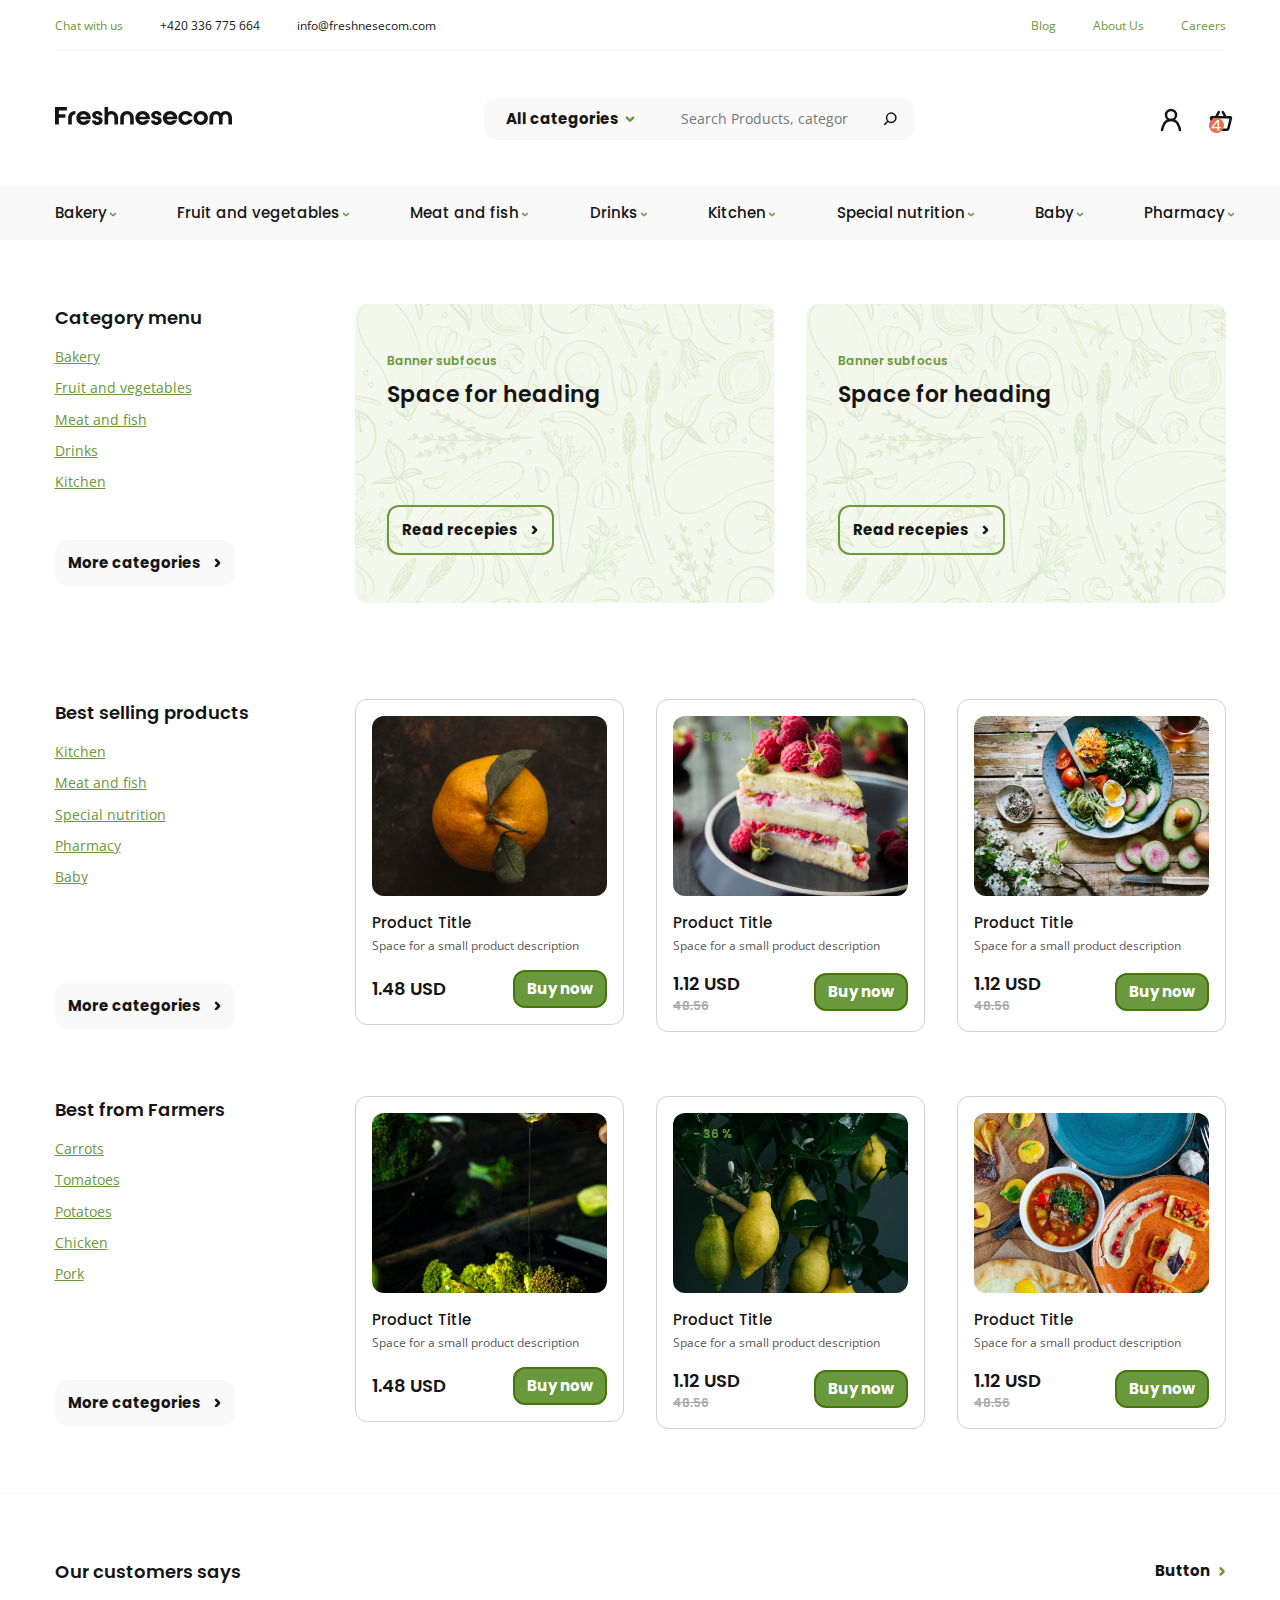
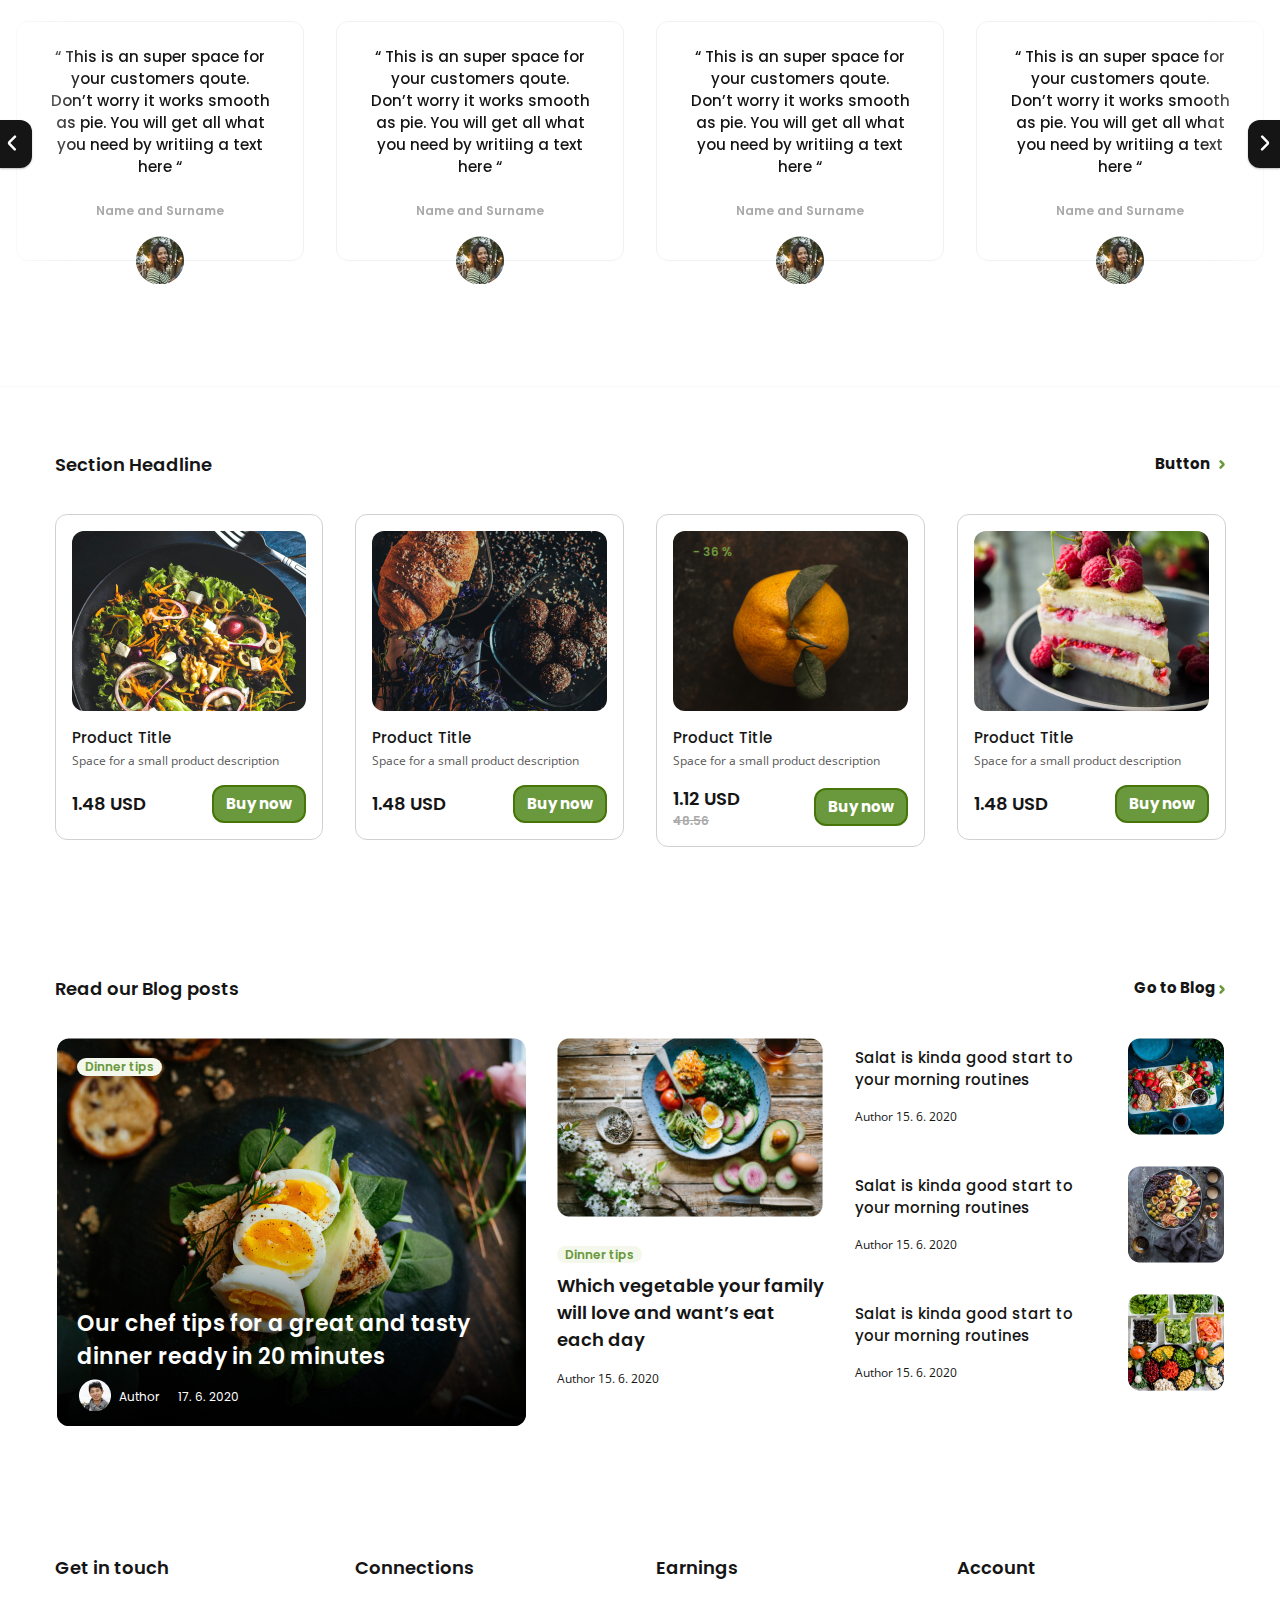
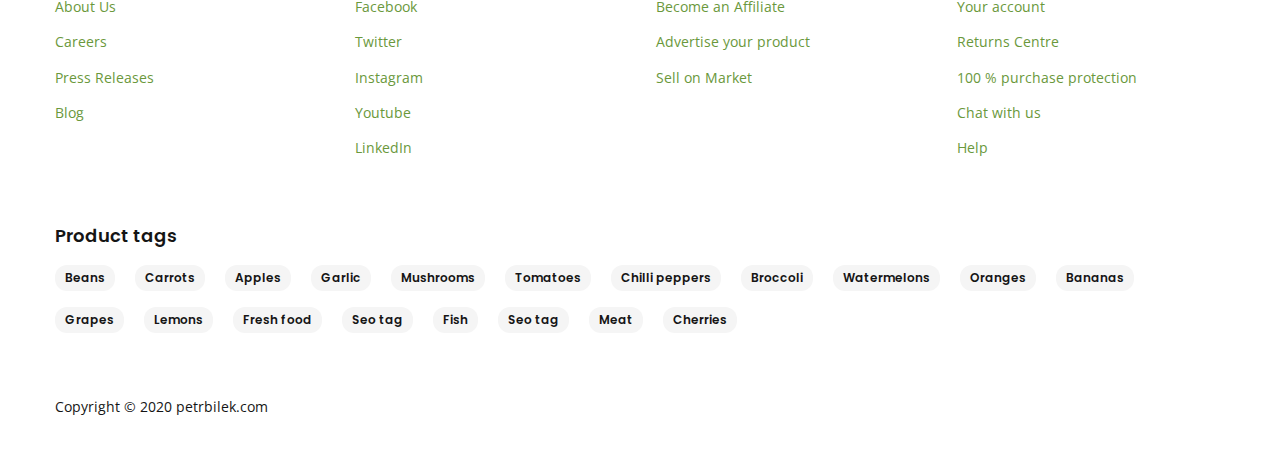
<file: index.html>
<!DOCTYPE html>
<html lang="en">

<head>
  <meta charset="UTF-8">
  <meta http-equiv="X-UA-Compatible" content="IE=edge">
  <meta name="viewport" content="width=device-width, initial-scale=1.0">
  <title>Freshnesecom</title>
  <link href="https://cdn.jsdelivr.net/npm/bootstrap@5.1.3/dist/css/bootstrap.min.css" rel="stylesheet" integrity="sha384-1BmE4kWBq78iYhFldvKuhfTAU6auU8tT94WrHftjDbrCEXSU1oBoqyl2QvZ6jIW3" crossorigin="anonymous">
  <link href='https://unpkg.com/boxicons@2.0.9/css/boxicons.min.css' rel='stylesheet'>
  <link rel="stylesheet" href="css/flexboxgrid.min.css">
  <link rel="stylesheet" href="css/main.min.css">
</head>

<body>
  <div class="wrapper">
    <!-- mainheader -->
    <section id="site-header">
      <!-- <div class="site-header__shopcard shopcard">
        <div class="shopcard__container container">
          <div class="shopcard__all">
            <div class="shopcard__translete">
              <header class="shopcard__header">
                <h2 class="shopcard__title">Shopping cart</h2>
                <button class="shopcard__btn" type="button"></button>
              </header>
              <div class="shopcard__block">
                <div class="shopcard__inner-block-min">
                  <div class="shopcard__img">
                  </div>
                  <ul class="shopcard__img-lst">
                    <li class="shopcard__img-item">Wishlist</li>
                    <li class="shopcard__img-item">Compare</li>
                    <li class="shopcard__img-item">Remove</li>
                  </ul>
                </div>
                <div class="shopcard__inner-block-max">
                  <h2 class="shopcard__inner-title">Product title</h2>
                  <div class="shopcard__texts-block">
                    <ul class="shopcard__grey-texts">
                      <li class="shopcard__grey-text">Farm:</li>
                      <li class="shopcard__grey-text">Freshness:</li>
                    </ul>
                    <ul class="shopcard__black-texts">
                      <li class="shopcard__black-text">Tharamis Farm</li>
                      <li class="shopcard__black-text">1 day old</li>
                    </ul>
                  </div>
                  <div class="shopcard__stars">
                    <i class="bx bxs-star"></i>
                    <i class="bx bxs-star"></i>
                    <i class="bx bxs-star"></i>
                    <i class="bx bxs-star"></i>
                    <i class="bx bxs-star"></i>
                  </div>
                  <div class="shopcard__prises">
                    <div class="shopcard__all-prise">
                      <h4 class="shopcard__price">36.99 USD</h4>
                      <span class="shopcard__grey-price">48.56 USD</span>
                    </div>
                    <button class="shopcard__button"><span class="shopcard__button-span">1 pcs | </span>Pcs</button>
                  </div>
                </div>
              </div>
              <div class="shopcard__content">
                <p class="shopcard__content-sub-title">Subtotal</p>
                <h3 class="shopcard__content-title">73.98 USD</h3>
                <div class="shopcard__content-btns">
                  <p class="shopcard__content-text">Continue shopping</p>
                  <a class="shopcard__content-btn" href="#">Go to Checkout</a>
                </div>
              </div>
            </div>
          </div>
        </div>
      </div> -->
      <header class="site-header__all">
        <div class="site-header__container container">
          <div class="site-header__top top">
            <div class="top__elements top__el1">
              <a class="top__links" href="#">Chat with us</a>
              <a class="top__tel" href="tel:+420336775664">+420 336 775 664</a>
              <span class="top__email"><a class="top__tel"
                  href="mailto:info@freshnesecom.com">info@freshnesecom.com</a></span>
            </div>
            <div class="top__elements  top__el2">
              <a class="top__links" href="blog.html">Blog</a>
              <a class="top__links" href="#">About Us</a>
              <a class="top__links" href="#">Careers</a>
            </div>
            <div class="top__menu">
              <div class="top__bag">
                <div class="search__users">
                  <a class="search__user" href="#"></a>
                  <a class="search__bag" data-bs-toggle="offcanvas" data-bs-target="#offcanvasRight" aria-controls="offcanvasRight" href="#"></a>
                </div>
                  <div class="offcanvas offcanvas-end" tabindex="-1" id="offcanvasRight" aria-labelledby="offcanvasRightLabel">
                    <div class="offcanvas-header">
                      <h5 id="offcanvasRightLabel">shopcard</h5>
                      <button type="button" class="btn-close text-reset" data-bs-dismiss="offcanvas" aria-label="Close"></button>
                    </div>
                    <div class="offcanvas-body">
                      <div class="info-card__block-all">
                        <div class="info-card__inner-min-block info-min">
                          <div class="info-min__img">
    
                          </div>
                          <p class="info-min__text">Wishlist</p>
                          <p class="info-min__text">Compare</p>
                          <p class="info-min__text">Remove</p>
                        </div>
                        <div class="info-card__inner-block info-big">
                          <h4 class="info-big__title">Product title</h4>
                          <div class="info-big__block">
                            <div>
                              <p class="info-big__grey">Farm:</p>
                              <p class="info-big__grey">Freshness:</p>
                            </div>
                            <div>
                              <p class="info-big__black">Tharamis Farm</p>
                              <p class="info-big__black">1 day old</p>
                            </div>
                          </div>
                          <ul class="info-big__list">
                            <li class="info-big__item"><i class="bx bxs-star"></i></li>
                            <li class="info-big__item"><i class="bx bxs-star"></i></li>
                            <li class="info-big__item"><i class="bx bxs-star"></i></li>
                            <li class="info-big__item"><i class="bx bxs-star"></i></li>
                            <li class="info-big__item"><i class="bx bxs-star"></i></li>
                          </ul>
                          <div class="info-big__btns">
                            <div>
                              <h4 class="info-big__prise">36.99 USD</h4>
                              <span class="info-big__span">48.56 USD</span>
                            </div>
                            <button class="info-big__btn"><span class="info-big__btn-span">1pcs |</span> Pcs</button>
                          </div>
                        </div>
                      </div>
                      <div class="info-card__block-all">
                        <div class="info-card__inner-min-block info-min">
                          <div class="info-min__img">
    
                          </div>
                          <p class="info-min__text">Wishlist</p>
                          <p class="info-min__text">Compare</p>
                          <p class="info-min__text">Remove</p>
                        </div>
                        <div class="info-card__inner-block info-big">
                          <h4 class="info-big__title">Product title</h4>
                          <div class="info-big__block">
                            <div>
                              <p class="info-big__grey">Farm:</p>
                              <p class="info-big__grey">Freshness:</p>
                            </div>
                            <div>
                              <p class="info-big__black">Tharamis Farm</p>
                              <p class="info-big__black">1 day old</p>
                            </div>
                          </div>
                          <ul class="info-big__list">
                            <li class="info-big__item"><i class="bx bxs-star"></i></li>
                            <li class="info-big__item"><i class="bx bxs-star"></i></li>
                            <li class="info-big__item"><i class="bx bxs-star"></i></li>
                            <li class="info-big__item"><i class="bx bxs-star"></i></li>
                            <li class="info-big__item"><i class="bx bxs-star"></i></li>
                          </ul>
                          <div class="info-big__btns">
                            <div>
                              <h4 class="info-big__prise">36.99 USD</h4>
                              <span class="info-big__span">48.56 USD</span>
                            </div>
                            <button class="info-big__btn"><span class="info-big__btn-span">1pcs |</span> Pcs</button>
                          </div>
                        </div>
                      </div>
                    </div>
                  </div>
              </div>
              <button type="button" class="top__btn"><i class='bx bx-menu'></i></button>
            </div>
          </div>
          <div class="site-header__search search">
            <a class="search__logo" href="index.html">
              <img src="./img/logo.svg" alt="logo">
            </a>
            <form class="search__form" action="#" method="post">
              <ul class="search__list">
                <li class="search__drop"><button class="search__buton">All categories </button></li>
                <li class="search__item search--item1"><a class="search__link" href="#">Bakery</a></li>
                <li class="search__item search--item2"><a class="search__link" href="#">Meat</a></li>
              </ul>
              <label><input class="search__input" required type="search" placeholder="Search Products, categories ..."></label>
              <button type="submit" class="search__btn"></button>
            </form>
            <div class="search__users">
              <a class="search__user" href="#"></a>
              <a class="search__bag" href="#"></a>
            </div>
          </div>
        </div>
        <nav class="site-header__nav nav">
          <div class="nav__container container">
            <div class="nav__all">
              <div class="nav__over">
                <ul class="nav__list">
                  <li class="nav__item">
                    <a class="nav__link" href="#">Bakery</a>
                    <ul class="nav__drop">
                      <li class="nav__drop-item"><a class="nav__drop-link" href="#">Bakery</a></li>
                      <li class="nav__drop-item"><a class="nav__drop-link" href="#">Meat</a></li>
                      <li class="nav__drop-item"><a class="nav__drop-link" href="#">fish</a></li>
                      <li class="nav__drop-item"><a class="nav__drop-link" href="#">Drinks</a></li>
                    </ul>
                  </li>
                  <li class="nav__item">
                    <a class="nav__link" href="vechtbl.html">Fruit and vegetables</a>
                    <ul class="nav__drop">
                      <li class="nav__drop-item"><a class="nav__drop-link" href="#">Bakery</a></li>
                      <li class="nav__drop-item"><a class="nav__drop-link" href="#">Meat</a></li>
                      <li class="nav__drop-item"><a class="nav__drop-link" href="#">fish</a></li>
                      <li class="nav__drop-item"><a class="nav__drop-link" href="#">Drinks</a></li>
                    </ul>
                  </li>
                  <li class="nav__item">
                    <a class="nav__link" href="#">Meat and fish</a>
                    <ul class="nav__drop">
                      <li class="nav__drop-item"><a class="nav__drop-link" href="#">Bakery</a></li>
                      <li class="nav__drop-item"><a class="nav__drop-link" href="#">Meat</a></li>
                      <li class="nav__drop-item"><a class="nav__drop-link" href="#">fish</a></li>
                      <li class="nav__drop-item"><a class="nav__drop-link" href="#">Drinks</a></li>
                    </ul>
                  </li>
                  <li class="nav__item">
                    <a class="nav__link" href="#">Drinks</a>
                    <ul class="nav__drop">
                      <li class="nav__drop-item"><a class="nav__drop-link" href="#">Bakery</a></li>
                      <li class="nav__drop-item"><a class="nav__drop-link" href="#">Meat</a></li>
                      <li class="nav__drop-item"><a class="nav__drop-link" href="#">fish</a></li>
                      <li class="nav__drop-item"><a class="nav__drop-link" href="#">Drinks</a></li>
                    </ul>
                  </li>
                  <li class="nav__item">
                    <a class="nav__link" href="#">Kitchen</a>
                    <ul class="nav__drop">
                      <li class="nav__drop-item"><a class="nav__drop-link" href="#">Bakery</a></li>
                      <li class="nav__drop-item"><a class="nav__drop-link" href="#">Meat</a></li>
                      <li class="nav__drop-item"><a class="nav__drop-link" href="#">fish</a></li>
                      <li class="nav__drop-item"><a class="nav__drop-link" href="#">Drinks</a></li>
                    </ul>
                  </li>
                  <li class="nav__item">
                    <a class="nav__link" href="#">Special nutrition</a>
                    <ul class="nav__drop">
                      <li class="nav__drop-item"><a class="nav__drop-link" href="#">Bakery</a></li>
                      <li class="nav__drop-item"><a class="nav__drop-link" href="#">Meat</a></li>
                      <li class="nav__drop-item"><a class="nav__drop-link" href="#">fish</a></li>
                      <li class="nav__drop-item"><a class="nav__drop-link" href="#">Drinks</a></li>
                    </ul>
                  </li>
                  <li class="nav__item">
                    <a class="nav__link" href="#">Baby</a>
                    <ul class="nav__drop">
                      <li class="nav__drop-item"><a class="nav__drop-link" href="#">Bakery</a></li>
                      <li class="nav__drop-item"><a class="nav__drop-link" href="#">Meat</a></li>
                      <li class="nav__drop-item"><a class="nav__drop-link" href="#">fish</a></li>
                      <li class="nav__drop-item"><a class="nav__drop-link" href="#">Drinks</a></li>
                    </ul>
                  </li>
                  <li class="nav__item">
                    <a class="nav__link" href="#">Pharmacy</a>
                    <ul class="nav__drop nav--drop">
                      <li class="nav__drop-item"><a class="nav__drop-link" href="#">Bakery</a></li>
                      <li class="nav__drop-item"><a class="nav__drop-link" href="#">Meat</a></li>
                      <li class="nav__drop-item"><a class="nav__drop-link" href="#">fish</a></li>
                      <li class="nav__drop-item"><a class="nav__drop-link" href="#">Drinks</a></li>
                    </ul>
                  </li>
                </ul>
                <div class="nav__form">
                  <span class="top__tele"><a class="top__tel" href="tel:+420336775664">+420 336 775 664</a></span>
                  <span class="top__emaill"><a class="top__tell"
                      href="mailto:info@freshnesecom.com">info@freshnesecom.com</a></span>
                </div>
              </div>
            </div>
          </div>
        </nav>
      </header>
    </section>
    <!-- hero -->
    <section id="hero">
      <div class="hero__container container">
        <div class="hero__row row">
          <div class="hero__elements col-md-3 col-xs-12">
            <div class="hero__content">
              <div class="hero__content-el">
                <h3 class="hero__card-title">Category menu</h3>
                <ul class="hero__list">
                  <li class="hero__item"><a class="hero__link" href="#">Bakery</a></li>
                  <li class="hero__item"><a class="hero__link" href="#">Fruit and vegetables</a></li>
                  <li class="hero__item"><a class="hero__link" href="#">Meat and fish</a></li>
                  <li class="hero__item"><a class="hero__link" href="#">Drinks</a></li>
                  <li class="hero__item"><a class="hero__link" href="#">Kitchen</a></li>
                </ul>
                <a class="hero__btn" href="#">More categories</a>
              </div>
            </div>
          </div>
          <div class="hero__elements col-md-9 col-xs-12">
            <div class="hero__content row">
              <div class="hero__cards col-sm-6 col-xs-12">
                <div class="hero__card">
                  <p class="hero__text">Banner subfocus</p>
                  <h3 class="hero__title">Space for heading</h3>
                  <a class="hero__btn card--btn" href="#">Read recepies</a>
                </div>
              </div>
              <div class="hero__cards col-sm-6 col-xs-12">
                <div class="hero__card">
                  <p class="hero__text">Banner subfocus</p>
                  <h3 class="hero__title">Space for heading</h3>
                  <a class="hero__btn card--btn" href="#">Read recepies</a>
                </div>
              </div>
            </div>
          </div>
        </div>
      </div>
    </section>
    <main>
      <!-- product -->
      <section id="product">
        <div class="products__container container">
          <div class="products__row row">
            <div class="products__item col-lg-3 col-xs-12">
              <div class="products__elementss text-c">
                <h3 class="hero__card-title">Best selling products</h3>
                <ul class="hero__list products--lst">
                  <li class="hero__item"><a class="hero__link" href="#">Kitchen</a></li>
                  <li class="hero__item"><a class="hero__link" href="#">Meat and fish</a></li>
                  <li class="hero__item"><a class="hero__link" href="#">Special nutrition</a></li>
                  <li class="hero__item"><a class="hero__link" href="#">Pharmacy</a></li>
                  <li class="hero__item"><a class="hero__link" href="#">Baby</a></li>
                </ul>
                <a class="hero__btn products__link" href="#">More categories</a>
              </div>
            </div>
            <div class="products__item col-xs-12 col-lg-3 col-md-4 col-sm-4">
              <div class="products__elements">
                <div class="products__img"><img class="product__img" src="./img/pro1.png" alt="img"></div>
                <h2 class="products__title">Product Title</h2>
                <p class="products__text">Space for a small product description </p>
                <div class="products__prises">
                  <span class="products__prise">1.48 USD</span>
                  <a class="products__btn" href="detail.html">Buy now</a>
                </div>
              </div>
            </div>
            <div class="products__item col-xs-12 col-lg-3 col-md-4 col-sm-4">
              <div class="products__elements">
                <div class="products__img"><img class="product__img" src="./img/pro2.png" alt="img"><span class="products__sale">- 36 %</span></div>
                <h2 class="products__title">Product Title</h2>
                <p class="products__text">Space for a small product description </p>
                <div class="products__prises">
                  <div class="products__pris">
                    <span class="products__prise">1.12 USD</span>
                    <span class="products__sales">48.56</span>
                  </div>
                  <a class="products__btn" href="detail.html">Buy now</a>
                </div>
              </div>
            </div>
            <div class="products__item col-xs-12 col-lg-3 col-md-4 col-sm-4">
              <div class="products__elements">
                <div class="products__img"><img class="product__img" src="./img/pro3.png" alt="img"><span class="products__sale">- 36 %</span></div>
                <h2 class="products__title">Product Title</h2>
                <p class="products__text">Space for a small product description </p>
                <div class="products__prises">
                  <div class="products__pris">
                    <span class="products__prise">1.12 USD</span>
                    <span class="products__sales">48.56</span>
                  </div>
                  <a class="products__btn" href="detail.html">Buy now</a>
                </div>
              </div>
            </div>
          </div>
        </div>
      </section>
      <!-- products -->
      <section id="products">
        <div class="products__container container">
          <div class="products__row row">
            <div class="products__item col-lg-3 col-xs-12">
              <div class="products__elementss text-c">
                <h3 class="hero__card-title">Best from Farmers</h3>
                <ul class="hero__list products--lst">
                  <li class="hero__item"><a class="hero__link" href="#">Carrots</a></li>
                  <li class="hero__item"><a class="hero__link" href="#">Tomatoes</a></li>
                  <li class="hero__item"><a class="hero__link" href="#">Potatoes</a></li>
                  <li class="hero__item"><a class="hero__link" href="#">Chicken</a></li>
                  <li class="hero__item"><a class="hero__link" href="#">Pork</a></li>
                </ul>
                <a class="hero__btn products__link" href="#">More categories</a>
              </div>
            </div>
            <div class="products__item col-xs-12 col-lg-3 col-md-4 col-sm-4">
              <div class="products__elements">
                <div class="products__img"><img class="product__img" src="./img/pro4.png" alt="img"></div>
                <h2 class="products__title">Product Title</h2>
                <p class="products__text">Space for a small product description </p>
                <div class="products__prises">
                  <span class="products__prise">1.48 USD</span>
                  <a class="products__btn" href="detail.html">Buy now</a>
                </div>
              </div>
            </div>
            <div class="products__item col-xs-12 col-lg-3 col-md-4 col-sm-4">
              <div class="products__elements">
                <div class="products__img"><img class="product__img" src="./img/pro5.png" alt="img"><span class="products__sale">- 36 %</span></div>
                <h2 class="products__title">Product Title</h2>
                <p class="products__text">Space for a small product description </p>
                <div class="products__prises">
                  <div class="products__pris">
                    <span class="products__prise">1.12 USD</span>
                    <span class="products__sales">48.56</span>
                  </div>
                  <a class="products__btn" href="detail.html">Buy now</a>
                </div>
              </div>
            </div>
            <div class="products__item col-xs-12 col-lg-3 col-md-4 col-sm-4">
              <div class="products__elements">
                <div class="products__img"><img class="product__img" src="./img/pro6.png" alt="img"><span class="products__sale">- 36 %</span></div>
                <h2 class="products__title">Product Title</h2>
                <p class="products__text">Space for a small product description </p>
                <div class="products__prises">
                  <div class="products__pris">
                    <span class="products__prise">1.12 USD</span>
                    <span class="products__sales">48.56</span>
                  </div>
                  <a class="products__btn" href="detail.html">Buy now</a>
                </div>
              </div>
            </div>
          </div>
        </div>
      </section>
      <!-- costmers -->
      <section id="costmers">
        <div class="costmers__all">
          <div class="costmers__container container">
            <h3 class="hero__card-title costmers--title">Our customers says</h3>
            <button class="costmers__btn">Button</button>
          </div>
          <div class="costmers__left"></div>
          <div class="costmers__right"></div>
          <div class="costmers__row">
            <div class="costmers__item">
              <p class="costmers__text">“ This is an super space for your customers qoute. Don’t worry it works smooth
                as pie. You will get all what you need by writiing a text here “</p>
              <span class="costmers__name">Name and Surname</span>
            </div>
            <div class="costmers__item">
              <p class="costmers__text">“ This is an super space for your customers qoute. Don’t worry it works smooth
                as pie. You will get all what you need by writiing a text here “</p>
              <span class="costmers__name">Name and Surname</span>
            </div>
            <div class="costmers__item">
              <p class="costmers__text">“ This is an super space for your customers qoute. Don’t worry it works smooth
                as pie. You will get all what you need by writiing a text here “</p>
              <span class="costmers__name">Name and Surname</span>
            </div>
            <div class="costmers__item">
              <p class="costmers__text">“ This is an super space for your customers qoute. Don’t worry it works smooth
                as pie. You will get all what you need by writiing a text here “</p>
              <span class="costmers__name">Name and Surname</span>
            </div>
            <div class="costmers__item">
              <p class="costmers__text">“ This is an super space for your customers qoute. Don’t worry it works smooth
                as pie. You will get all what you need by writiing a text here “</p>
              <span class="costmers__name">Name and Surname</span>
            </div>
            <div class="costmers__item">
              <p class="costmers__text">“ This is an super space for your customers qoute. Don’t worry it works smooth
                as pie. You will get all what you need by writiing a text here “</p>
              <span class="costmers__name">Name and Surname</span>
            </div>
            <div class="costmers__item">
              <p class="costmers__text">“ This is an super space for your customers qoute. Don’t worry it works smooth
                as pie. You will get all what you need by writiing a text here “</p>
              <span class="costmers__name">Name and Surname</span>
            </div>
            <div class="costmers__item">
              <p class="costmers__text">“ This is an super space for your customers qoute. Don’t worry it works smooth
                as pie. You will get all what you need by writiing a text here “</p>
              <span class="costmers__name">Name and Surname</span>
            </div>
          </div>
        </div>
      </section>
      <!-- head-line -->
      <section id="head-line">
        <div class="costmers__container container">
          <h3 class="hero__card-title costmers--title">Section Headline</h3>
          <button class="costmers__btn">Button</button>
        </div>
        <div class="head-line__container container">
          <div class="head-line__row row">
            <div class="products__item col-xs-12 col-sm-6 col-md-3 col-lg-3">
              <div class="products__elements head-line--el">
                <div class="products__img"><img class="product__img" src="./img/pro7.png" alt=""></div>
                <h2 class="products__title">Product Title</h2>
                <p class="products__text">Space for a small product description </p>
                <div class="products__prises">
                  <span class="products__prise">1.48 USD</span>
                  <a class="products__btn" href="detail.html">Buy now</a>
                </div>
              </div>
            </div>
            <div class="products__item col-xs-12 col-sm-6 col-md-3 col-lg-3">
              <div class="products__elements head-line--el">
                <div class="products__img"><img class="product__img" src="./img/pro8.png" alt=""></div>
                <h2 class="products__title">Product Title</h2>
                <p class="products__text">Space for a small product description </p>
                <div class="products__prises">
                  <span class="products__prise">1.48 USD</span>
                  <a class="products__btn" href="detail.html">Buy now</a>
                </div>
              </div>
            </div>
            <div class="products__item col-xs-12 col-sm-6 col-md-3 col-lg-3">
              <div class="products__elements head-line--el">
                <div class="products__img"><img class="product__img" src="./img/pro1.png" alt=""><span class="products__sale">- 36 %</span></div>
                <h2 class="products__title">Product Title</h2>
                <p class="products__text">Space for a small product description </p>
                <div class="products__prises">
                  <div class="products__pris">
                    <span class="products__prise">1.12 USD</span>
                    <span class="products__sales">48.56</span>
                  </div>
                  <a class="products__btn" href="detail.html">Buy now</a>
                </div>
              </div>
            </div>
            <div class="products__item col-xs-12 col-sm-6 col-md-3 col-lg-3">
              <div class="products__elements head-line--el">
                <div class="products__img"><img class="product__img" src="./img/pro2.png" alt="img"></div>
                <h2 class="products__title">Product Title</h2>
                <p class="products__text">Space for a small product description </p>
                <div class="products__prises">
                  <span class="products__prise">1.48 USD</span>
                  <a class="products__btn" href="detail.html">Buy now</a>
                </div>
              </div>
            </div>
          </div>
        </div>
      </section>
      <!-- Blog -->
      <section id="blog">
        <div class="blog__container container">
          <div class="costmers__container">
            <h3 class="hero__card-title costmers--title">Read our Blog posts</h3>
            <a href="product.html" class="costmers__btn">Go to Blog</a>
          </div>
          <div class="blog__row">
            <div class="blog__big-c">
              <div class="blog__liner">
                <span class="blog__sub-title">Dinner tips</span>
                <div class="blog__element">
                  <h3 class="blog__title">Our chef tips for a great and tasty dinner ready in 20 minutes</h3>
                  <span class="blog__times">
                    Author
                    <time class="blog__time" datetime="2021-10-23">17. 6. 2020</time>
                  </span>
                </div>
              </div>
            </div>
            <div class="blog__small">
              <div class="blog__exsmal-c">
                <div class="blog__eimg">
                  <img src="./img/blogimg.jpg" alt="blog">
                </div>
                <span class="blog__sub-title">Dinner tips</span>
                <h2 class="blog__inner-title">Which vegetable your family will love and want’s eat each day</h2>
                <time class="blog__etime" datetime="2021-10-23"><span>Author</span> 15. 6. 2020</time>
              </div>
              <div class="blog__smal-c">
                <ul class="blog__list">
                  <li class="blog__item">
                    <div class="blog__content">
                      <p class="blog__text">Salat is kinda good start to your morning routines</p>
                      <time class="blog__etime" datetime="2021-10-23"><span>Author</span> 15. 6. 2020</time>
                    </div>
                    <div class="blog__img">
                      <img src="./img/food1.jpg" alt="food">
                    </div>
                  </li>
                  <li class="blog__item">
                    <div class="blog__content">
                      <p class="blog__text">Salat is kinda good start to your morning routines</p>
                      <time class="blog__etime" datetime="2021-10-23"><span>Author</span> 15. 6. 2020</time>
                    </div>
                    <div class="blog__img">
                      <img src="./img/food2.jpg" alt="food">
                    </div>
                  </li>
                  <li class="blog__item">
                    <div class="blog__content">
                      <p class="blog__text">Salat is kinda good start to your morning routines</p>
                      <time class="blog__etime" datetime="2021-10-23"><span>Author</span> 15. 6. 2020</time>
                    </div>
                    <div class="blog__img">
                      <img src="./img/food3.jpg" alt="food">
                    </div>
                  </li>
                </ul>
              </div>
            </div>
          </div>
        </div>
      </section>
    </main>
  </div>
  <footer id="site-footer">
    <div class="site-footer__container container">
      <div class="site-footer__link-block link-block">
        <div class="link-block__row row">
          <div class="link-block__elements col-xs-6 col-sm-3 col-md-3 col-lg-3">
            <div class="link-block__block">
              <h3 class="link-block__title">Get in touch</h3>
              <ul class="link-block__list">
                <li class="link-block__item"><a class="link-block__link" href="#">About Us</a></li>
                <li class="link-block__item"><a class="link-block__link" href="#">Careers</a></li>
                <li class="link-block__item"><a class="link-block__link" href="#">Press Releases</a></li>
                <li class="link-block__item"><a class="link-block__link" href="#">Blog</a></li>
              </ul>
            </div>
          </div>
          <div class="link-block__elements col-xs-6 col-sm-3 col-md-3 col-lg-3">
            <div class="link-block__block">
              <h3 class="link-block__title">Connections</h3>
              <ul class="link-block__list">
                <li class="link-block__item"><a class="link-block__link" target="_blank" href="#">Facebook</a></li>
                <li class="link-block__item"><a class="link-block__link" target="_blank" href="#">Twitter</a></li>
                <li class="link-block__item"><a class="link-block__link" target="_blank" href="#">Instagram</a></li>
                <li class="link-block__item"><a class="link-block__link" target="_blank" href="#">Youtube</a></li>
                <li class="link-block__item"><a class="link-block__link" target="_blank" href="#">LinkedIn</a></li>
              </ul>
            </div>
          </div>
          <div class="link-block__elements col-xs-6 col-sm-3 col-md-3 col-lg-3">
            <div class="link-block__block">
              <h3 class="link-block__title">Earnings</h3>
              <ul class="link-block__list">
                <li class="link-block__item"><a class="link-block__link" href="#">Become an Affiliate</a></li>
                <li class="link-block__item"><a class="link-block__link" href="#">Advertise your product</a></li>
                <li class="link-block__item"><a class="link-block__link" href="#">Sell on Market</a></li>
              </ul>
            </div>
          </div>
          <div class="link-block__elements col-xs-6 col-sm-3 col-md-3 col-lg-3">
            <div class="link-block__block">
              <h3 class="link-block__title">Account</h3>
              <ul class="link-block__list">
                <li class="link-block__item"><a class="link-block__link" href="#">Your account</a></li>
                <li class="link-block__item"><a class="link-block__link" href="#">Returns Centre</a></li>
                <li class="link-block__item"><a class="link-block__link" href="#">100 % purchase protection</a></li>
                <li class="link-block__item"><a class="link-block__link" href="#">Chat with us</a></li>
                <li class="link-block__item"><a class="link-block__link" href="#">Help</a></li>
              </ul>
            </div>
          </div>
        </div>
      </div>
      <div class="site-footer__tag-block tag-block">
        <h3 class="link-block__title">Product tags</h3>
        <div class="tag-block__row">
          <a class="tag-block__link" href="#">Beans</a>
          <a class="tag-block__link" href="#">Carrots</a>
          <a class="tag-block__link" href="#">Apples</a>
          <a class="tag-block__link" href="#">Garlic</a>
          <a class="tag-block__link" href="#">Mushrooms</a>
          <a class="tag-block__link" href="#">Tomatoes</a>
          <a class="tag-block__link" href="#">Chilli peppers</a>
          <a class="tag-block__link" href="#">Broccoli</a>
          <a class="tag-block__link" href="#">Watermelons</a>
          <a class="tag-block__link" href="#">Oranges</a>
          <a class="tag-block__link" href="#">Bananas</a>
          <a class="tag-block__link" href="#">Grapes</a>
          <a class="tag-block__link" href="#">Lemons</a>
          <a class="tag-block__link" href="#">Fresh food</a>
          <a class="tag-block__link" href="#">Seo tag</a>
          <a class="tag-block__link" href="#">Fish</a>
          <a class="tag-block__link" href="#">Seo tag</a>
          <a class="tag-block__link" href="#">Meat</a>
          <a class="tag-block__link" href="#">Cherries</a>
        </div>
      </div>
      <p class="site-footer__text">Copyright © 2020 petrbilek.com</p>
    </div>
  </footer>
  <script src="https://cdn.jsdelivr.net/npm/bootstrap@5.1.3/dist/js/bootstrap.bundle.min.js" integrity="sha384-ka7Sk0Gln4gmtz2MlQnikT1wXgYsOg+OMhuP+IlRH9sENBO0LRn5q+8nbTov4+1p" crossorigin="anonymous"></script>
  <script src="./js/jquery.js"></script>
  <script src="./js/slick.min.js"></script>
  <script src="./js/script.js"></script>
  <script src="js/main.js"></script>
</body>

</html>
</file>
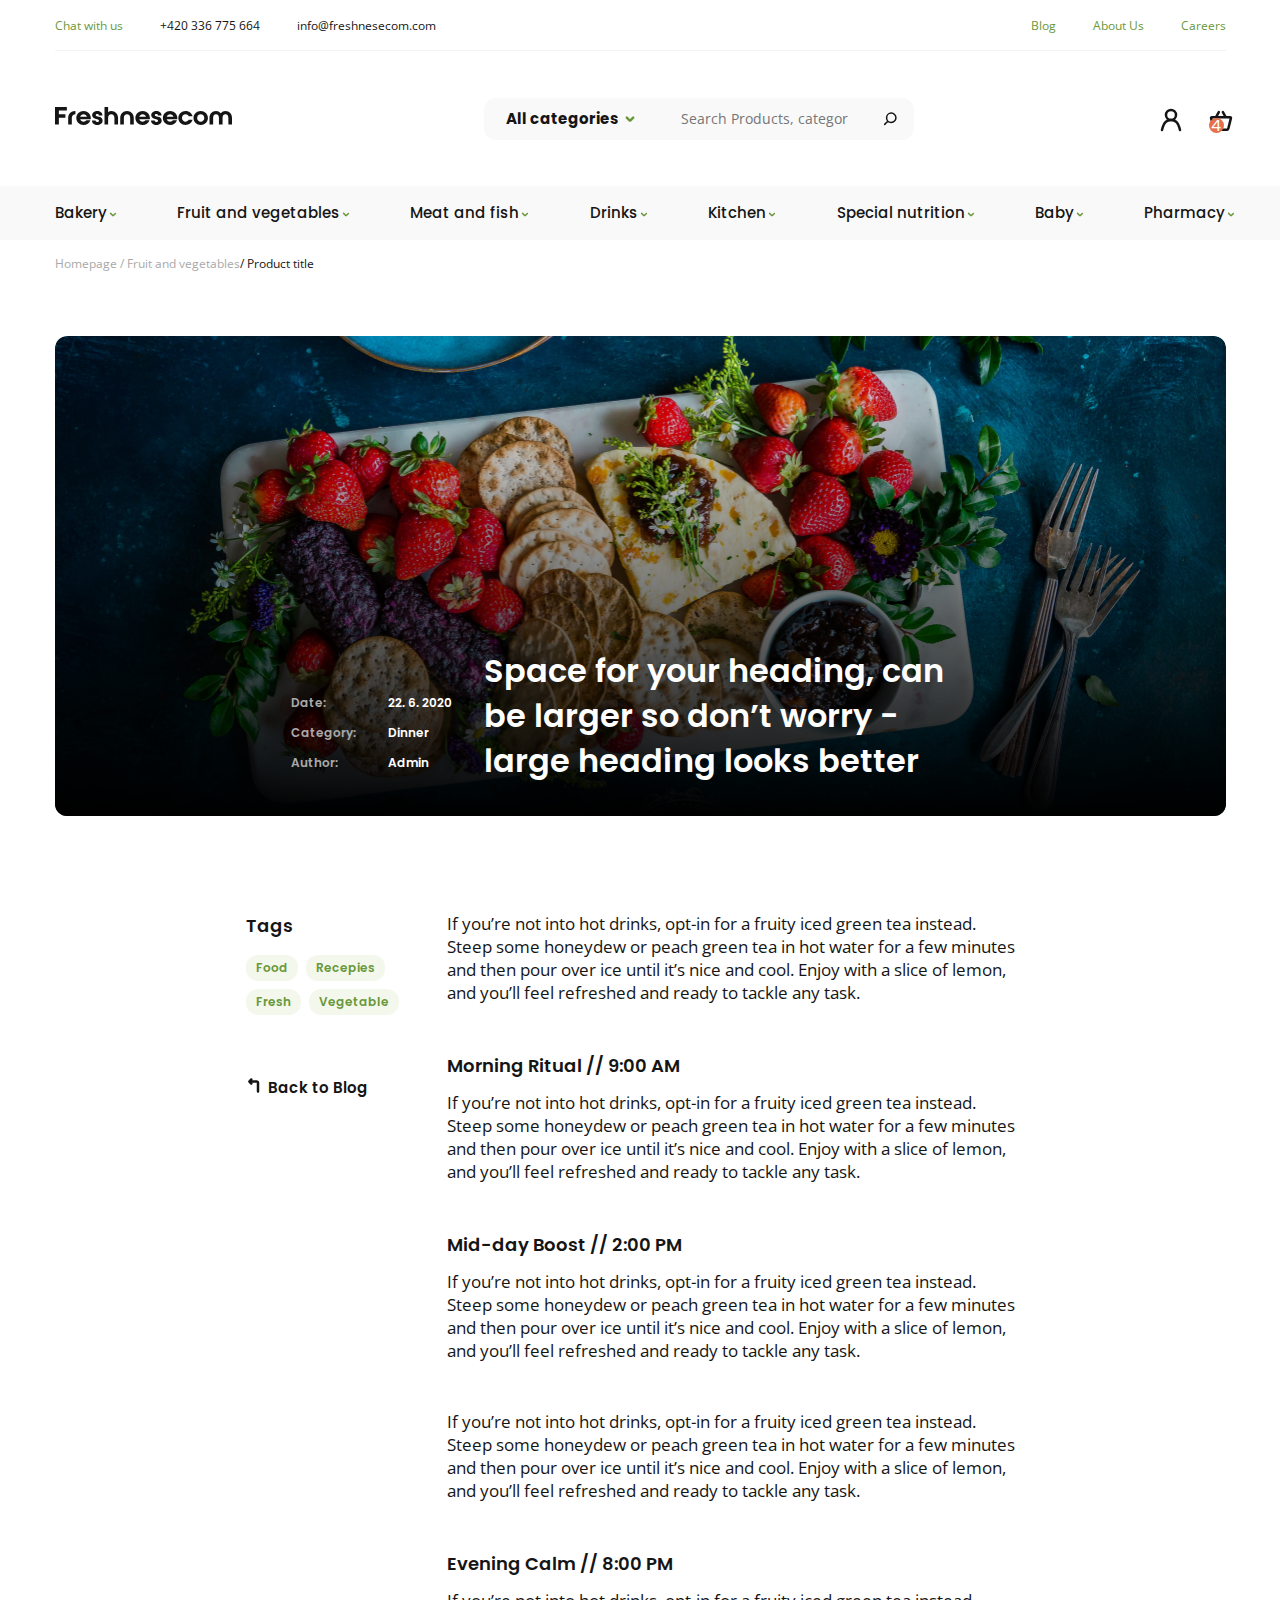
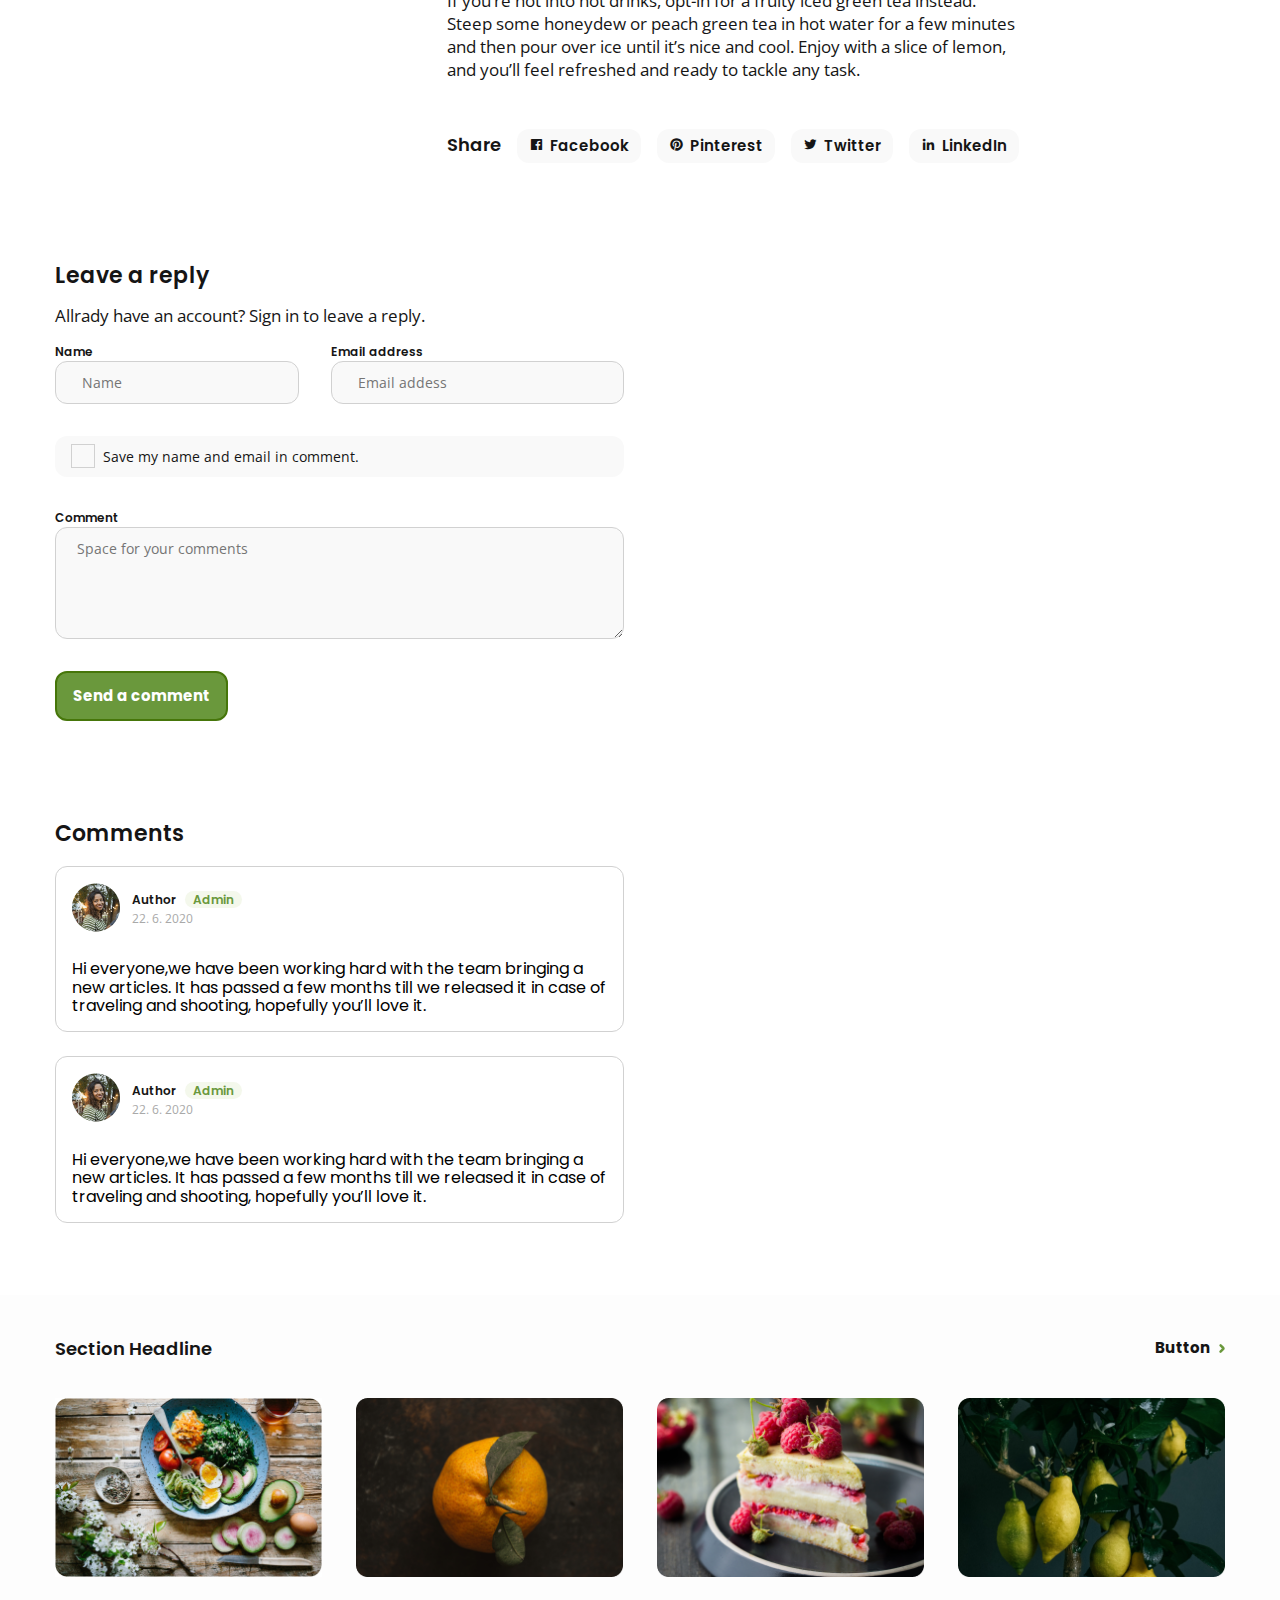
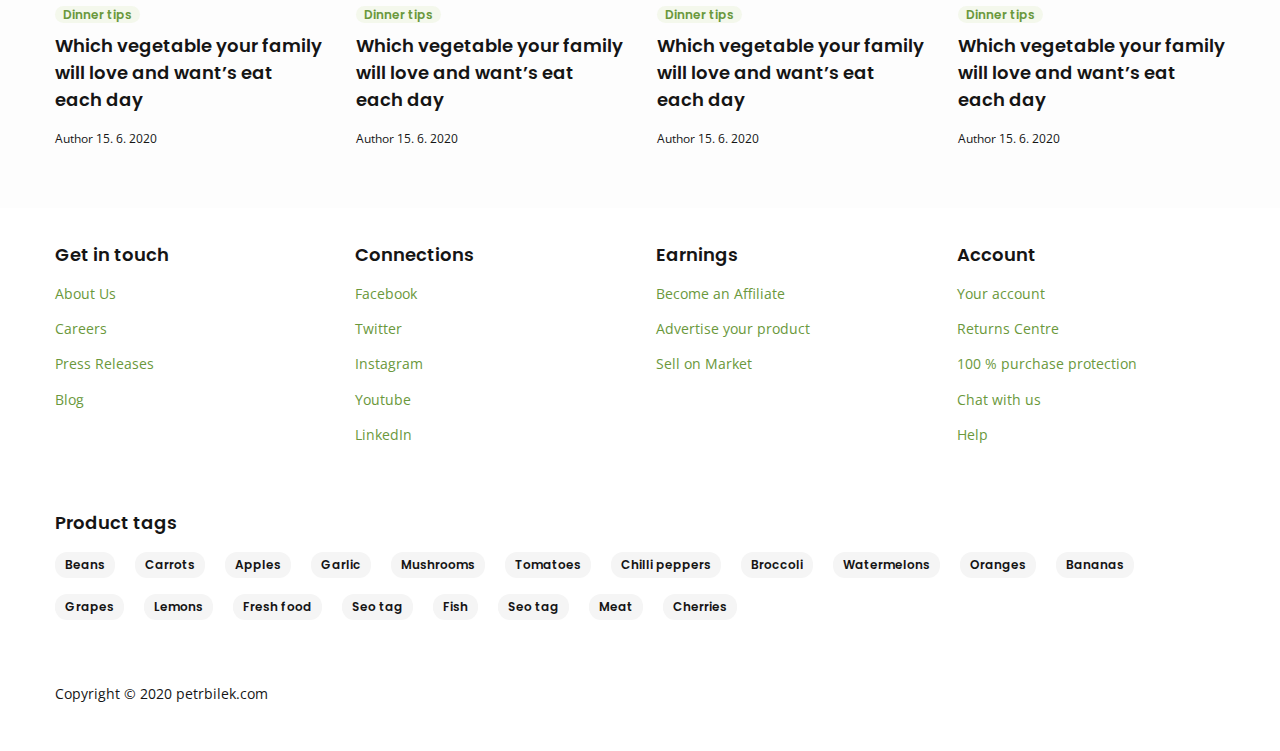
<file: blog.html>
<!DOCTYPE html>
<html lang="en">

<head>
  <meta charset="UTF-8">
  <meta http-equiv="X-UA-Compatible" content="IE=edge">
  <meta name="viewport" content="width=device-width, initial-scale=1.0">
  <title>Document</title>
  <link href="https://cdn.jsdelivr.net/npm/bootstrap@5.1.3/dist/css/bootstrap.min.css" rel="stylesheet"
    integrity="sha384-1BmE4kWBq78iYhFldvKuhfTAU6auU8tT94WrHftjDbrCEXSU1oBoqyl2QvZ6jIW3" crossorigin="anonymous">
  <link href='https://unpkg.com/boxicons@2.0.9/css/boxicons.min.css' rel='stylesheet'>
  <link rel="stylesheet" href="css/flexboxgrid.min.css">
  <link rel="stylesheet" href="css/main.min.css">
</head>

<body>
  <div class="wrapper">
    <section id="site-header">
      <header class="site-header__all">
        <div class="site-header__container container">
          <div class="site-header__top top">
            <div class="top__elements top__el1">
              <a class="top__links" href="#">Chat with us</a>
              <a class="top__tel" href="tel:+420336775664">+420 336 775 664</a>
              <span class="top__email"><a class="top__tel"
                  href="mailto:info@freshnesecom.com">info@freshnesecom.com</a></span>
            </div>
            <div class="top__elements  top__el2">
              <a class="top__links" href="blog.html">Blog</a>
              <a class="top__links" href="#">About Us</a>
              <a class="top__links" href="#">Careers</a>
            </div>
            <div class="top__menu">
              <div class="top__bag">
                <div class="search__users">
                  <a class="search__user" href="#"></a>
                  <a class="search__bag" data-bs-toggle="offcanvas" data-bs-target="#offcanvasRight" aria-controls="offcanvasRight" href="#"></a>
                </div>
                  <div class="offcanvas offcanvas-end" tabindex="-1" id="offcanvasRight" aria-labelledby="offcanvasRightLabel">
                    <div class="offcanvas-header">
                      <h5 id="offcanvasRightLabel">shopcard</h5>
                      <button type="button" class="btn-close text-reset" data-bs-dismiss="offcanvas" aria-label="Close"></button>
                    </div>
                    <div class="offcanvas-body">
                      <div class="info-card__block-all">
                        <div class="info-card__inner-min-block info-min">
                          <div class="info-min__img">
    
                          </div>
                          <p class="info-min__text">Wishlist</p>
                          <p class="info-min__text">Compare</p>
                          <p class="info-min__text">Remove</p>
                        </div>
                        <div class="info-card__inner-block info-big">
                          <h4 class="info-big__title">Product title</h4>
                          <div class="info-big__block">
                            <div>
                              <p class="info-big__grey">Farm:</p>
                              <p class="info-big__grey">Freshness:</p>
                            </div>
                            <div>
                              <p class="info-big__black">Tharamis Farm</p>
                              <p class="info-big__black">1 day old</p>
                            </div>
                          </div>
                          <ul class="info-big__list">
                            <li class="info-big__item"><i class="bx bxs-star"></i></li>
                            <li class="info-big__item"><i class="bx bxs-star"></i></li>
                            <li class="info-big__item"><i class="bx bxs-star"></i></li>
                            <li class="info-big__item"><i class="bx bxs-star"></i></li>
                            <li class="info-big__item"><i class="bx bxs-star"></i></li>
                          </ul>
                          <div class="info-big__btns">
                            <div>
                              <h4 class="info-big__prise">36.99 USD</h4>
                              <span class="info-big__span">48.56 USD</span>
                            </div>
                            <button class="info-big__btn"><span class="info-big__btn-span">1pcs |</span> Pcs</button>
                          </div>
                        </div>
                      </div>
                      <div class="info-card__block-all">
                        <div class="info-card__inner-min-block info-min">
                          <div class="info-min__img">
    
                          </div>
                          <p class="info-min__text">Wishlist</p>
                          <p class="info-min__text">Compare</p>
                          <p class="info-min__text">Remove</p>
                        </div>
                        <div class="info-card__inner-block info-big">
                          <h4 class="info-big__title">Product title</h4>
                          <div class="info-big__block">
                            <div>
                              <p class="info-big__grey">Farm:</p>
                              <p class="info-big__grey">Freshness:</p>
                            </div>
                            <div>
                              <p class="info-big__black">Tharamis Farm</p>
                              <p class="info-big__black">1 day old</p>
                            </div>
                          </div>
                          <ul class="info-big__list">
                            <li class="info-big__item"><i class="bx bxs-star"></i></li>
                            <li class="info-big__item"><i class="bx bxs-star"></i></li>
                            <li class="info-big__item"><i class="bx bxs-star"></i></li>
                            <li class="info-big__item"><i class="bx bxs-star"></i></li>
                            <li class="info-big__item"><i class="bx bxs-star"></i></li>
                          </ul>
                          <div class="info-big__btns">
                            <div>
                              <h4 class="info-big__prise">36.99 USD</h4>
                              <span class="info-big__span">48.56 USD</span>
                            </div>
                            <button class="info-big__btn"><span class="info-big__btn-span">1pcs |</span> Pcs</button>
                          </div>
                        </div>
                      </div>
                    </div>
                  </div>
              </div>
              <button type="button" class="top__btn"><i class='bx bx-menu'></i></button>
            </div>
          </div>
          <div class="site-header__search search">
            <a class="search__logo" href="index.html">
              <img src="./img/logo.svg" alt="logo">
            </a>
            <form class="search__form" action="#" method="post">
              <ul class="search__list">
                <li class="search__drop"><button class="search__buton">All categories </button></li>
                <li class="search__item search--item1"><a class="search__link" href="#">Bakery</a></li>
                <li class="search__item search--item2"><a class="search__link" href="#">Meat</a></li>
              </ul>
              <label><input class="search__input" type="search" required placeholder="Search Products, categories ..."></label>
              <button type="submit" class="search__btn"></button>
            </form>
            <div class="search__users">
              <a class="search__user" href="#"></a>
              <a class="search__bag" href="#"></a>
            </div>
          </div>
        </div>
        <nav class="site-header__nav nav">
          <div class="nav__container container">
            <div class="nav__all">
              <div class="nav__over">
                <ul class="nav__list">
                  <li class="nav__item">
                    <a class="nav__link" href="index.html">Bakery</a>
                    <ul class="nav__drop">
                      <li class="nav__drop-item"><a class="nav__drop-link" href="#">Bakery</a></li>
                      <li class="nav__drop-item"><a class="nav__drop-link" href="#">Meat</a></li>
                      <li class="nav__drop-item"><a class="nav__drop-link" href="#">fish</a></li>
                      <li class="nav__drop-item"><a class="nav__drop-link" href="#">Drinks</a></li>
                    </ul>
                  </li>
                  <li class="nav__item">
                    <a class="nav__link" href="vechtbl.html">Fruit and vegetables</a>
                    <ul class="nav__drop">
                      <li class="nav__drop-item"><a class="nav__drop-link" href="#">Bakery</a></li>
                      <li class="nav__drop-item"><a class="nav__drop-link" href="#">Meat</a></li>
                      <li class="nav__drop-item"><a class="nav__drop-link" href="#">fish</a></li>
                      <li class="nav__drop-item"><a class="nav__drop-link" href="#">Drinks</a></li>
                    </ul>
                  </li>
                  <li class="nav__item">
                    <a class="nav__link" href="#">Meat and fish</a>
                    <ul class="nav__drop">
                      <li class="nav__drop-item"><a class="nav__drop-link" href="#">Bakery</a></li>
                      <li class="nav__drop-item"><a class="nav__drop-link" href="#">Meat</a></li>
                      <li class="nav__drop-item"><a class="nav__drop-link" href="#">fish</a></li>
                      <li class="nav__drop-item"><a class="nav__drop-link" href="#">Drinks</a></li>
                    </ul>
                  </li>
                  <li class="nav__item">
                    <a class="nav__link" href="#">Drinks</a>
                    <ul class="nav__drop">
                      <li class="nav__drop-item"><a class="nav__drop-link" href="#">Bakery</a></li>
                      <li class="nav__drop-item"><a class="nav__drop-link" href="#">Meat</a></li>
                      <li class="nav__drop-item"><a class="nav__drop-link" href="#">fish</a></li>
                      <li class="nav__drop-item"><a class="nav__drop-link" href="#">Drinks</a></li>
                    </ul>
                  </li>
                  <li class="nav__item">
                    <a class="nav__link" href="#">Kitchen</a>
                    <ul class="nav__drop">
                      <li class="nav__drop-item"><a class="nav__drop-link" href="#">Bakery</a></li>
                      <li class="nav__drop-item"><a class="nav__drop-link" href="#">Meat</a></li>
                      <li class="nav__drop-item"><a class="nav__drop-link" href="#">fish</a></li>
                      <li class="nav__drop-item"><a class="nav__drop-link" href="#">Drinks</a></li>
                    </ul>
                  </li>
                  <li class="nav__item">
                    <a class="nav__link" href="#">Special nutrition</a>
                    <ul class="nav__drop">
                      <li class="nav__drop-item"><a class="nav__drop-link" href="#">Bakery</a></li>
                      <li class="nav__drop-item"><a class="nav__drop-link" href="#">Meat</a></li>
                      <li class="nav__drop-item"><a class="nav__drop-link" href="#">fish</a></li>
                      <li class="nav__drop-item"><a class="nav__drop-link" href="#">Drinks</a></li>
                    </ul>
                  </li>
                  <li class="nav__item">
                    <a class="nav__link" href="#">Baby</a>
                    <ul class="nav__drop">
                      <li class="nav__drop-item"><a class="nav__drop-link" href="#">Bakery</a></li>
                      <li class="nav__drop-item"><a class="nav__drop-link" href="#">Meat</a></li>
                      <li class="nav__drop-item"><a class="nav__drop-link" href="#">fish</a></li>
                      <li class="nav__drop-item"><a class="nav__drop-link" href="#">Drinks</a></li>
                    </ul>
                  </li>
                  <li class="nav__item">
                    <a class="nav__link" href="#">Pharmacy</a>
                    <ul class="nav__drop nav--drop">
                      <li class="nav__drop-item"><a class="nav__drop-link" href="#">Bakery</a></li>
                      <li class="nav__drop-item"><a class="nav__drop-link" href="#">Meat</a></li>
                      <li class="nav__drop-item"><a class="nav__drop-link" href="#">fish</a></li>
                      <li class="nav__drop-item"><a class="nav__drop-link" href="#">Drinks</a></li>
                    </ul>
                  </li>
                </ul>
                <div class="nav__form">
                  <span class="top__tele"><a class="top__tel" href="tel:+420336775664">+420 336 775 664</a></span>
                  <span class="top__emaill"><a class="top__tell"
                      href="mailto:info@freshnesecom.com">info@freshnesecom.com</a></span>
                </div>
              </div>
            </div>
          </div>
        </nav>
      </header>
    </section>
    <main>
      <section id="more">
        <div class="more__container container">
          <p class="detail__path">Homepage / Fruit and vegetables<span>/ Product title</span></p>
          <div class="more__hero">
            <div class="more__img">
              <div class="more__des">
                <div class="more__inner-des">
                  <ul class="more__lst">
                    <li class="more__item">Date:</li>
                    <li class="more__item">Category:</li>
                    <li class="more__item">Author:</li>
                  </ul>
                  <ul class="more__lst">
                    <li class="more__items">22. 6. 2020</li>
                    <li class="more__items">Dinner</li>
                    <li class="more__items">Admin</li>
                  </ul>
                </div>
                <h2 class="more__title">Space for your heading, can be larger so don’t worry - large heading looks
                  better
                </h2>
              </div>
            </div>
          </div>
        </div>
      </section>
      <section id="des">
        <div class="des__container container">
          <div class="des__tags">
            <h2 class="des__tag-title">Tags</h2>
            <div class="des__tag-block">
              <span class="des__tag-span">Food</span>
              <span class="des__tag-span">Recepies</span>
              <span class="des__tag-span">Fresh</span>
              <span class="des__tag-span">Vegetable</span>
            </div>
            <p class="des__tag-back">Back to Blog</p>
          </div>
          <div class="des__inner-block">
            <p class="des__inner-text">If you’re not into hot drinks, opt-in for a fruity iced green tea instead. Steep
              some honeydew or peach green tea in hot water for a few minutes and then pour over ice until it’s nice and
              cool. Enjoy with a slice of lemon, and you’ll feel refreshed and ready to tackle any task. </p>
            <h3 class="des__inner-title">Morning Ritual // 9:00 AM</h3>
            <p class="des__inner-text">If you’re not into hot drinks, opt-in for a fruity iced green tea instead. Steep
              some honeydew or peach green tea in hot water for a few minutes and then pour over ice until it’s nice and
              cool. Enjoy with a slice of lemon, and you’ll feel refreshed and ready to tackle any task. </p>
            <h3 class="des__inner-title">Mid-day Boost // 2:00 PM</h3>
            <p class="des__inner-text">If you’re not into hot drinks, opt-in for a fruity iced green tea instead. Steep
              some honeydew or peach green tea in hot water for a few minutes and then pour over ice until it’s nice and
              cool. Enjoy with a slice of lemon, and you’ll feel refreshed and ready to tackle any task. </p>
            <p class="des__inner-text">If you’re not into hot drinks, opt-in for a fruity iced green tea instead. Steep
              some honeydew or peach green tea in hot water for a few minutes and then pour over ice until it’s nice and
              cool. Enjoy with a slice of lemon, and you’ll feel refreshed and ready to tackle any task. </p>
            <h3 class="des__inner-title">Evening Calm // 8:00 PM</h3>
            <p class="des__inner-text">If you’re not into hot drinks, opt-in for a fruity iced green tea instead. Steep
              some honeydew or peach green tea in hot water for a few minutes and then pour over ice until it’s nice and
              cool. Enjoy with a slice of lemon, and you’ll feel refreshed and ready to tackle any task. </p>
            <div class="des__socials">
              <h3 class="des__inner-title des__socials-title">Share</h3>
              <ul class="des__socials-list">
                <li class="des__socials-item"><a class="des__socials-link" target="_blank" href="#"><i
                      class='bx des__socials-bx bxl-facebook-square'></i>Facebook</a></li>
                <li class="des__socials-item"><a class="des__socials-link" target="_blank" href="#"><i
                      class='bx des__socials-bx bxl-pinterest'></i>Pinterest</a></li>
                <li class="des__socials-item"><a class="des__socials-link" target="_blank" href="#"><i
                      class='bx des__socials-bx bxl-twitter'></i>Twitter</a></li>
                <li class="des__socials-item"><a class="des__socials-link" target="_blank" href="#"><i
                      class='bx des__socials-bx bxl-linkedin'></i>LinkedIn</a></li>
              </ul>
            </div>
          </div>
        </div>
      </section>
      <section id="reaply">
        <div class="reaply__container container">
          <form class="reaply__form offset-md-3 offset-lg-4" action="#" method="post">
            <h3 class="reaply__form-title">Leave a reply</h3>
            <p class="reaply__form-text">Allrady have an account? Sign in to leave a reply.</p>
            <div class="reaply__form-inputs">
              <label class="reaply__form-lable">
                Name
                <input class="reaply__form-input" type="text" placeholder="Name" id="name" name="name" required
                  autocomplete="off">
              </label>
              <label class="reaply__form-lable">
                Email address
                <input class="reaply__form-input" type="email" id="email" name="email" placeholder="Email addess"
                  required autocomplete="off">
              </label>
            </div>
            <p class="reaply__form-inner-text"><label class="vechtbl__lable-check brand-checkbox"><input
                  class="vechtbl__check" type="checkbox" name="nbm" id="nbm"><span class="vechtbl__span"><i
                    class='bx bx-check'></i></span></label> Save my name and email in comment.</p>
            <label class="reaply__form-lables">
              Comment
              <textarea class="reaply__form-textarea" name="commet" id="commet" placeholder="Space for your comments"
                autocomplete="off" required></textarea>
            </label>
            <div>
              <button class="reaply__form-btn">Send a comment</button>
            </div>
          </form>
          <div class="reaply__comments offset-md-3 offset-lg-4">
            <h2 class="reaply__comments-title">Comments</h2>
            <div class="reaply__comments-item">
              <div class="reaply__comments-user">
                <div class="reaply__comments-img"><img src="./img/costmr.png" alt="costmr"></div>
                <div>
                  <p class="reaply__comments-name">Author <span>Admin</span></p>
                  <time class="reaply__comments-time">22. 6. 2020</time>
                </div>
              </div>
              <p class="reaply__comments-text">Hi everyone,we have been working hard with the team bringing a new
                articles. It has passed a few months till we released it in case of traveling and shooting, hopefully
                you’ll love it.</p>
            </div>
            <div class="reaply__comments-item offset-md-2">
              <div class="reaply__comments-user">
                <div class="reaply__comments-img"><img src="./img/costmr.png" alt="costmr"></div>
                <div>
                  <p class="reaply__comments-name">Author <span>Admin</span></p>
                  <time class="reaply__comments-time">22. 6. 2020</time>
                </div>
              </div>
              <p class="reaply__comments-text">Hi everyone,we have been working hard with the team bringing a new
                articles. It has passed a few months till we released it in case of traveling and shooting, hopefully
                you’ll love it.</p>
            </div>
          </div>
        </div>
      </section>
      <section id="topics">
        <div class="costmers__container container">
          <h3 class="hero__card-title costmers--title">Section Headline</h3>
          <button class="costmers__btn">Button</button>
        </div>
        <div class="topics__container container">
          <div class="topics__row row">
            <div class="topics__elements col-xs-12 col-sm-6 col-md-3 col-lg-3">
              <div class="blog__exsmal-c margin-blog">
                <div class="blog__eimg">
                  <img src="./img/blogimg.jpg" alt="blog">
                </div>
                <span class="blog__sub-title">Dinner tips</span>
                <h2 class="blog__inner-title">Which vegetable your family will love and want’s eat each day</h2>
                <time class="blog__etime" datetime="2021-10-23"><span>Author</span> 15. 6. 2020</time>
              </div>
            </div>
            <div class="topics__elements col-xs-12 col-sm-6 col-md-3 col-lg-3">
              <div class="blog__exsmal-c margin-blog">
                <div class="blog__eimg">
                  <img src="./img/pro1.png" alt="blog">
                </div>
                <span class="blog__sub-title">Dinner tips</span>
                <h2 class="blog__inner-title">Which vegetable your family will love and want’s eat each day</h2>
                <time class="blog__etime" datetime="2021-10-23"><span>Author</span> 15. 6. 2020</time>
              </div>
            </div>
            <div class="topics__elements col-xs-12 col-sm-6 col-md-3 col-lg-3">
              <div class="blog__exsmal-c margin-blog">
                <div class="blog__eimg">
                  <img src="./img/pro2.png" alt="blog">
                </div>
                <span class="blog__sub-title">Dinner tips</span>
                <h2 class="blog__inner-title">Which vegetable your family will love and want’s eat each day</h2>
                <time class="blog__etime" datetime="2021-10-23"><span>Author</span> 15. 6. 2020</time>
              </div>
            </div>
            <div class="topics__elements col-xs-12 col-sm-6 col-md-3 col-lg-3">
              <div class="blog__exsmal-c margin-blog">
                <div class="blog__eimg">
                  <img src="./img/pro5.png" alt="blog">
                </div>
                <span class="blog__sub-title">Dinner tips</span>
                <h2 class="blog__inner-title">Which vegetable your family will love and want’s eat each day</h2>
                <time class="blog__etime" datetime="2021-10-23"><span>Author</span> 15. 6. 2020</time>
              </div>
            </div>
          </div>
        </div>
      </section>
    </main>
  </div>
  <footer id="site-footer">
    <div class="site-footer__container container">
      <div class="site-footer__link-block link-block">
        <div class="link-block__row row">
          <div class="link-block__elements col-xs-6 col-sm-3 col-md-3 col-lg-3">
            <div class="link-block__block">
              <h3 class="link-block__title">Get in touch</h3>
              <ul class="link-block__list">
                <li class="link-block__item"><a class="link-block__link" href="#">About Us</a></li>
                <li class="link-block__item"><a class="link-block__link" href="#">Careers</a></li>
                <li class="link-block__item"><a class="link-block__link" href="#">Press Releases</a></li>
                <li class="link-block__item"><a class="link-block__link" href="#">Blog</a></li>
              </ul>
            </div>
          </div>
          <div class="link-block__elements col-xs-6 col-sm-3 col-md-3 col-lg-3">
            <div class="link-block__block">
              <h3 class="link-block__title">Connections</h3>
              <ul class="link-block__list">
                <li class="link-block__item"><a class="link-block__link" target="_blank" href="#">Facebook</a></li>
                <li class="link-block__item"><a class="link-block__link" target="_blank" href="#">Twitter</a></li>
                <li class="link-block__item"><a class="link-block__link" target="_blank" href="#">Instagram</a></li>
                <li class="link-block__item"><a class="link-block__link" target="_blank" href="#">Youtube</a></li>
                <li class="link-block__item"><a class="link-block__link" target="_blank" href="#">LinkedIn</a></li>
              </ul>
            </div>
          </div>
          <div class="link-block__elements col-xs-6 col-sm-3 col-md-3 col-lg-3">
            <div class="link-block__block">
              <h3 class="link-block__title">Earnings</h3>
              <ul class="link-block__list">
                <li class="link-block__item"><a class="link-block__link" href="#">Become an Affiliate</a></li>
                <li class="link-block__item"><a class="link-block__link" href="#">Advertise your product</a></li>
                <li class="link-block__item"><a class="link-block__link" href="#">Sell on Market</a></li>
              </ul>
            </div>
          </div>
          <div class="link-block__elements col-xs-6 col-sm-3 col-md-3 col-lg-3">
            <div class="link-block__block">
              <h3 class="link-block__title">Account</h3>
              <ul class="link-block__list">
                <li class="link-block__item"><a class="link-block__link" href="#">Your account</a></li>
                <li class="link-block__item"><a class="link-block__link" href="#">Returns Centre</a></li>
                <li class="link-block__item"><a class="link-block__link" href="#">100 % purchase protection</a></li>
                <li class="link-block__item"><a class="link-block__link" href="#">Chat with us</a></li>
                <li class="link-block__item"><a class="link-block__link" href="#">Help</a></li>
              </ul>
            </div>
          </div>
        </div>
      </div>
      <div class="site-footer__tag-block tag-block">
        <h3 class="link-block__title">Product tags</h3>
        <div class="tag-block__row">
          <a class="tag-block__link" href="#">Beans</a>
          <a class="tag-block__link" href="#">Carrots</a>
          <a class="tag-block__link" href="#">Apples</a>
          <a class="tag-block__link" href="#">Garlic</a>
          <a class="tag-block__link" href="#">Mushrooms</a>
          <a class="tag-block__link" href="#">Tomatoes</a>
          <a class="tag-block__link" href="#">Chilli peppers</a>
          <a class="tag-block__link" href="#">Broccoli</a>
          <a class="tag-block__link" href="#">Watermelons</a>
          <a class="tag-block__link" href="#">Oranges</a>
          <a class="tag-block__link" href="#">Bananas</a>
          <a class="tag-block__link" href="#">Grapes</a>
          <a class="tag-block__link" href="#">Lemons</a>
          <a class="tag-block__link" href="#">Fresh food</a>
          <a class="tag-block__link" href="#">Seo tag</a>
          <a class="tag-block__link" href="#">Fish</a>
          <a class="tag-block__link" href="#">Seo tag</a>
          <a class="tag-block__link" href="#">Meat</a>
          <a class="tag-block__link" href="#">Cherries</a>
        </div>
      </div>
      <p class="site-footer__text">Copyright © 2020 petrbilek.com</p>
    </div>
  </footer>
  <script src="js/main.js"></script>
</body>

</html>
</file>
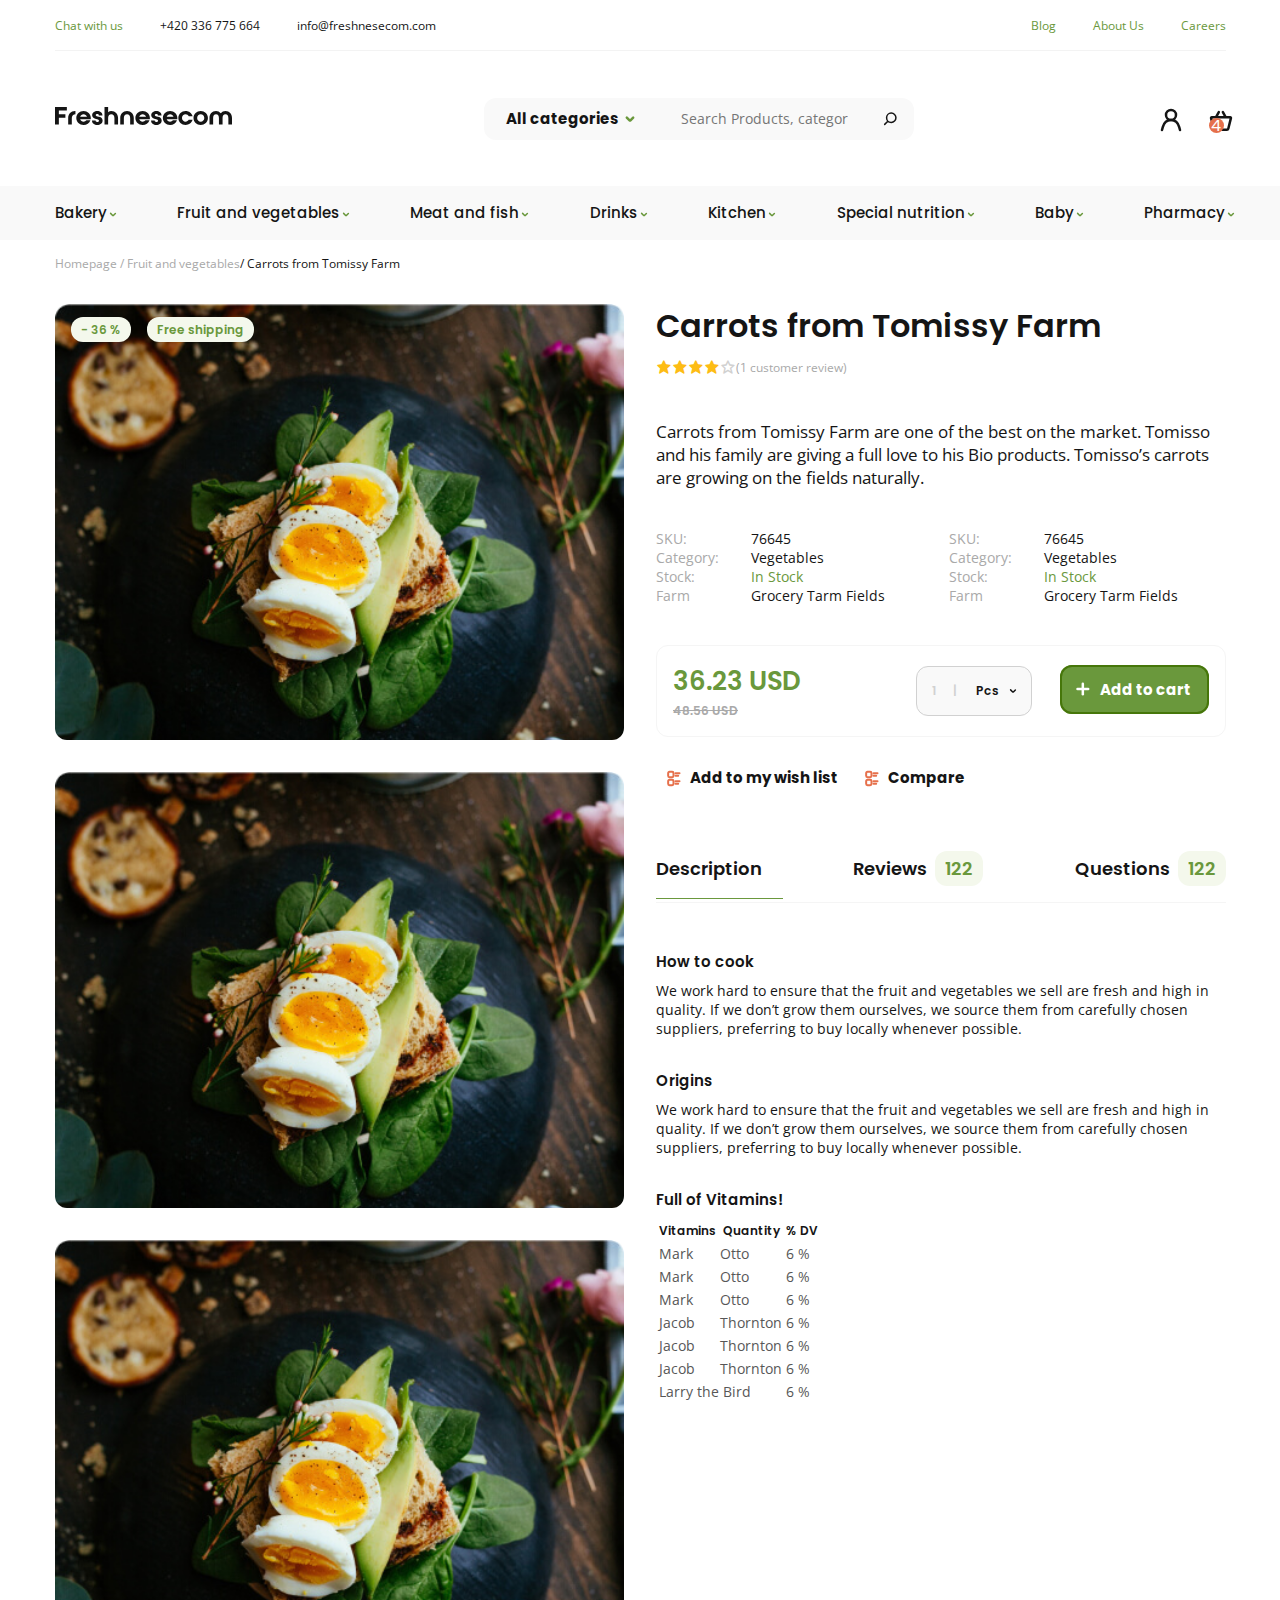
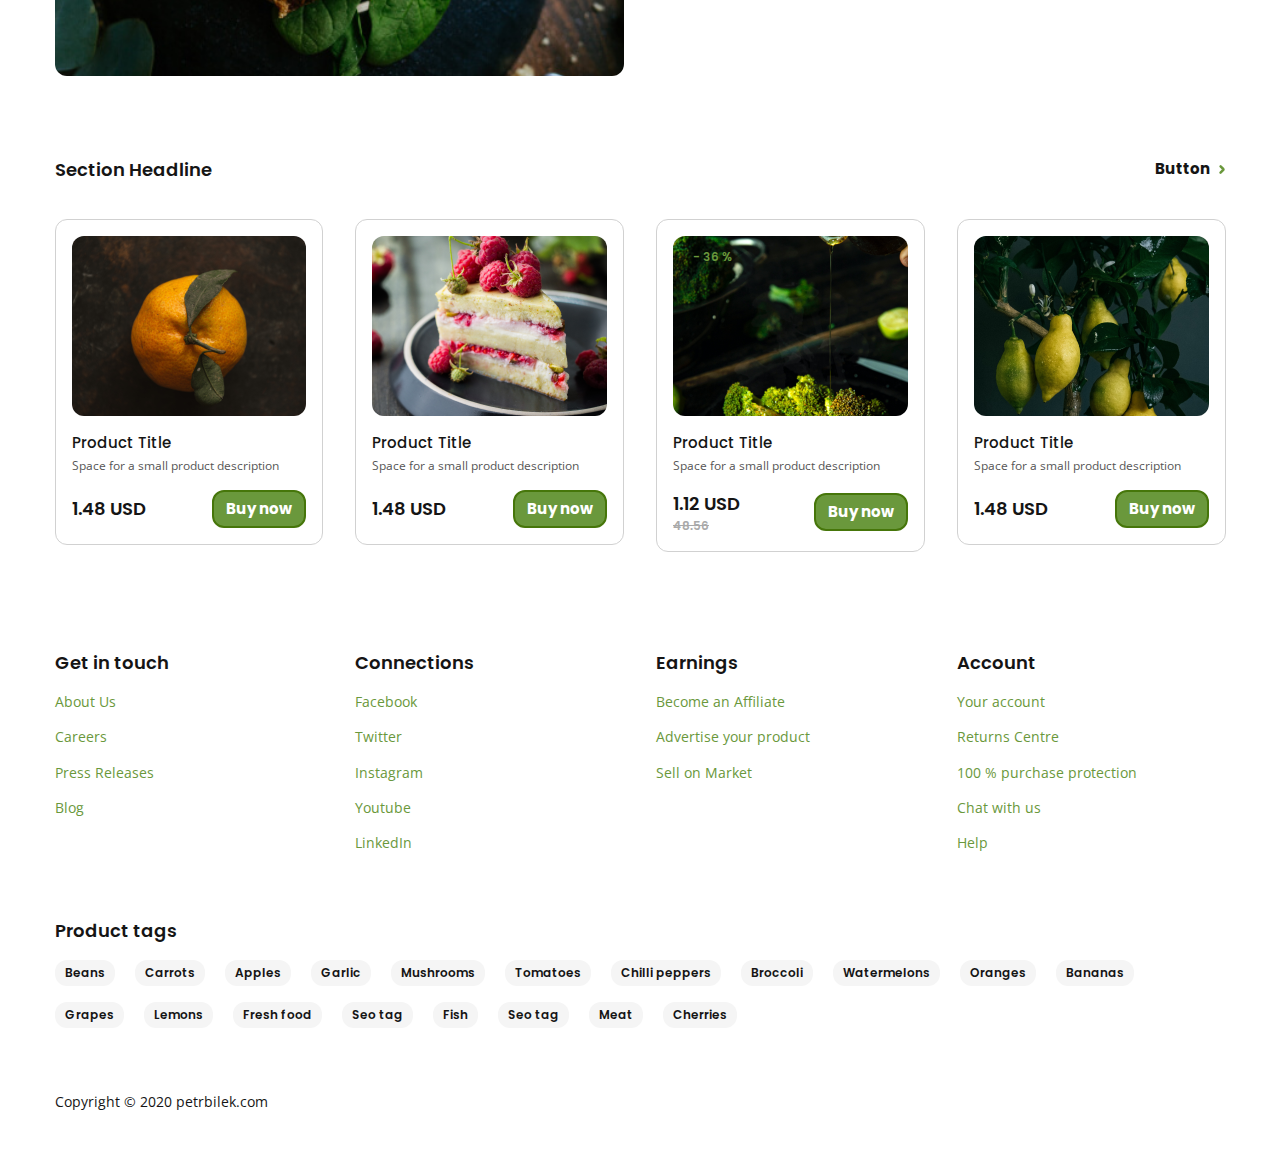
<file: detail.html>
<!DOCTYPE html>
<html lang="en">

<head>
  <meta charset="UTF-8">
  <meta http-equiv="X-UA-Compatible" content="IE=edge">
  <meta name="viewport" content="width=device-width, initial-scale=1.0">
  <title>Document</title>
  <link href='https://unpkg.com/boxicons@2.0.9/css/boxicons.min.css' rel='stylesheet'>
  <link rel="stylesheet" href="css/flexboxgrid.min.css">
  <link href="https://cdn.jsdelivr.net/npm/bootstrap@5.1.3/dist/css/bootstrap.min.css" rel="stylesheet"
    integrity="sha384-1BmE4kWBq78iYhFldvKuhfTAU6auU8tT94WrHftjDbrCEXSU1oBoqyl2QvZ6jIW3" crossorigin="anonymous">
  <link rel="stylesheet" href="css/main.min.css">
</head>

<body>
  <div class="wrapper">
    <section id="site-header">
      <header class="site-header__all">
        <div class="site-header__container container">
          <div class="site-header__top top">
            <div class="top__elements top__el1">
              <a class="top__links" href="#">Chat with us</a>
              <a class="top__tel" href="tel:+420336775664">+420 336 775 664</a>
              <span class="top__email"><a class="top__tel"
                  href="mailto:info@freshnesecom.com">info@freshnesecom.com</a></span>
            </div>
            <div class="top__elements  top__el2">
              <a class="top__links" href="blog.html">Blog</a>
              <a class="top__links" href="#">About Us</a>
              <a class="top__links" href="#">Careers</a>
            </div>
            <div class="top__menu">
              <div class="top__bag">
                <div class="search__users">
                  <a class="search__user" href="#"></a>
                  <a class="search__bag" data-bs-toggle="offcanvas" data-bs-target="#offcanvasRight" aria-controls="offcanvasRight" href="#"></a>
                </div>
                  <div class="offcanvas offcanvas-end" tabindex="-1" id="offcanvasRight" aria-labelledby="offcanvasRightLabel">
                    <div class="offcanvas-header">
                      <h5 id="offcanvasRightLabel">shopcard</h5>
                      <button type="button" class="btn-close text-reset" data-bs-dismiss="offcanvas" aria-label="Close"></button>
                    </div>
                    <div class="offcanvas-body">
                      <div class="info-card__block-all">
                        <div class="info-card__inner-min-block info-min">
                          <div class="info-min__img">
    
                          </div>
                          <p class="info-min__text">Wishlist</p>
                          <p class="info-min__text">Compare</p>
                          <p class="info-min__text">Remove</p>
                        </div>
                        <div class="info-card__inner-block info-big">
                          <h4 class="info-big__title">Product title</h4>
                          <div class="info-big__block">
                            <div>
                              <p class="info-big__grey">Farm:</p>
                              <p class="info-big__grey">Freshness:</p>
                            </div>
                            <div>
                              <p class="info-big__black">Tharamis Farm</p>
                              <p class="info-big__black">1 day old</p>
                            </div>
                          </div>
                          <ul class="info-big__list">
                            <li class="info-big__item"><i class="bx bxs-star"></i></li>
                            <li class="info-big__item"><i class="bx bxs-star"></i></li>
                            <li class="info-big__item"><i class="bx bxs-star"></i></li>
                            <li class="info-big__item"><i class="bx bxs-star"></i></li>
                            <li class="info-big__item"><i class="bx bxs-star"></i></li>
                          </ul>
                          <div class="info-big__btns">
                            <div>
                              <h4 class="info-big__prise">36.99 USD</h4>
                              <span class="info-big__span">48.56 USD</span>
                            </div>
                            <button class="info-big__btn"><span class="info-big__btn-span">1pcs |</span> Pcs</button>
                          </div>
                        </div>
                      </div>
                      <div class="info-card__block-all">
                        <div class="info-card__inner-min-block info-min">
                          <div class="info-min__img">
    
                          </div>
                          <p class="info-min__text">Wishlist</p>
                          <p class="info-min__text">Compare</p>
                          <p class="info-min__text">Remove</p>
                        </div>
                        <div class="info-card__inner-block info-big">
                          <h4 class="info-big__title">Product title</h4>
                          <div class="info-big__block">
                            <div>
                              <p class="info-big__grey">Farm:</p>
                              <p class="info-big__grey">Freshness:</p>
                            </div>
                            <div>
                              <p class="info-big__black">Tharamis Farm</p>
                              <p class="info-big__black">1 day old</p>
                            </div>
                          </div>
                          <ul class="info-big__list">
                            <li class="info-big__item"><i class="bx bxs-star"></i></li>
                            <li class="info-big__item"><i class="bx bxs-star"></i></li>
                            <li class="info-big__item"><i class="bx bxs-star"></i></li>
                            <li class="info-big__item"><i class="bx bxs-star"></i></li>
                            <li class="info-big__item"><i class="bx bxs-star"></i></li>
                          </ul>
                          <div class="info-big__btns">
                            <div>
                              <h4 class="info-big__prise">36.99 USD</h4>
                              <span class="info-big__span">48.56 USD</span>
                            </div>
                            <button class="info-big__btn"><span class="info-big__btn-span">1pcs |</span> Pcs</button>
                          </div>
                        </div>
                      </div>
                    </div>
                  </div>
              </div>
              <button type="button" class="top__btn"><i class='bx bx-menu'></i></button>
            </div>
          </div>
          <div class="site-header__search search">
            <a class="search__logo" href="index.html">
              <img src="./img/logo.svg" alt="logo">
            </a>
            <form class="search__form" action="#" method="post">
              <ul class="search__list">
                <li class="search__drop"><button class="search__buton">All categories </button></li>
                <li class="search__item search--item1"><a class="search__link" href="#">Bakery</a></li>
                <li class="search__item search--item2"><a class="search__link" href="#">Meat</a></li>
              </ul>
              <label><input class="search__input" required type="search" placeholder="Search Products, categories ..."></label>
              <button type="submit" type="button" class="search__btn"></button>
            </form>
            <div class="search__users">
              <a class="search__user" href="#"></a>
              <a class="search__bag" href="#"></a>
            </div>
          </div>
        </div>
        <nav class="site-header__nav nav">
          <div class="nav__container container">
            <div class="nav__all">
              <div class="nav__over">
                <ul class="nav__list">
                  <li class="nav__item">
                    <a class="nav__link" href="index.html">Bakery</a>
                    <ul class="nav__drop">
                      <li class="nav__drop-item"><a class="nav__drop-link" href="#">Bakery</a></li>
                      <li class="nav__drop-item"><a class="nav__drop-link" href="#">Meat</a></li>
                      <li class="nav__drop-item"><a class="nav__drop-link" href="#">fish</a></li>
                      <li class="nav__drop-item"><a class="nav__drop-link" href="#">Drinks</a></li>
                    </ul>
                  </li>
                  <li class="nav__item">
                    <a class="nav__link" href="vechtbl.html">Fruit and vegetables</a>
                    <ul class="nav__drop">
                      <li class="nav__drop-item"><a class="nav__drop-link" href="#">Bakery</a></li>
                      <li class="nav__drop-item"><a class="nav__drop-link" href="#">Meat</a></li>
                      <li class="nav__drop-item"><a class="nav__drop-link" href="#">fish</a></li>
                      <li class="nav__drop-item"><a class="nav__drop-link" href="#">Drinks</a></li>
                    </ul>
                  </li>
                  <li class="nav__item">
                    <a class="nav__link" href="#">Meat and fish</a>
                    <ul class="nav__drop">
                      <li class="nav__drop-item"><a class="nav__drop-link" href="#">Bakery</a></li>
                      <li class="nav__drop-item"><a class="nav__drop-link" href="#">Meat</a></li>
                      <li class="nav__drop-item"><a class="nav__drop-link" href="#">fish</a></li>
                      <li class="nav__drop-item"><a class="nav__drop-link" href="#">Drinks</a></li>
                    </ul>
                  </li>
                  <li class="nav__item">
                    <a class="nav__link" href="#">Drinks</a>
                    <ul class="nav__drop">
                      <li class="nav__drop-item"><a class="nav__drop-link" href="#">Bakery</a></li>
                      <li class="nav__drop-item"><a class="nav__drop-link" href="#">Meat</a></li>
                      <li class="nav__drop-item"><a class="nav__drop-link" href="#">fish</a></li>
                      <li class="nav__drop-item"><a class="nav__drop-link" href="#">Drinks</a></li>
                    </ul>
                  </li>
                  <li class="nav__item">
                    <a class="nav__link" href="#">Kitchen</a>
                    <ul class="nav__drop">
                      <li class="nav__drop-item"><a class="nav__drop-link" href="#">Bakery</a></li>
                      <li class="nav__drop-item"><a class="nav__drop-link" href="#">Meat</a></li>
                      <li class="nav__drop-item"><a class="nav__drop-link" href="#">fish</a></li>
                      <li class="nav__drop-item"><a class="nav__drop-link" href="#">Drinks</a></li>
                    </ul>
                  </li>
                  <li class="nav__item">
                    <a class="nav__link" href="#">Special nutrition</a>
                    <ul class="nav__drop">
                      <li class="nav__drop-item"><a class="nav__drop-link" href="#">Bakery</a></li>
                      <li class="nav__drop-item"><a class="nav__drop-link" href="#">Meat</a></li>
                      <li class="nav__drop-item"><a class="nav__drop-link" href="#">fish</a></li>
                      <li class="nav__drop-item"><a class="nav__drop-link" href="#">Drinks</a></li>
                    </ul>
                  </li>
                  <li class="nav__item">
                    <a class="nav__link" href="#">Baby</a>
                    <ul class="nav__drop">
                      <li class="nav__drop-item"><a class="nav__drop-link" href="#">Bakery</a></li>
                      <li class="nav__drop-item"><a class="nav__drop-link" href="#">Meat</a></li>
                      <li class="nav__drop-item"><a class="nav__drop-link" href="#">fish</a></li>
                      <li class="nav__drop-item"><a class="nav__drop-link" href="#">Drinks</a></li>
                    </ul>
                  </li>
                  <li class="nav__item">
                    <a class="nav__link" href="#">Pharmacy</a>
                    <ul class="nav__drop nav--drop">
                      <li class="nav__drop-item"><a class="nav__drop-link" href="#">Bakery</a></li>
                      <li class="nav__drop-item"><a class="nav__drop-link" href="#">Meat</a></li>
                      <li class="nav__drop-item"><a class="nav__drop-link" href="#">fish</a></li>
                      <li class="nav__drop-item"><a class="nav__drop-link" href="#">Drinks</a></li>
                    </ul>
                  </li>
                </ul>
                <div class="nav__form">
                  <span class="top__tele"><a class="top__tel" href="tel:+420336775664">+420 336 775 664</a></span>
                  <span class="top__emaill"><a class="top__tell"
                      href="mailto:info@freshnesecom.com">info@freshnesecom.com</a></span>
                </div>
              </div>
            </div>
          </div>
        </nav>
      </header>
    </section>
    <main>
      <section id="detail">
        <div class="detail__container container">
          <p class="detail__path">Homepage / Fruit and vegetables<span>/ Carrots from Tomissy Farm</span></p>
        </div>
        <div class="detail__container container">
          <div class="detail__row row">
            <div class="detail__block col-xs-12 col-md-12 col-lg-6">
              <div class="detail__inner-block">
                <div class="detail__img">
                  <div class="detail__spans">
                    <span class="detail__span">- 36 %</span>
                    <span class="detail__span">Free shipping</span>
                  </div>
                  <img class="detail__imgs" src="./img/big.jpg" alt="detailimg">
                </div>
                <div class="detail__img">
                  <img class="detail__imgs" src="./img/big.jpg" alt="detailimg">
                </div>
                <div class="detail__img">
                  <img class="detail__imgs" src="./img/big.jpg" alt="detailimg">
                </div>
              </div>
            </div>
            <div class="detail__block col-xs-12 col-md-12 col-lg-6">
              <div class="detail__inner-block">
                <h2 class="detail__title">Carrots from Tomissy Farm</h2>
                <div class="detail__star-des">
                  <ul class="detail__stars">
                    <li class="detail__star"><i class='bx bxs-star'></i></li>
                    <li class="detail__star"><i class='bx bxs-star'></i></li>
                    <li class="detail__star"><i class='bx bxs-star'></i></li>
                    <li class="detail__star"><i class='bx bxs-star'></i></li>
                    <li class="detail__star"><i class='bx bx-star'></i></li>
                  </ul>
                  <span class="detail__star-inf">(1 customer review)</span>
                </div>
                <p class="detail__text">
                  Carrots from Tomissy Farm are one of the best on the market. Tomisso and his family are giving a full
                  love to his Bio products. Tomisso’s carrots are growing on the fields naturally.
                </p>
                <div class="detail__lst detail-lst">
                  <div class="detail-lst__block">
                    <ul class="detail-lst__inner-block">
                      <li class="detail-lst__span">SKU:</li>
                      <li class="detail-lst__span">Category:</li>
                      <li class="detail-lst__span">Stock:</li>
                      <li class="detail-lst__span">Farm</li>
                    </ul>
                    <ul class="detail-lst__inner-block">
                      <li class="detail-lst__text">76645</li>
                      <li class="detail-lst__text ">Vegetables</li>
                      <li class="detail-lst__text activ">In Stock</li>
                      <li class="detail-lst__text">Grocery Tarm Fields</li>
                    </ul>
                  </div>
                  <div class="detail-lst__block">
                    <ul class="detail-lst__inner-block">
                      <li class="detail-lst__span">SKU:</li>
                      <li class="detail-lst__span">Category:</li>
                      <li class="detail-lst__span">Stock:</li>
                      <li class="detail-lst__span">Farm</li>
                    </ul>
                    <ul class="detail-lst__inner-block">
                      <li class="detail-lst__text">76645</li>
                      <li class="detail-lst__text ">Vegetables</li>
                      <li class="detail-lst__text activ">In Stock</li>
                      <li class="detail-lst__text">Grocery Tarm Fields</li>
                    </ul>
                  </div>
                </div>
                <div class="detail__btns detail-btns">
                  <div class="detail-btns__block">
                    <p class="detail-btns__number">36.23 USD</p>
                    <span class="detail-btns__span">48.56 USD</span>
                  </div>
                  <div class="detail-btns__block">
                    <button class="detail-btns__btn"><span>1</span><span class="detail-btns__inner-span">|</span>
                      Pcs</button>
                    <a class="detail-btns__link" href="info.html">Add to cart</a>
                  </div>
                </div>
                <div class="detail__table tables">
                  <div class="tables__texts">
                    <p class="tables__text">Add to my wish list</p>
                    <p class="tables__text compres">Compare</p>
                  </div>
                  <div class="tables__slider">
                    <p class="tables__item tables--befor">Description</p>
                    <p class="tables__item revyus">Reviews</p>
                    <p class="tables__item revyus">Questions</p>
                  </div>
                  <div class="tables__inner-texts">
                    <p class="tables__sub-title">How to cook</p>
                    <p class="tables__inner-text">We work hard to ensure that the fruit and vegetables we sell are fresh
                      and high in quality. If we don’t grow them ourselves, we source them from carefully chosen
                      suppliers, preferring to buy locally whenever possible.</p>
                    <p class="tables__sub-title">Origins</p>
                    <p class="tables__inner-text">We work hard to ensure that the fruit and vegetables we sell are fresh
                      and high in quality. If we don’t grow them ourselves, we source them from carefully chosen
                      suppliers, preferring to buy locally whenever possible.</p>
                  </div>
                  <div class="tables__table">
                    <p class="tables__sub-title">Full of Vitamins!</p>
                    <table class="table table-striped">
                      <thead>
                        <tr>
                          <th class="tables-item-bold" scope="col">Vitamins</th>
                          <th class="tables-item-bold" scope="col">Quantity</th>
                          <th class="tables-item-bold" scope="col">% DV</th>
                        </tr>
                      </thead>
                      <tbody>
                        <tr>
                          <td class="tables-item">Mark</td>
                          <td class="tables-item">Otto</td>
                          <td class="tables-item">6 %</td>
                        </tr>
                        <tr>
                          <td class="tables-item">Mark</td>
                          <td class="tables-item">Otto</td>
                          <td class="tables-item">6 %</td>
                        </tr>
                        <tr>
                          <td class="tables-item">Mark</td>
                          <td class="tables-item">Otto</td>
                          <td class="tables-item">6 %</td>
                        </tr>
                        <tr>
                          <td class="tables-item">Jacob</td>
                          <td class="tables-item">Thornton</td>
                          <td class="tables-item">6 %</td>
                        </tr>
                        <tr>
                          <td class="tables-item">Jacob</td>
                          <td class="tables-item">Thornton</td>
                          <td class="tables-item">6 %</td>
                        </tr>
                        <tr>
                          <td class="tables-item">Jacob</td>
                          <td class="tables-item">Thornton</td>
                          <td class="tables-item">6 %</td>
                        </tr>
                        <tr>
                          <td class="tables-item" colspan="2">Larry the Bird</td>
                          <td class="tables-item">6 %</td>
                        </tr>
                      </tbody>
                    </table>
                  </div>
                </div>
              </div>
            </div>
          </div>
        </div>
      </section>
      <section id="head-line">
        <div class="costmers__container container">
          <h3 class="hero__card-title costmers--title">Section Headline</h3>
          <button class="costmers__btn">Button</button>
        </div>
        <div class="head-line__container container">
          <div class="head-line__row row">
            <div class="products__item col-xs-12 col-sm-6 col-md-4 col-lg-3">
              <div class="products__elements head-line--el">
                <div class="products__img"><img class="product__img" src="./img/pro1.png" alt="img"></div>
                <h2 class="products__title">Product Title</h2>
                <p class="products__text">Space for a small product description </p>
                <div class="products__prises">
                  <span class="products__prise">1.48 USD</span>
                  <a class="products__btn" href="#">Buy now</a>
                </div>
              </div>
            </div>
            <div class="products__item col-xs-12 col-sm-6 col-md-4 col-lg-3">
              <div class="products__elements head-line--el">
                <div class="products__img"><img class="product__img" src="./img/pro2.png" alt="img"></div>
                <h2 class="products__title">Product Title</h2>
                <p class="products__text">Space for a small product description </p>
                <div class="products__prises">
                  <span class="products__prise">1.48 USD</span>
                  <a class="products__btn" href="#">Buy now</a>
                </div>
              </div>
            </div>
            <div class="products__item col-xs-12 col-sm-6 col-md-4 col-lg-3">
              <div class="products__elements head-line--el">
                <div class="products__img"><img class="product__img" src="./img/pro4.png" alt="img"><span class="products__sale">- 36 %</span></div>
                <h2 class="products__title">Product Title</h2>
                <p class="products__text">Space for a small product description </p>
                <div class="products__prises">
                  <div class="products__pris">
                    <span class="products__prise">1.12 USD</span>
                    <span class="products__sales">48.56</span>
                  </div>
                  <a class="products__btn" href="#">Buy now</a>
                </div>
              </div>
            </div>
            <div class="products__item col-xs-12 col-sm-6 col-md-4 col-lg-3">
              <div class="products__elements head-line--el">
                <div class="products__img"><img class="product__img" src="./img/pro5.png" alt="img"></div>
                <h2 class="products__title">Product Title</h2>
                <p class="products__text">Space for a small product description </p>
                <div class="products__prises">
                  <span class="products__prise">1.48 USD</span>
                  <a class="products__btn" href="#">Buy now</a>
                </div>
              </div>
            </div>
          </div>
        </div>
      </section>
    </main>
  </div>

  <footer id="site-footer">
    <div class="site-footer__container container">
      <div class="site-footer__link-block link-block">
        <div class="link-block__row row">
          <div class="link-block__elements col-xs-6 col-sm-3 col-md-3 col-lg-3">
            <div class="link-block__block">
              <h3 class="link-block__title">Get in touch</h3>
              <ul class="link-block__list">
                <li class="link-block__item"><a class="link-block__link" href="#">About Us</a></li>
                <li class="link-block__item"><a class="link-block__link" href="#">Careers</a></li>
                <li class="link-block__item"><a class="link-block__link" href="#">Press Releases</a></li>
                <li class="link-block__item"><a class="link-block__link" href="#">Blog</a></li>
              </ul>
            </div>
          </div>
          <div class="link-block__elements col-xs-6 col-sm-3 col-md-3 col-lg-3">
            <div class="link-block__block">
              <h3 class="link-block__title">Connections</h3>
              <ul class="link-block__list">
                <li class="link-block__item"><a class="link-block__link" target="_blank" href="#">Facebook</a></li>
                <li class="link-block__item"><a class="link-block__link" target="_blank" href="#">Twitter</a></li>
                <li class="link-block__item"><a class="link-block__link" target="_blank" href="#">Instagram</a></li>
                <li class="link-block__item"><a class="link-block__link" target="_blank" href="#">Youtube</a></li>
                <li class="link-block__item"><a class="link-block__link" target="_blank" href="#">LinkedIn</a></li>
              </ul>
            </div>
          </div>
          <div class="link-block__elements col-xs-6 col-sm-3 col-md-3 col-lg-3">
            <div class="link-block__block">
              <h3 class="link-block__title">Earnings</h3>
              <ul class="link-block__list">
                <li class="link-block__item"><a class="link-block__link" href="#">Become an Affiliate</a></li>
                <li class="link-block__item"><a class="link-block__link" href="#">Advertise your product</a></li>
                <li class="link-block__item"><a class="link-block__link" href="#">Sell on Market</a></li>
              </ul>
            </div>
          </div>
          <div class="link-block__elements col-xs-6 col-sm-3 col-md-3 col-lg-3">
            <div class="link-block__block">
              <h3 class="link-block__title">Account</h3>
              <ul class="link-block__list">
                <li class="link-block__item"><a class="link-block__link" href="#">Your account</a></li>
                <li class="link-block__item"><a class="link-block__link" href="#">Returns Centre</a></li>
                <li class="link-block__item"><a class="link-block__link" href="#">100 % purchase protection</a></li>
                <li class="link-block__item"><a class="link-block__link" href="#">Chat with us</a></li>
                <li class="link-block__item"><a class="link-block__link" href="#">Help</a></li>
              </ul>
            </div>
          </div>
        </div>
      </div>
      <div class="site-footer__tag-block tag-block">
        <h3 class="link-block__title">Product tags</h3>
        <div class="tag-block__row">
          <a class="tag-block__link" href="#">Beans</a>
          <a class="tag-block__link" href="#">Carrots</a>
          <a class="tag-block__link" href="#">Apples</a>
          <a class="tag-block__link" href="#">Garlic</a>
          <a class="tag-block__link" href="#">Mushrooms</a>
          <a class="tag-block__link" href="#">Tomatoes</a>
          <a class="tag-block__link" href="#">Chilli peppers</a>
          <a class="tag-block__link" href="#">Broccoli</a>
          <a class="tag-block__link" href="#">Watermelons</a>
          <a class="tag-block__link" href="#">Oranges</a>
          <a class="tag-block__link" href="#">Bananas</a>
          <a class="tag-block__link" href="#">Grapes</a>
          <a class="tag-block__link" href="#">Lemons</a>
          <a class="tag-block__link" href="#">Fresh food</a>
          <a class="tag-block__link" href="#">Seo tag</a>
          <a class="tag-block__link" href="#">Fish</a>
          <a class="tag-block__link" href="#">Seo tag</a>
          <a class="tag-block__link" href="#">Meat</a>
          <a class="tag-block__link" href="#">Cherries</a>
        </div>
      </div>
      <p class="site-footer__text">Copyright © 2020 petrbilek.com</p>
    </div>
  </footer>
  <script src="js/main.js"></script>
</body>

</html>
</file>
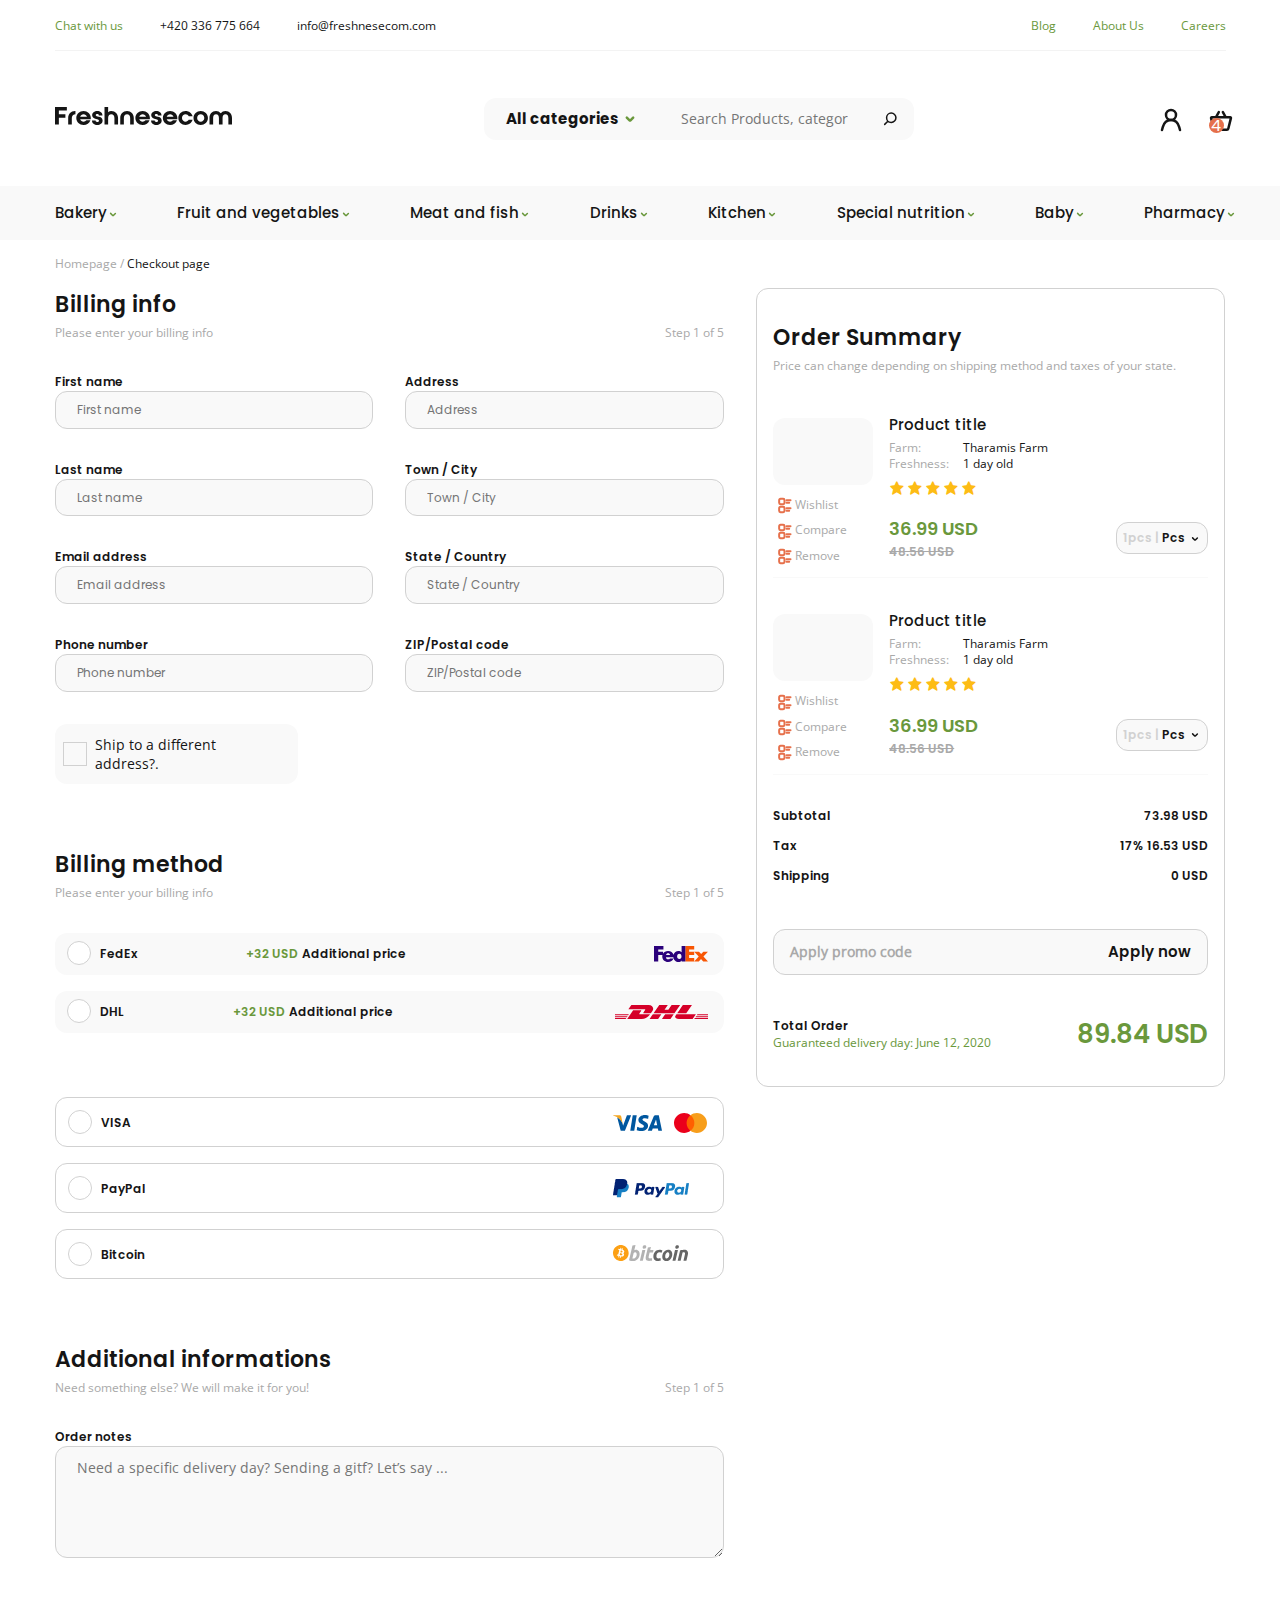
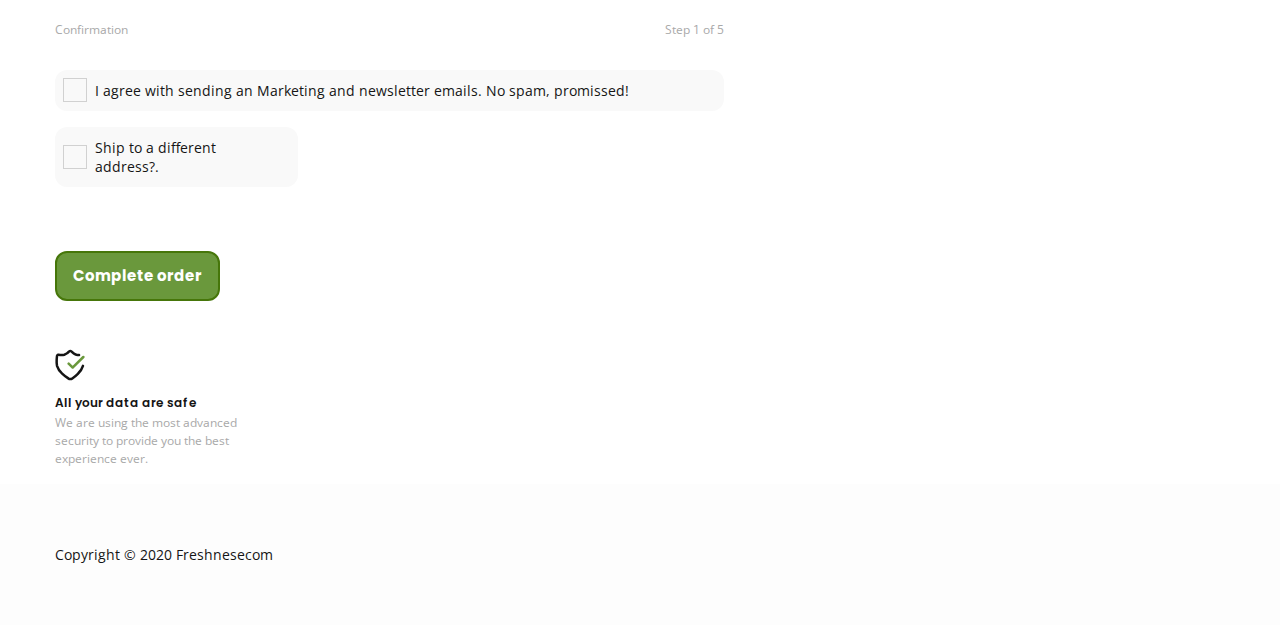
<file: info.html>
<!DOCTYPE html>
<html lang="en">

<head>
  <meta charset="UTF-8">
  <meta http-equiv="X-UA-Compatible" content="IE=edge">
  <meta name="viewport" content="width=device-width, initial-scale=1.0">
  <title>Document</title>
  <link href='https://unpkg.com/boxicons@2.0.9/css/boxicons.min.css' rel='stylesheet'>
  <link rel="stylesheet" href="css/flexboxgrid.min.css">
  <link rel="stylesheet" href="css/main.min.css">
</head>

<body>
  <div class="wrapper">
    <section id="site-header">
      <header class="site-header__all">
        <div class="site-header__container container">
          <div class="site-header__top top">
            <div class="top__elements top__el1">
              <a class="top__links" href="#">Chat with us</a>
              <a class="top__tel" href="tel:+420336775664">+420 336 775 664</a>
              <span class="top__email"><a class="top__tel"
                  href="mailto:info@freshnesecom.com">info@freshnesecom.com</a></span>
            </div>
            <div class="top__elements  top__el2">
              <a class="top__links" href="blog.html">Blog</a>
              <a class="top__links" href="#">About Us</a>
              <a class="top__links" href="#">Careers</a>
            </div>
            <div class="top__menu">
              <div class="top__bag">
                <div class="search__users">
                  <a class="search__user" href="#"></a>
                  <a class="search__bag" href="#"></a>
                </div>
              </div>
              <button type="button" class="top__btn"><i class='bx bx-menu'></i></button>
            </div>
          </div>
          <div class="site-header__search search">
            <a class="search__logo" href="index.html">
              <img src="./img/logo.svg" alt="logo">
            </a>
            <form class="search__form" action="#" method="post">
              <ul class="search__list">
                <li class="search__drop"><button class="search__buton">All categories </button></li>
                <li class="search__item search--item1"><a class="search__link" href="#">Bakery</a></li>
                <li class="search__item search--item2"><a class="search__link" href="#">Meat</a></li>
              </ul>
              <label><input class="search__input" required type="search" placeholder="Search Products, categories ..."></label>
              <button type="submit" class="search__btn"></button>
            </form>
            <div class="search__users">
              <a class="search__user" href="#"></a>
              <a class="search__bag" href="#"></a>
            </div>
          </div>
        </div>
        <nav class="site-header__nav nav">
          <div class="nav__container container">
            <div class="nav__all">
              <div class="nav__over">
                <ul class="nav__list">
                  <li class="nav__item">
                    <a class="nav__link" href="#">Bakery</a>
                    <ul class="nav__drop">
                      <li class="nav__drop-item"><a class="nav__drop-link" href="#">Bakery</a></li>
                      <li class="nav__drop-item"><a class="nav__drop-link" href="#">Meat</a></li>
                      <li class="nav__drop-item"><a class="nav__drop-link" href="#">fish</a></li>
                      <li class="nav__drop-item"><a class="nav__drop-link" href="#">Drinks</a></li>
                    </ul>
                  </li>
                  <li class="nav__item">
                    <a class="nav__link" href="vechtbl.html">Fruit and vegetables</a>
                    <ul class="nav__drop">
                      <li class="nav__drop-item"><a class="nav__drop-link" href="#">Bakery</a></li>
                      <li class="nav__drop-item"><a class="nav__drop-link" href="#">Meat</a></li>
                      <li class="nav__drop-item"><a class="nav__drop-link" href="#">fish</a></li>
                      <li class="nav__drop-item"><a class="nav__drop-link" href="#">Drinks</a></li>
                    </ul>
                  </li>
                  <li class="nav__item">
                    <a class="nav__link" href="#">Meat and fish</a>
                    <ul class="nav__drop">
                      <li class="nav__drop-item"><a class="nav__drop-link" href="#">Bakery</a></li>
                      <li class="nav__drop-item"><a class="nav__drop-link" href="#">Meat</a></li>
                      <li class="nav__drop-item"><a class="nav__drop-link" href="#">fish</a></li>
                      <li class="nav__drop-item"><a class="nav__drop-link" href="#">Drinks</a></li>
                    </ul>
                  </li>
                  <li class="nav__item">
                    <a class="nav__link" href="#">Drinks</a>
                    <ul class="nav__drop">
                      <li class="nav__drop-item"><a class="nav__drop-link" href="#">Bakery</a></li>
                      <li class="nav__drop-item"><a class="nav__drop-link" href="#">Meat</a></li>
                      <li class="nav__drop-item"><a class="nav__drop-link" href="#">fish</a></li>
                      <li class="nav__drop-item"><a class="nav__drop-link" href="#">Drinks</a></li>
                    </ul>
                  </li>
                  <li class="nav__item">
                    <a class="nav__link" href="#">Kitchen</a>
                    <ul class="nav__drop">
                      <li class="nav__drop-item"><a class="nav__drop-link" href="#">Bakery</a></li>
                      <li class="nav__drop-item"><a class="nav__drop-link" href="#">Meat</a></li>
                      <li class="nav__drop-item"><a class="nav__drop-link" href="#">fish</a></li>
                      <li class="nav__drop-item"><a class="nav__drop-link" href="#">Drinks</a></li>
                    </ul>
                  </li>
                  <li class="nav__item">
                    <a class="nav__link" href="#">Special nutrition</a>
                    <ul class="nav__drop">
                      <li class="nav__drop-item"><a class="nav__drop-link" href="#">Bakery</a></li>
                      <li class="nav__drop-item"><a class="nav__drop-link" href="#">Meat</a></li>
                      <li class="nav__drop-item"><a class="nav__drop-link" href="#">fish</a></li>
                      <li class="nav__drop-item"><a class="nav__drop-link" href="#">Drinks</a></li>
                    </ul>
                  </li>
                  <li class="nav__item">
                    <a class="nav__link" href="#">Baby</a>
                    <ul class="nav__drop">
                      <li class="nav__drop-item"><a class="nav__drop-link" href="#">Bakery</a></li>
                      <li class="nav__drop-item"><a class="nav__drop-link" href="#">Meat</a></li>
                      <li class="nav__drop-item"><a class="nav__drop-link" href="#">fish</a></li>
                      <li class="nav__drop-item"><a class="nav__drop-link" href="#">Drinks</a></li>
                    </ul>
                  </li>
                  <li class="nav__item">
                    <a class="nav__link" href="#">Pharmacy</a>
                    <ul class="nav__drop nav--drop">
                      <li class="nav__drop-item"><a class="nav__drop-link" href="#">Bakery</a></li>
                      <li class="nav__drop-item"><a class="nav__drop-link" href="#">Meat</a></li>
                      <li class="nav__drop-item"><a class="nav__drop-link" href="#">fish</a></li>
                      <li class="nav__drop-item"><a class="nav__drop-link" href="#">Drinks</a></li>
                    </ul>
                  </li>
                </ul>
                <div class="nav__form">
                  <span class="top__tele"><a class="top__tel" href="tel:+420336775664">+420 336 775 664</a></span>
                  <span class="top__emaill"><a class="top__tell"
                      href="mailto:info@freshnesecom.com">info@freshnesecom.com</a></span>
                </div>
              </div>
            </div>
          </div>
        </nav>
      </header>
    </section>
    <main>
      <section class="info">
        <div class="info__container container">
          <p class="detail__path">Homepage / <span>Checkout page</span></p>
          <div class="info__row row">
            <div class="info__elementns col-xs-12 col-md-7">
              <div class="info__inner-elements">
                <h2 class="info__title">Billing info</h2>
                <div class="info__grey-texts">
                  <p class="info__grey-text">Please enter your billing info</p>
                  <p class="info__grey-text">Step 1 of 5</p>
                </div>
                <form class="info__form" action="#" method="post">
                  <div class="info__form-blocks">
                    <div class="info__form-block">
                      <label class="info__form-lable">
                        First name
                        <input class="info__form-input" type="text" placeholder="First name" id="name" name="name"
                          required autocomplete="off">
                      </label>
                      <label class="info__form-lable">
                        Last name
                        <input class="info__form-input" type="text" placeholder="Last name" id="last" name="last"
                          required autocomplete="off">
                      </label>
                      <label class="info__form-lable">
                        Email address
                        <input class="info__form-input" type="email" placeholder="Email address" id="address"
                          name="address" required autocomplete="off">
                      </label>
                      <label class="info__form-lable">
                        Phone number
                        <input class="info__form-input" type="number" placeholder="Phone number" id="number"
                          name="number" required autocomplete="off">
                      </label>
                    </div>
                    <div class="info__form-block">
                      <label class="info__form-lable">
                        Address
                        <input class="info__form-input" type="text" placeholder="Address" id="address" name="address"
                          required autocomplete="off">
                      </label>
                      <label class="info__form-lable">
                        Town / City
                        <input class="info__form-input" type="text" placeholder="Town / City" id="city" name="city"
                          required autocomplete="off">
                      </label>
                      <label class="info__form-lable">
                        State / Country
                        <input class="info__form-input" type="text" placeholder="State / Country" id="city" name="city"
                          required autocomplete="off">
                      </label>
                      <label class="info__form-lable">
                        ZIP/Postal code
                        <input class="info__form-input" type="text" placeholder="ZIP/Postal code" id="code" name="code"
                          required autocomplete="off">
                      </label>
                    </div>
                  </div>
                  <p class="reaply__form-inner-text"><label class="vechtbl__lable-check brand-checkbox"><input
                        class="vechtbl__check" type="checkbox" name="nbm" id="nbm"><span class="vechtbl__span"><i
                          class='bx bx-check'></i></span></label>Ship to a different address?.</p>
                  <h2 class="info__title">Billing method</h2>
                  <div class="info__grey-texts">
                    <p class="info__grey-text">Please enter your billing info</p>
                    <p class="info__grey-text">Step 1 of 5</p>
                  </div>
                  <div class="info__form-method form-method">
                    <div class="form-method__block fedex">
                      <label class="form-method__lable"><input class="form-method__radio" name="usd" id="usd"
                          type="radio">FedEx</label>
                      <p class="form-method__text"><span class="form-method__span">+32 USD</span>Additional price</p>
                    </div>
                    <div class="form-method__block dhl">
                      <label class="form-method__lable"><input class="form-method__radio" name="usd" id="usd"
                          type="radio">DHL</label>
                      <p class="form-method__text"><span class="form-method__span">+32 USD</span>Additional price</p>
                    </div>
                  </div>
                  <div id="1" class="info__form-payment form-payment">
                    <div class="form-payment__blocks">
                      <div class="form-payment__block visa">
                        <label class="form-method__lable"><input class="form-method__radio radios" name="visa" id="vis"
                            type="radio">VISA</label>
                      </div>
                      <div class="form-payment__block-c">
                        <label class="info__form-lable">
                          Card number
                          <input class="info__form-input" type="number" placeholder="Card number" id="number"
                            name="number" required autocomplete="off">
                        </label>
                      </div>
                      <div class="form-payment__block">
                        <div class="form-payment__inner-blocks">
                          <label class="form-payment__lable">
                            Card holder
                            <input class="form-payment__input" type="number" placeholder="Card holder" required
                              name="card" id="card">
                          </label>
                        </div>
                        <div class="form-payment__inner-block">
                          <label class="form-payment__lable">
                            Expiration date
                            <input class="form-payment__input small-input" type="text" placeholder="DD/MM/YY" required
                              name="data" id="data">
                          </label>
                          <label class="form-payment__lable">
                            CVC
                            <input class="form-payment__input small-input" type="number" placeholder="CVC" required
                              name="cvi" id="cvi">
                          </label>
                        </div>
                      </div>
                    </div>
                  </div>
                  <div id="2" class="info__form-payment form-payment">
                    <div class="form-payment__blocks">
                      <div class="form-payment__block paypal">
                        <label class="form-method__lable"><input class="form-method__radio radios" name="visa" id="vis"
                            type="radio">PayPal</label>
                      </div>
                      <div class="form-payment__block-c">
                        <label class="info__form-lable">
                          Card number
                          <input class="info__form-input" type="number" placeholder="Card number" id="number"
                            name="number" required autocomplete="off">
                        </label>
                      </div>
                      <div class="form-payment__block">
                        <div class="form-payment__inner-blocks">
                          <label class="form-payment__lable">
                            Card holder
                            <input class="form-payment__input" type="number" placeholder="Card holder" required
                              name="card" id="card">
                          </label>
                        </div>
                        <div class="form-payment__inner-block">
                          <label class="form-payment__lable">
                            Expiration date
                            <input class="form-payment__input small-input" type="text" placeholder="DD/MM/YY" required
                              name="data" id="data">
                          </label>
                          <label class="form-payment__lable">
                            CVC
                            <input class="form-payment__input small-input" type="number" placeholder="CVC" required
                              name="cvi" id="cvi">
                          </label>
                        </div>
                      </div>
                    </div>
                  </div>
                  <div id="3" class="info__form-payment form-payment">
                    <div class="form-payment__blocks">
                      <div class="form-payment__block bitcoin">
                        <label class="form-method__lable"><input class="form-method__radio radios" name="visa" id="vis"
                            type="radio">Bitcoin</label>
                      </div>
                      <div class="form-payment__block-c">
                        <label class="info__form-lable">
                          Card number
                          <input class="info__form-input" type="number" placeholder="Card number" id="number"
                            name="number" required autocomplete="off">
                        </label>
                      </div>
                      <div class="form-payment__block">
                        <div class="form-payment__inner-blocks">
                          <label class="form-payment__lable">
                            Card holder
                            <input class="form-payment__input" type="number" placeholder="Card holder" required
                              name="card" id="card">
                          </label>
                        </div>
                        <div class="form-payment__inner-block">
                          <label class="form-payment__lable">
                            Expiration date
                            <input class="form-payment__input small-input" type="text" placeholder="DD/MM/YY" required
                              name="data" id="data">
                          </label>
                          <label class="form-payment__lable">
                            CVC
                            <input class="form-payment__input small-input" type="number" placeholder="CVC" required
                              name="cvi" id="cvi">
                          </label>
                        </div>
                      </div>
                    </div>
                  </div>

                  <div class="info__form-inform form-inform">
                    <h2 class="info__title">Additional informations</h2>
                    <div class="info__grey-texts ">
                      <p class="info__grey-text">Need something else? We will make it for you!</p>
                      <p class="info__grey-text">Step 1 of 5</p>
                    </div>
                    <label class="reaply__form-lables form-inform-block">
                      Order notes
                      <textarea class="reaply__form-textarea" name="commet" id="commet"
                        placeholder="Need a specific delivery day? Sending a gitf? Let’s say ..." autocomplete="off"
                        required></textarea>
                    </label>
                  </div>
                  <div class="info__form-confirm form-confirm">
                    <div class="info__grey-texts ">
                      <p class="info__grey-text">Confirmation</p>
                      <p class="info__grey-text">Step 1 of 5</p>
                    </div>
                    <p class="reaply__form-inner-text confirm"><label class="vechtbl__lable-check brand-checkbox"><input
                          class="vechtbl__check" type="checkbox" name="nbm" id="nbm"><span class="vechtbl__span"><i
                            class='bx bx-check'></i></span></label>I agree with sending an Marketing and newsletter
                      emails. No spam, promissed!</p>
                    <p class="reaply__form-inner-text confirm2"><label
                        class="vechtbl__lable-check brand-checkbox"><input class="vechtbl__check" type="checkbox"
                          name="nbm" id="nbm"><span class="vechtbl__span"><i class='bx bx-check'></i></span></label>Ship
                      to a different address?.</p>
                  </div>
                  <button class="reaply__form-btn" type="submit">Complete order</button>
                </form>
                <div class="info__data info-data">
                  <p class="info-data__title">All your data are safe</p>
                  <p class="info-data__text">We are using the most advanced security to provide you the best experience
                    ever.</p>
                </div>
              </div>
            </div>
            <div class="info__elementns col-xs-12 col-md-5">
              <div class="info__inner-elements-card info-card">
                <h2 class="info-card__title">Order Summary</h2>
                <p class="info-card__text">Price can change depending on shipping method and taxes of your state.</p>
                <div class="info-card__block">
                  <div class="info-card__block-all">
                    <div class="info-card__inner-min-block info-min">
                      <div class="info-min__img">

                      </div>
                      <p class="info-min__text">Wishlist</p>
                      <p class="info-min__text">Compare</p>
                      <p class="info-min__text">Remove</p>
                    </div>
                    <div class="info-card__inner-block info-big">
                      <h4 class="info-big__title">Product title</h4>
                      <div class="info-big__block">
                        <div>
                          <p class="info-big__grey">Farm:</p>
                          <p class="info-big__grey">Freshness:</p>
                        </div>
                        <div>
                          <p class="info-big__black">Tharamis Farm</p>
                          <p class="info-big__black">1 day old</p>
                        </div>
                      </div>
                      <ul class="info-big__list">
                        <li class="info-big__item"><i class='bx bxs-star'></i></li>
                        <li class="info-big__item"><i class='bx bxs-star'></i></li>
                        <li class="info-big__item"><i class='bx bxs-star'></i></li>
                        <li class="info-big__item"><i class='bx bxs-star'></i></li>
                        <li class="info-big__item"><i class='bx bxs-star'></i></li>
                      </ul>
                      <div class="info-big__btns">
                        <div>
                          <h4 class="info-big__prise">36.99 USD</h4>
                          <span class="info-big__span">48.56 USD</span>
                        </div>
                        <button class="info-big__btn"><span class="info-big__btn-span">1pcs |</span> Pcs</button>
                      </div>
                    </div>
                  </div>
                  <div class="info-card__block-all">
                    <div class="info-card__inner-min-block info-min">
                      <div class="info-min__img">

                      </div>
                      <p class="info-min__text">Wishlist</p>
                      <p class="info-min__text">Compare</p>
                      <p class="info-min__text">Remove</p>
                    </div>
                    <div class="info-card__inner-block info-big">
                      <h4 class="info-big__title">Product title</h4>
                      <div class="info-big__block">
                        <div>
                          <p class="info-big__grey">Farm:</p>
                          <p class="info-big__grey">Freshness:</p>
                        </div>
                        <div>
                          <p class="info-big__black">Tharamis Farm</p>
                          <p class="info-big__black">1 day old</p>
                        </div>
                      </div>
                      <ul class="info-big__list">
                        <li class="info-big__item"><i class='bx bxs-star'></i></li>
                        <li class="info-big__item"><i class='bx bxs-star'></i></li>
                        <li class="info-big__item"><i class='bx bxs-star'></i></li>
                        <li class="info-big__item"><i class='bx bxs-star'></i></li>
                        <li class="info-big__item"><i class='bx bxs-star'></i></li>
                      </ul>
                      <div class="info-big__btns">
                        <div>
                          <h4 class="info-big__prise">36.99 USD</h4>
                          <span class="info-big__span">48.56 USD</span>
                        </div>
                        <button class="info-big__btn"><span class="info-big__btn-span">1pcs |</span> Pcs</button>
                      </div>
                    </div>
                  </div>
                  <div class="info-card__prises card-prises">
                    <div class="card-prises__block">
                      <div class="card-prises__inner-block">
                        <p class="card-prises__text">Subtotal</p>
                        <p class="card-prises__text">Tax</p>
                        <p class="card-prises__text">Shipping</p>
                      </div>
                      <div class="card-prises__inner-block">
                        <p class="card-prises__end-text">73.98 USD</p>
                        <p class="card-prises__end-text">17% 16.53 USD</p>
                        <p class="card-prises__end-text">0 USD</p>
                      </div>
                    </div>
                    <a class="card-prises__link" href="#"><span class="card-prises__grey">Apply promo code</span><span class="card-prises__bold">Apply now</span></a>
                    <div class="card-prises__total total">
                      <div>
                        <p class="total__title">Total Order</p>
                        <p class="total__tyext">Guaranteed delivery day:  June 12, 2020</p>
                      </div>
                      <div>
                        <p class="total__prise">89.84 USD</p>
                      </div>
                    </div>
                  </div>
                </div>
              </div>
            </div>
          </div>
        </div>
        <div class="info__last"> 
          <div class="info__container container">
            <p class="info__last-text">Copyright © 2020 Freshnesecom</p>
          </div>
        </div>
      </section>
    </main>
  </div>
  <script src="js/main.js"></script>
</body>

</html>
</file>
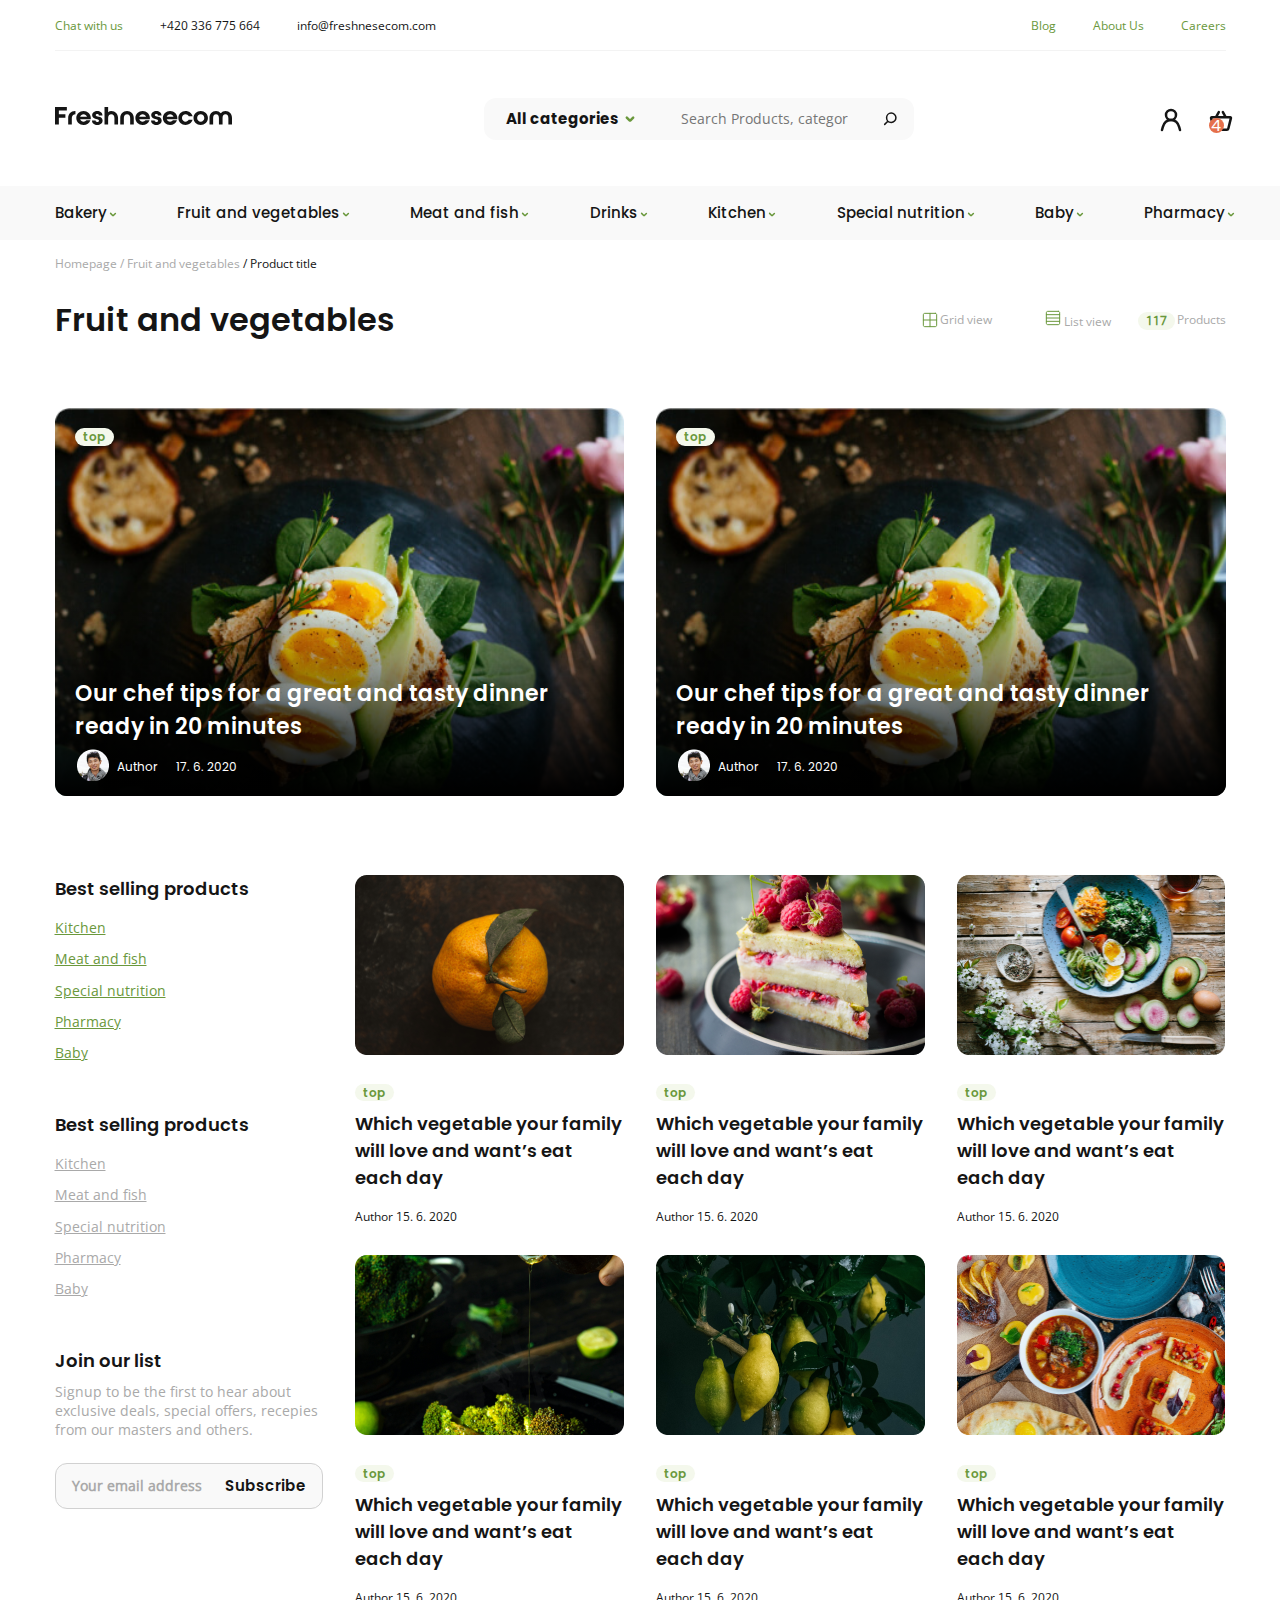
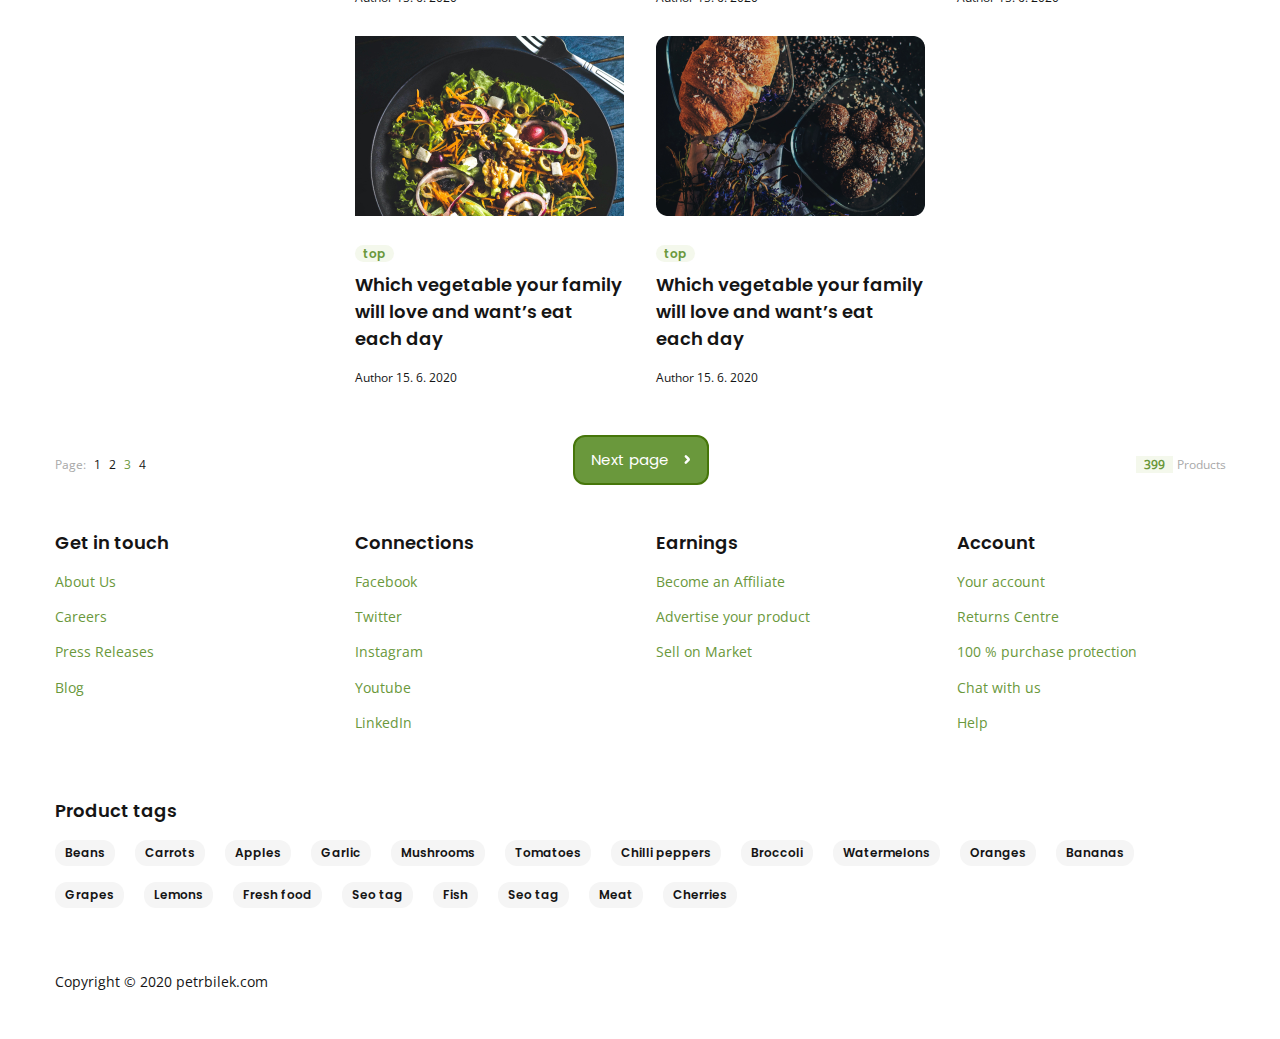
<file: product.html>
<!DOCTYPE html>
<html lang="en">
<head>
  <meta charset="UTF-8">
  <meta http-equiv="X-UA-Compatible" content="IE=edge">
  <meta name="viewport" content="width=device-width, initial-scale=1.0">
  <title>Document</title>
  <link href="https://cdn.jsdelivr.net/npm/bootstrap@5.1.3/dist/css/bootstrap.min.css" rel="stylesheet" integrity="sha384-1BmE4kWBq78iYhFldvKuhfTAU6auU8tT94WrHftjDbrCEXSU1oBoqyl2QvZ6jIW3" crossorigin="anonymous">
  <link href='https://unpkg.com/boxicons@2.0.9/css/boxicons.min.css' rel='stylesheet'>
  <link rel="stylesheet" href="css/flexboxgrid.min.css">
  <link rel="stylesheet" href="css/main.min.css">
</head>
<body>
  <div class="wrapper">
    <section id="site-header">
      <header class="site-header__all">
        <div class="site-header__container container">
          <div class="site-header__top top">
            <div class="top__elements top__el1">
              <a class="top__links" href="#">Chat with us</a>
              <a class="top__tel" href="tel:+420336775664">+420 336 775 664</a>
              <span class="top__email"><a class="top__tel"
                  href="mailto:info@freshnesecom.com">info@freshnesecom.com</a></span>
            </div>
            <div class="top__elements  top__el2">
              <a class="top__links" href="blog.html">Blog</a>
              <a class="top__links" href="#">About Us</a>
              <a class="top__links" href="#">Careers</a>
            </div>
            <div class="top__menu">
              <div class="top__bag">
                <div class="search__users">
                  <a class="search__user" href="#"></a>
                  <a class="search__bag" data-bs-toggle="offcanvas" data-bs-target="#offcanvasRight" aria-controls="offcanvasRight" href="#"></a>
                </div>
                  <div class="offcanvas offcanvas-end" tabindex="-1" id="offcanvasRight" aria-labelledby="offcanvasRightLabel">
                    <div class="offcanvas-header">
                      <h5 id="offcanvasRightLabel">shopcard</h5>
                      <button type="button" class="btn-close text-reset" data-bs-dismiss="offcanvas" aria-label="Close"></button>
                    </div>
                    <div class="offcanvas-body">
                      <div class="info-card__block-all">
                        <div class="info-card__inner-min-block info-min">
                          <div class="info-min__img">
    
                          </div>
                          <p class="info-min__text">Wishlist</p>
                          <p class="info-min__text">Compare</p>
                          <p class="info-min__text">Remove</p>
                        </div>
                        <div class="info-card__inner-block info-big">
                          <h4 class="info-big__title">Product title</h4>
                          <div class="info-big__block">
                            <div>
                              <p class="info-big__grey">Farm:</p>
                              <p class="info-big__grey">Freshness:</p>
                            </div>
                            <div>
                              <p class="info-big__black">Tharamis Farm</p>
                              <p class="info-big__black">1 day old</p>
                            </div>
                          </div>
                          <ul class="info-big__list">
                            <li class="info-big__item"><i class="bx bxs-star"></i></li>
                            <li class="info-big__item"><i class="bx bxs-star"></i></li>
                            <li class="info-big__item"><i class="bx bxs-star"></i></li>
                            <li class="info-big__item"><i class="bx bxs-star"></i></li>
                            <li class="info-big__item"><i class="bx bxs-star"></i></li>
                          </ul>
                          <div class="info-big__btns">
                            <div>
                              <h4 class="info-big__prise">36.99 USD</h4>
                              <span class="info-big__span">48.56 USD</span>
                            </div>
                            <button class="info-big__btn"><span class="info-big__btn-span">1pcs |</span> Pcs</button>
                          </div>
                        </div>
                      </div>
                      <div class="info-card__block-all">
                        <div class="info-card__inner-min-block info-min">
                          <div class="info-min__img">
    
                          </div>
                          <p class="info-min__text">Wishlist</p>
                          <p class="info-min__text">Compare</p>
                          <p class="info-min__text">Remove</p>
                        </div>
                        <div class="info-card__inner-block info-big">
                          <h4 class="info-big__title">Product title</h4>
                          <div class="info-big__block">
                            <div>
                              <p class="info-big__grey">Farm:</p>
                              <p class="info-big__grey">Freshness:</p>
                            </div>
                            <div>
                              <p class="info-big__black">Tharamis Farm</p>
                              <p class="info-big__black">1 day old</p>
                            </div>
                          </div>
                          <ul class="info-big__list">
                            <li class="info-big__item"><i class="bx bxs-star"></i></li>
                            <li class="info-big__item"><i class="bx bxs-star"></i></li>
                            <li class="info-big__item"><i class="bx bxs-star"></i></li>
                            <li class="info-big__item"><i class="bx bxs-star"></i></li>
                            <li class="info-big__item"><i class="bx bxs-star"></i></li>
                          </ul>
                          <div class="info-big__btns">
                            <div>
                              <h4 class="info-big__prise">36.99 USD</h4>
                              <span class="info-big__span">48.56 USD</span>
                            </div>
                            <button class="info-big__btn"><span class="info-big__btn-span">1pcs |</span> Pcs</button>
                          </div>
                        </div>
                      </div>
                    </div>
                  </div>
              </div>
              <button type="button" class="top__btn"><i class='bx bx-menu'></i></button>
            </div>
          </div>
          <div class="site-header__search search">
            <a class="search__logo" href="index.html">
              <img src="./img/logo.svg" alt="logo">
            </a>
            <form class="search__form" action="#" method="post">
              <ul class="search__list">
                <li class="search__drop"><button class="search__buton">All categories </button></li>
                <li class="search__item search--item1"><a class="search__link" href="#">Bakery</a></li>
                <li class="search__item search--item2"><a class="search__link" href="#">Meat</a></li>
              </ul>
              <label><input class="search__input" required type="search" placeholder="Search Products, categories ..."></label>
              <button type="submit" class="search__btn"></button>
            </form>
            <div class="search__users">
              <a class="search__user" href="#"></a>
              <a class="search__bag" href="#"></a>
            </div>
          </div>
        </div>
        <nav class="site-header__nav nav">
          <div class="nav__container container">
            <div class="nav__all">
              <div class="nav__over">
                <ul class="nav__list">
                  <li class="nav__item">
                    <a class="nav__link" href="#">Bakery</a>
                    <ul class="nav__drop">
                      <li class="nav__drop-item"><a class="nav__drop-link" href="#">Bakery</a></li>
                      <li class="nav__drop-item"><a class="nav__drop-link" href="#">Meat</a></li>
                      <li class="nav__drop-item"><a class="nav__drop-link" href="#">fish</a></li>
                      <li class="nav__drop-item"><a class="nav__drop-link" href="#">Drinks</a></li>
                    </ul>
                  </li>
                  <li class="nav__item">
                    <a class="nav__link" href="vechtbl.html">Fruit and vegetables</a>
                    <ul class="nav__drop">
                      <li class="nav__drop-item"><a class="nav__drop-link" href="#">Bakery</a></li>
                      <li class="nav__drop-item"><a class="nav__drop-link" href="#">Meat</a></li>
                      <li class="nav__drop-item"><a class="nav__drop-link" href="#">fish</a></li>
                      <li class="nav__drop-item"><a class="nav__drop-link" href="#">Drinks</a></li>
                    </ul>
                  </li>
                  <li class="nav__item">
                    <a class="nav__link" href="#">Meat and fish</a>
                    <ul class="nav__drop">
                      <li class="nav__drop-item"><a class="nav__drop-link" href="#">Bakery</a></li>
                      <li class="nav__drop-item"><a class="nav__drop-link" href="#">Meat</a></li>
                      <li class="nav__drop-item"><a class="nav__drop-link" href="#">fish</a></li>
                      <li class="nav__drop-item"><a class="nav__drop-link" href="#">Drinks</a></li>
                    </ul>
                  </li>
                  <li class="nav__item">
                    <a class="nav__link" href="#">Drinks</a>
                    <ul class="nav__drop">
                      <li class="nav__drop-item"><a class="nav__drop-link" href="#">Bakery</a></li>
                      <li class="nav__drop-item"><a class="nav__drop-link" href="#">Meat</a></li>
                      <li class="nav__drop-item"><a class="nav__drop-link" href="#">fish</a></li>
                      <li class="nav__drop-item"><a class="nav__drop-link" href="#">Drinks</a></li>
                    </ul>
                  </li>
                  <li class="nav__item">
                    <a class="nav__link" href="#">Kitchen</a>
                    <ul class="nav__drop">
                      <li class="nav__drop-item"><a class="nav__drop-link" href="#">Bakery</a></li>
                      <li class="nav__drop-item"><a class="nav__drop-link" href="#">Meat</a></li>
                      <li class="nav__drop-item"><a class="nav__drop-link" href="#">fish</a></li>
                      <li class="nav__drop-item"><a class="nav__drop-link" href="#">Drinks</a></li>
                    </ul>
                  </li>
                  <li class="nav__item">
                    <a class="nav__link" href="#">Special nutrition</a>
                    <ul class="nav__drop">
                      <li class="nav__drop-item"><a class="nav__drop-link" href="#">Bakery</a></li>
                      <li class="nav__drop-item"><a class="nav__drop-link" href="#">Meat</a></li>
                      <li class="nav__drop-item"><a class="nav__drop-link" href="#">fish</a></li>
                      <li class="nav__drop-item"><a class="nav__drop-link" href="#">Drinks</a></li>
                    </ul>
                  </li>
                  <li class="nav__item">
                    <a class="nav__link" href="#">Baby</a>
                    <ul class="nav__drop">
                      <li class="nav__drop-item"><a class="nav__drop-link" href="#">Bakery</a></li>
                      <li class="nav__drop-item"><a class="nav__drop-link" href="#">Meat</a></li>
                      <li class="nav__drop-item"><a class="nav__drop-link" href="#">fish</a></li>
                      <li class="nav__drop-item"><a class="nav__drop-link" href="#">Drinks</a></li>
                    </ul>
                  </li>
                  <li class="nav__item">
                    <a class="nav__link" href="#">Pharmacy</a>
                    <ul class="nav__drop nav--drop">
                      <li class="nav__drop-item"><a class="nav__drop-link" href="#">Bakery</a></li>
                      <li class="nav__drop-item"><a class="nav__drop-link" href="#">Meat</a></li>
                      <li class="nav__drop-item"><a class="nav__drop-link" href="#">fish</a></li>
                      <li class="nav__drop-item"><a class="nav__drop-link" href="#">Drinks</a></li>
                    </ul>
                  </li>
                </ul>
                <div class="nav__form">
                  <span class="top__tele"><a class="top__tel" href="tel:+420336775664">+420 336 775 664</a></span>
                  <span class="top__emaill"><a class="top__tell"
                      href="mailto:info@freshnesecom.com">info@freshnesecom.com</a></span>
                </div>
              </div>
            </div>
          </div>
        </nav>
      </header>
    </section>
    <section class="product-title-big" id="vechtbl">
      <div class="vechtbl__hero container">
        <p class="vechtbl__path">Homepage / Fruit and vegetables<span> / Product title</span></p>
        <div class="vechtbl__titles">
          <h2 class="vechtbl__title">Fruit and vegetables</h2>
          <ul class="vechtbl__list">
            <li class="vechtbl__item"><button class="vechtbl__btns vechtbl--grid">Grid view</button></li>
            <li class="vechtbl__item"><button class="vechtbl__btns vechtbl--lst vegetables--btn-mar"><svg width="16" height="16" viewBox="0 0 16 16" fill="none" xmlns="http://www.w3.org/2000/svg">
              <path d="M13.333 1.33331H2.66634C1.92996 1.33331 1.33301 1.93027 1.33301 2.66665V13.3333C1.33301 14.0697 1.92996 14.6666 2.66634 14.6666H13.333C14.0694 14.6666 14.6663 14.0697 14.6663 13.3333V2.66665C14.6663 1.93027 14.0694 1.33331 13.333 1.33331Z" stroke="#6A983C" stroke-linecap="round" stroke-linejoin="round"/>
              <path d="M1.33301 4.66663H14.6663" stroke="#6A983C" stroke-linecap="round" stroke-linejoin="round"/>
              <path d="M1.33301 8H14.6663" stroke="#6A983C" stroke-linecap="round" stroke-linejoin="round"/>
              <path d="M1.33301 11.3333H14.6663" stroke="#6A983C" stroke-linecap="round" stroke-linejoin="round"/>
              </svg> List view</button>
            <li class="vechtbl__item vechtbl--pro">Products</li>
          </ul>
        </div>
        <div class="product-title__row row product-title-all">
          <div class="product-title__el col-md-6">
            <div class="blog__big-c">
              <div class="blog__liner">
                <span class="blog__sub-title">top</span>
                <div class="blog__element">
                  <h3 class="blog__title">Our chef tips for a great and tasty dinner ready in 20 minutes</h3>
                  <span class="blog__times">
                    Author
                    <time class="blog__time" datetime="2021-10-23">17. 6. 2020</time>
                  </span>
                </div>
              </div>
            </div>
          </div>
          <div class="product-title__el col-md-6">
            <div class="blog__big-c">
              <div class="blog__liner">
                <span class="blog__sub-title">top</span>
                <div class="blog__element">
                  <h3 class="blog__title">Our chef tips for a great and tasty dinner ready in 20 minutes</h3>
                  <span class="blog__times">
                    Author
                    <time class="blog__time" datetime="2021-10-23">17. 6. 2020</time>
                  </span>
                </div>
              </div>
            </div>
          </div>
        </div>
      </div>
    </section>
    <section id="product-title">
      <div class="product-title__container container"> 
        <div class="product-title__row row">
          <div class="products__items col-lg-3 col-xs-12">
            <div class="products__elementsss text-c product-title__con">
              <h3 class="hero__card-title">Best selling products</h3>
              <ul class="hero__list products--lst">
                <li class="hero__item"><a class="hero__link" href="#">Kitchen</a></li>
                <li class="hero__item"><a class="hero__link" href="#">Meat and fish</a></li>
                <li class="hero__item"><a class="hero__link" href="#">Special nutrition</a></li>
                <li class="hero__item"><a class="hero__link" href="#">Pharmacy</a></li>
                <li class="hero__item"><a class="hero__link" href="#">Baby</a></li>
              </ul>
            </div>
            <div class="products__elementsss text-c product-title__con">
              <h3 class="hero__card-title">Best selling products</h3>
              <ul class="hero__list products--lst">
                <li class="hero__item"><a class="hero__link  product-title-links" href="#">Kitchen</a></li>
                <li class="hero__item"><a class="hero__link  product-title-links" href="#">Meat and fish</a></li>
                <li class="hero__item"><a class="hero__link  product-title-links" href="#">Special nutrition</a></li>
                <li class="hero__item"><a class="hero__link  product-title-links" href="#">Pharmacy</a></li>
                <li class="hero__item"><a class="hero__link  product-title-links" href="#">Baby</a></li>
              </ul>
            </div>
            <div class="product-title__content">
              <h3 class="product-title__title">Join our list</h3>
              <p class="product-title__text">Signup to be the first to hear about exclusive deals, special offers, recepies from our masters and others.</p>
              <a class="card-prises__link product-title-card__link" href="#"><span class="card-prises__grey">Your email address</span><span class="card-prises__bold">Subscribe</span></a>
            </div>
          </div>
          <div class="product-title__cards col-lg-9 col-xs-12">
            <div class="product-title__row row">
              <div class="products__itemm col-xs-12 col-lg-4 col-md-3 col-sm-4 product-title-card">
                <div class="products__elementssa">
                  <div class="blog__eimg">
                    <img src="./img/pro1.png" alt="blog">
                  </div>
                  <span class="blog__sub-title">top</span>
                  <h2 class="blog__inner-title">Which vegetable your family will love and want’s eat each day</h2>
                  <time class="blog__etime" datetime="2021-10-23"><span>Author</span> 15. 6. 2020</time>
                </div>
              </div>
              <div class="products__itemm col-xs-12 col-lg-4 col-md-3 col-sm-4 product-title-card">
                <div class="products__elementssa">
                  <div class="blog__eimg">
                    <img src="./img/pro2.png" alt="blog">
                  </div>
                  <span class="blog__sub-title">top</span>
                  <h2 class="blog__inner-title">Which vegetable your family will love and want’s eat each day</h2>
                  <time class="blog__etime" datetime="2021-10-23"><span>Author</span> 15. 6. 2020</time>
                </div>
              </div>
              <div class="products__itemm col-xs-12 col-lg-4 col-md-3 col-sm-4 product-title-card">
                <div class="products__elementssa">
                  <div class="blog__eimg">
                    <img src="./img/pro3.png" alt="blog">
                  </div>
                  <span class="blog__sub-title">top</span>
                  <h2 class="blog__inner-title">Which vegetable your family will love and want’s eat each day</h2>
                  <time class="blog__etime" datetime="2021-10-23"><span>Author</span> 15. 6. 2020</time>
                </div>
              </div>
              <div class="products__itemm col-xs-12 col-lg-4 col-md-3 col-sm-4 product-title-card">
                <div class="products__elementssa">
                  <div class="blog__eimg">
                    <img src="./img/pro4.png" alt="blog">
                  </div>
                  <span class="blog__sub-title">top</span>
                  <h2 class="blog__inner-title">Which vegetable your family will love and want’s eat each day</h2>
                  <time class="blog__etime" datetime="2021-10-23"><span>Author</span> 15. 6. 2020</time>
                </div>
              </div>
              <div class="products__itemm col-xs-12 col-lg-4 col-md-3 col-sm-4 product-title-card">
                <div class="products__elementssa">
                  <div class="blog__eimg">
                    <img src="./img/pro5.png" alt="blog">
                  </div>
                  <span class="blog__sub-title">top</span>
                  <h2 class="blog__inner-title">Which vegetable your family will love and want’s eat each day</h2>
                  <time class="blog__etime" datetime="2021-10-23"><span>Author</span> 15. 6. 2020</time>
                </div>
              </div>
              <div class="products__itemm col-xs-12 col-lg-4 col-md-3 col-sm-4 product-title-card">
                <div class="products__elementssa">
                  <div class="blog__eimg">
                    <img src="./img/pro6.png" alt="blog">
                  </div>
                  <span class="blog__sub-title">top</span>
                  <h2 class="blog__inner-title">Which vegetable your family will love and want’s eat each day</h2>
                  <time class="blog__etime" datetime="2021-10-23"><span>Author</span> 15. 6. 2020</time>
                </div>
              </div>
              <div class="products__itemm col-xs-12 col-lg-4 col-md-3 col-sm-4 product-title-card">
                <div class="products__elementssa">
                  <div class="blog__eimg">
                    <img src="./img/pro7.png" alt="blog">
                  </div>
                  <span class="blog__sub-title">top</span>
                  <h2 class="blog__inner-title">Which vegetable your family will love and want’s eat each day</h2>
                  <time class="blog__etime" datetime="2021-10-23"><span>Author</span> 15. 6. 2020</time>
                </div>
              </div>
              <div class="products__itemm col-xs-12 col-lg-4 col-md-3 col-sm-4 product-title-card">
                <div class="products__elementssa">
                  <div class="blog__eimg">
                    <img src="./img/pro8.png" alt="blog">
                  </div>
                  <span class="blog__sub-title">top</span>
                  <h2 class="blog__inner-title">Which vegetable your family will love and want’s eat each day</h2>
                  <time class="blog__etime" datetime="2021-10-23"><span>Author</span> 15. 6. 2020</time>
                </div>
              </div>
            </div>
          </div>
        </div>
        <div class="fruit-categry__pages pages product-title__pages">
          <div class="pages__pag">
            <p class="pages__pag">Page:</p> 
            <span class="pages__span">1</span>
            <span class="pages__span">2</span>
            <span class="pages__span">3</span>
            <span class="pages__span">4</span>
          </div>
          <a class="fruit-categry__senes-btn card--btn" href="#">Next page</a>
          <p class="pages__text">Products</p>
        </div>
      </div>
    </section>
  </div>
  <footer id="site-footer">
    <div class="site-footer__container container">
      <div class="site-footer__link-block link-block">
        <div class="link-block__row row">
          <div class="link-block__elements col-xs-6 col-sm-3 col-md-3 col-lg-3">
            <div class="link-block__block">
              <h3 class="link-block__title">Get in touch</h3>
              <ul class="link-block__list">
                <li class="link-block__item"><a class="link-block__link" href="#">About Us</a></li>
                <li class="link-block__item"><a class="link-block__link" href="#">Careers</a></li>
                <li class="link-block__item"><a class="link-block__link" href="#">Press Releases</a></li>
                <li class="link-block__item"><a class="link-block__link" href="#">Blog</a></li>
              </ul>
            </div>
          </div>
          <div class="link-block__elements col-xs-6 col-sm-3 col-md-3 col-lg-3">
            <div class="link-block__block">
              <h3 class="link-block__title">Connections</h3>
              <ul class="link-block__list">
                <li class="link-block__item"><a class="link-block__link" target="_blank" href="#">Facebook</a></li>
                <li class="link-block__item"><a class="link-block__link" target="_blank" href="#">Twitter</a></li>
                <li class="link-block__item"><a class="link-block__link" target="_blank" href="#">Instagram</a></li>
                <li class="link-block__item"><a class="link-block__link" target="_blank" href="#">Youtube</a></li>
                <li class="link-block__item"><a class="link-block__link" target="_blank" href="#">LinkedIn</a></li>
              </ul>
            </div>
          </div>
          <div class="link-block__elements col-xs-6 col-sm-3 col-md-3 col-lg-3">
            <div class="link-block__block">
              <h3 class="link-block__title">Earnings</h3>
              <ul class="link-block__list">
                <li class="link-block__item"><a class="link-block__link" href="#">Become an Affiliate</a></li>
                <li class="link-block__item"><a class="link-block__link" href="#">Advertise your product</a></li>
                <li class="link-block__item"><a class="link-block__link" href="#">Sell on Market</a></li>
              </ul>
            </div>
          </div>
          <div class="link-block__elements col-xs-6 col-sm-3 col-md-3 col-lg-3">
            <div class="link-block__block">
              <h3 class="link-block__title">Account</h3>
              <ul class="link-block__list">
                <li class="link-block__item"><a class="link-block__link" href="#">Your account</a></li>
                <li class="link-block__item"><a class="link-block__link" href="#">Returns Centre</a></li>
                <li class="link-block__item"><a class="link-block__link" href="#">100 % purchase protection</a></li>
                <li class="link-block__item"><a class="link-block__link" href="#">Chat with us</a></li>
                <li class="link-block__item"><a class="link-block__link" href="#">Help</a></li>
              </ul>
            </div>
          </div>
        </div>
      </div>
      <div class="site-footer__tag-block tag-block">
        <h3 class="link-block__title">Product tags</h3>
        <div class="tag-block__row">
          <a class="tag-block__link" href="#">Beans</a>
          <a class="tag-block__link" href="#">Carrots</a>
          <a class="tag-block__link" href="#">Apples</a>
          <a class="tag-block__link" href="#">Garlic</a>
          <a class="tag-block__link" href="#">Mushrooms</a>
          <a class="tag-block__link" href="#">Tomatoes</a>
          <a class="tag-block__link" href="#">Chilli peppers</a>
          <a class="tag-block__link" href="#">Broccoli</a>
          <a class="tag-block__link" href="#">Watermelons</a>
          <a class="tag-block__link" href="#">Oranges</a>
          <a class="tag-block__link" href="#">Bananas</a>
          <a class="tag-block__link" href="#">Grapes</a>
          <a class="tag-block__link" href="#">Lemons</a>
          <a class="tag-block__link" href="#">Fresh food</a>
          <a class="tag-block__link" href="#">Seo tag</a>
          <a class="tag-block__link" href="#">Fish</a>
          <a class="tag-block__link" href="#">Seo tag</a>
          <a class="tag-block__link" href="#">Meat</a>
          <a class="tag-block__link" href="#">Cherries</a>
        </div>
      </div>
      <p class="site-footer__text">Copyright © 2020 petrbilek.com</p>
    </div>
  </footer>
  <script src="js/main.js"></script>
</body>
</html>
</file>
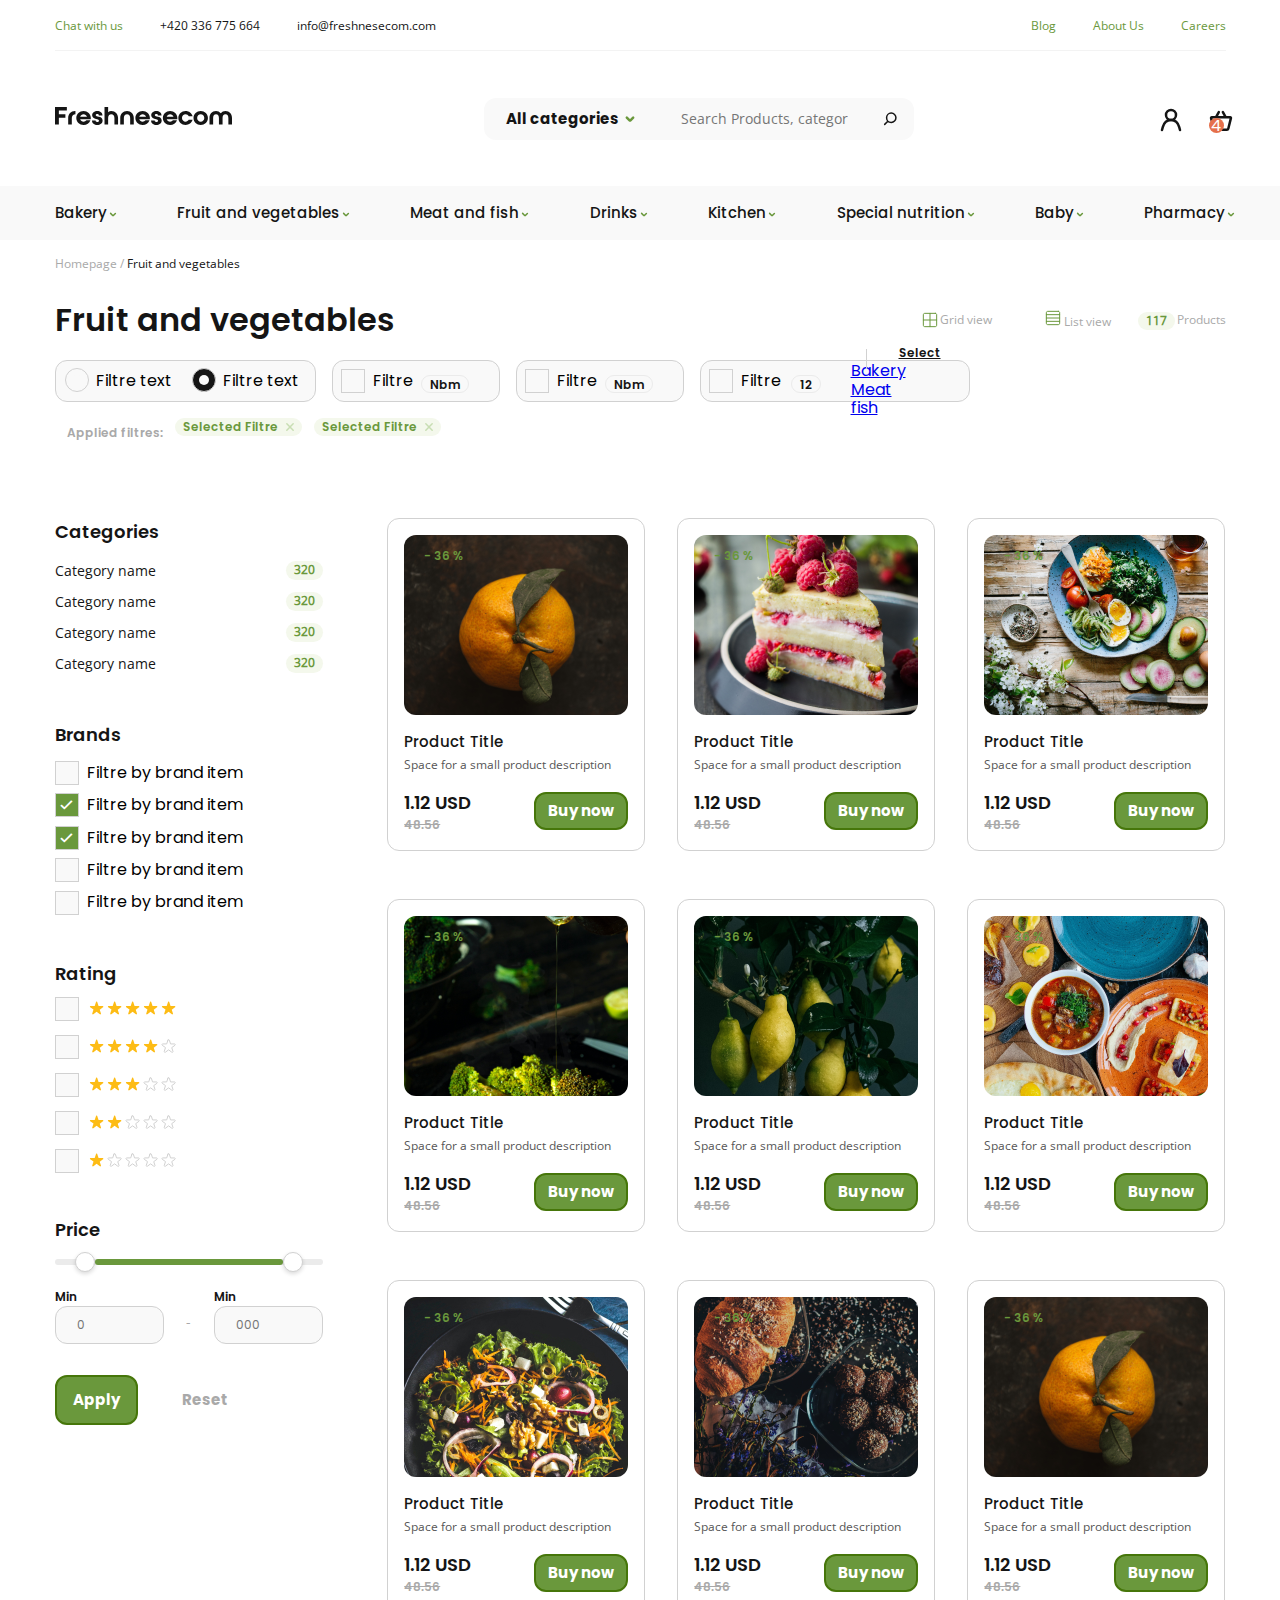
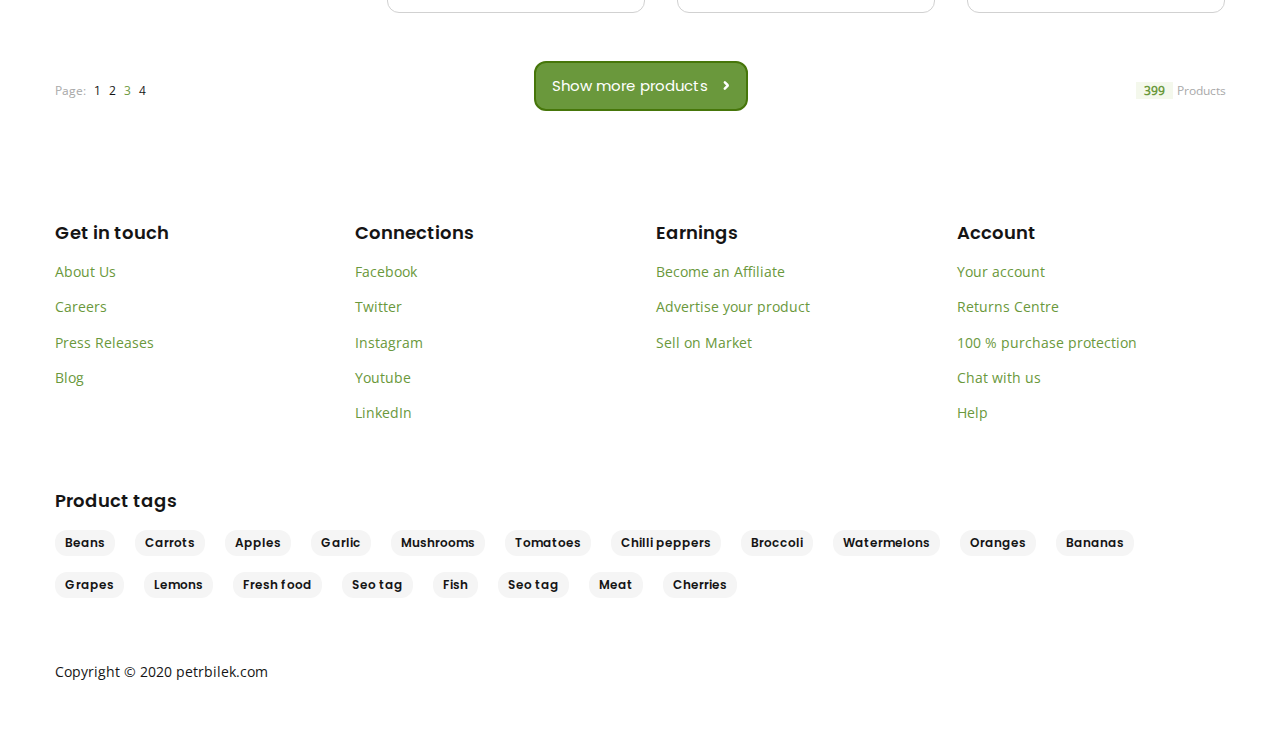
<file: vechtbl.html>
<!DOCTYPE html>
<html lang="en">
<head>
  <meta charset="UTF-8">
  <meta http-equiv="X-UA-Compatible" content="IE=edge">
  <meta name="viewport" content="width=device-width, initial-scale=1.0">
  <title>Document</title>
  <link href='https://unpkg.com/boxicons@2.0.9/css/boxicons.min.css' rel='stylesheet'>
  <link rel="stylesheet" href="css/flexboxgrid.min.css">
  <link href="https://cdn.jsdelivr.net/npm/bootstrap@5.1.3/dist/css/bootstrap.min.css" rel="stylesheet" integrity="sha384-1BmE4kWBq78iYhFldvKuhfTAU6auU8tT94WrHftjDbrCEXSU1oBoqyl2QvZ6jIW3" crossorigin="anonymous">
  <link rel="stylesheet" href="css/main.min.css">
</head>
<body>
  <div class="wrapper">
    <section id="site-header">
      <header class="site-header__all">
        <div class="site-header__container container">
          <div class="site-header__top top">
            <div class="top__elements top__el1">
              <a class="top__links" href="#">Chat with us</a>
              <a class="top__tel" href="tel:+420336775664">+420 336 775 664</a>
              <span class="top__email"><a class="top__tel"
                  href="mailto:info@freshnesecom.com">info@freshnesecom.com</a></span>
            </div>
            <div class="top__elements  top__el2">
              <a class="top__links" href="blog.html">Blog</a>
              <a class="top__links" href="#">About Us</a>
              <a class="top__links" href="#">Careers</a>
            </div>
            <div class="top__menu">
              <div class="top__bag">
                <div class="search__users">
                  <a class="search__user" href="#"></a>
                  <a class="search__bag" data-bs-toggle="offcanvas" data-bs-target="#offcanvasRight" aria-controls="offcanvasRight" href="#"></a>
                </div>
                  <div class="offcanvas offcanvas-end" tabindex="-1" id="offcanvasRight" aria-labelledby="offcanvasRightLabel">
                    <div class="offcanvas-header">
                      <h5 id="offcanvasRightLabel">shopcard</h5>
                      <button type="button" class="btn-close text-reset" data-bs-dismiss="offcanvas" aria-label="Close"></button>
                    </div>
                    <div class="offcanvas-body">
                      <div class="info-card__block-all">
                        <div class="info-card__inner-min-block info-min">
                          <div class="info-min__img">
    
                          </div>
                          <p class="info-min__text">Wishlist</p>
                          <p class="info-min__text">Compare</p>
                          <p class="info-min__text">Remove</p>
                        </div>
                        <div class="info-card__inner-block info-big">
                          <h4 class="info-big__title">Product title</h4>
                          <div class="info-big__block">
                            <div>
                              <p class="info-big__grey">Farm:</p>
                              <p class="info-big__grey">Freshness:</p>
                            </div>
                            <div>
                              <p class="info-big__black">Tharamis Farm</p>
                              <p class="info-big__black">1 day old</p>
                            </div>
                          </div>
                          <ul class="info-big__list">
                            <li class="info-big__item"><i class="bx bxs-star"></i></li>
                            <li class="info-big__item"><i class="bx bxs-star"></i></li>
                            <li class="info-big__item"><i class="bx bxs-star"></i></li>
                            <li class="info-big__item"><i class="bx bxs-star"></i></li>
                            <li class="info-big__item"><i class="bx bxs-star"></i></li>
                          </ul>
                          <div class="info-big__btns">
                            <div>
                              <h4 class="info-big__prise">36.99 USD</h4>
                              <span class="info-big__span">48.56 USD</span>
                            </div>
                            <button class="info-big__btn"><span class="info-big__btn-span">1pcs |</span> Pcs</button>
                          </div>
                        </div>
                      </div>
                      <div class="info-card__block-all">
                        <div class="info-card__inner-min-block info-min">
                          <div class="info-min__img">
    
                          </div>
                          <p class="info-min__text">Wishlist</p>
                          <p class="info-min__text">Compare</p>
                          <p class="info-min__text">Remove</p>
                        </div>
                        <div class="info-card__inner-block info-big">
                          <h4 class="info-big__title">Product title</h4>
                          <div class="info-big__block">
                            <div>
                              <p class="info-big__grey">Farm:</p>
                              <p class="info-big__grey">Freshness:</p>
                            </div>
                            <div>
                              <p class="info-big__black">Tharamis Farm</p>
                              <p class="info-big__black">1 day old</p>
                            </div>
                          </div>
                          <ul class="info-big__list">
                            <li class="info-big__item"><i class="bx bxs-star"></i></li>
                            <li class="info-big__item"><i class="bx bxs-star"></i></li>
                            <li class="info-big__item"><i class="bx bxs-star"></i></li>
                            <li class="info-big__item"><i class="bx bxs-star"></i></li>
                            <li class="info-big__item"><i class="bx bxs-star"></i></li>
                          </ul>
                          <div class="info-big__btns">
                            <div>
                              <h4 class="info-big__prise">36.99 USD</h4>
                              <span class="info-big__span">48.56 USD</span>
                            </div>
                            <button class="info-big__btn"><span class="info-big__btn-span">1pcs |</span> Pcs</button>
                          </div>
                        </div>
                      </div>
                    </div>
                  </div>
              </div>
              <button type="button" class="top__btn"><i class='bx bx-menu'></i></button>
            </div>
          </div>
          <div class="site-header__search search">
            <a class="search__logo" href="index.html">
              <img src="./img/logo.svg" alt="logo">
            </a>
            <form class="search__form" action="#" method="post">
              <ul class="search__list">
                <li class="search__drop"><button class="search__buton">All categories </button></li>
                <li class="search__item search--item1"><a class="search__link" href="#">Bakery</a></li>
                <li class="search__item search--item2"><a class="search__link" href="#">Meat</a></li>
              </ul>
              <label><input class="search__input" required type="search" placeholder="Search Products, categories ..."></label>
              <button type="submit" class="search__btn"></button>
            </form>
            <div class="search__users">
              <a class="search__user"  href="#"></a>
              <a class="search__bag" href="#"></a>
            </div>
          </div>
        </div>
        <nav class="site-header__nav nav">
          <div class="nav__container container">
            <div class="nav__all">
              <div class="nav__over">
                <ul class="nav__list">
                  <li class="nav__item">
                    <a class="nav__link" href="index.html">Bakery</a>
                    <ul class="nav__drop">
                      <li class="nav__drop-item"><a class="nav__drop-link" href="#">Bakery</a></li>
                      <li class="nav__drop-item"><a class="nav__drop-link" href="#">Meat</a></li>
                      <li class="nav__drop-item"><a class="nav__drop-link" href="#">fish</a></li>
                      <li class="nav__drop-item"><a class="nav__drop-link" href="#">Drinks</a></li>
                    </ul>
                  </li>
                  <li class="nav__item">
                    <a class="nav__link" href="vechtbl.html">Fruit and vegetables</a>
                    <ul class="nav__drop">
                      <li class="nav__drop-item"><a class="nav__drop-link" href="#">Bakery</a></li>
                      <li class="nav__drop-item"><a class="nav__drop-link" href="#">Meat</a></li>
                      <li class="nav__drop-item"><a class="nav__drop-link" href="#">fish</a></li>
                      <li class="nav__drop-item"><a class="nav__drop-link" href="#">Drinks</a></li>
                    </ul>
                  </li>
                  <li class="nav__item">
                    <a class="nav__link" href="#">Meat and fish</a>
                    <ul class="nav__drop">
                      <li class="nav__drop-item"><a class="nav__drop-link" href="#">Bakery</a></li>
                      <li class="nav__drop-item"><a class="nav__drop-link" href="#">Meat</a></li>
                      <li class="nav__drop-item"><a class="nav__drop-link" href="#">fish</a></li>
                      <li class="nav__drop-item"><a class="nav__drop-link" href="#">Drinks</a></li>
                    </ul>
                  </li>
                  <li class="nav__item">
                    <a class="nav__link" href="#">Drinks</a>
                    <ul class="nav__drop">
                      <li class="nav__drop-item"><a class="nav__drop-link" href="#">Bakery</a></li>
                      <li class="nav__drop-item"><a class="nav__drop-link" href="#">Meat</a></li>
                      <li class="nav__drop-item"><a class="nav__drop-link" href="#">fish</a></li>
                      <li class="nav__drop-item"><a class="nav__drop-link" href="#">Drinks</a></li>
                    </ul>
                  </li>
                  <li class="nav__item">
                    <a class="nav__link" href="#">Kitchen</a>
                    <ul class="nav__drop">
                      <li class="nav__drop-item"><a class="nav__drop-link" href="#">Bakery</a></li>
                      <li class="nav__drop-item"><a class="nav__drop-link" href="#">Meat</a></li>
                      <li class="nav__drop-item"><a class="nav__drop-link" href="#">fish</a></li>
                      <li class="nav__drop-item"><a class="nav__drop-link" href="#">Drinks</a></li>
                    </ul>
                  </li>
                  <li class="nav__item">
                    <a class="nav__link" href="#">Special nutrition</a>
                    <ul class="nav__drop">
                      <li class="nav__drop-item"><a class="nav__drop-link" href="#">Bakery</a></li>
                      <li class="nav__drop-item"><a class="nav__drop-link" href="#">Meat</a></li>
                      <li class="nav__drop-item"><a class="nav__drop-link" href="#">fish</a></li>
                      <li class="nav__drop-item"><a class="nav__drop-link" href="#">Drinks</a></li>
                    </ul>
                  </li>
                  <li class="nav__item">
                    <a class="nav__link" href="#">Baby</a>
                    <ul class="nav__drop">
                      <li class="nav__drop-item"><a class="nav__drop-link" href="#">Bakery</a></li>
                      <li class="nav__drop-item"><a class="nav__drop-link" href="#">Meat</a></li>
                      <li class="nav__drop-item"><a class="nav__drop-link" href="#">fish</a></li>
                      <li class="nav__drop-item"><a class="nav__drop-link" href="#">Drinks</a></li>
                    </ul>
                  </li>
                  <li class="nav__item">
                    <a class="nav__link" href="#">Pharmacy</a>
                    <ul class="nav__drop nav--drop">
                      <li class="nav__drop-item"><a class="nav__drop-link" href="#">Bakery</a></li>
                      <li class="nav__drop-item"><a class="nav__drop-link" href="#">Meat</a></li>
                      <li class="nav__drop-item"><a class="nav__drop-link" href="#">fish</a></li>
                      <li class="nav__drop-item"><a class="nav__drop-link" href="#">Drinks</a></li>
                    </ul>
                  </li>
                </ul>
                <div class="nav__form">
                  <span class="top__tele"><a class="top__tel" href="tel:+420336775664">+420 336 775 664</a></span>
                  <span class="top__emaill"><a class="top__tell"
                      href="mailto:info@freshnesecom.com">info@freshnesecom.com</a></span>
                </div>
              </div>
            </div>
          </div>
        </nav>
      </header>
    </section>
    <section id="vechtbl">
      <div class="vechtbl__hero container">
        <p class="vechtbl__path">Homepage / <span>Fruit and vegetables</span></p>
        <div class="vechtbl__titles">
          <h2 class="vechtbl__title">Fruit and vegetables</h2>
          <ul class="vechtbl__list">
            <li class="vechtbl__item"><button class="vechtbl__btns vechtbl--grid">Grid view</button></li>
            <li class="vechtbl__item"><button class="vechtbl__btns vechtbl--lst vegetables--btn-mar"><svg width="16" height="16" viewBox="0 0 16 16" fill="none" xmlns="http://www.w3.org/2000/svg">
              <path d="M13.333 1.33331H2.66634C1.92996 1.33331 1.33301 1.93027 1.33301 2.66665V13.3333C1.33301 14.0697 1.92996 14.6666 2.66634 14.6666H13.333C14.0694 14.6666 14.6663 14.0697 14.6663 13.3333V2.66665C14.6663 1.93027 14.0694 1.33331 13.333 1.33331Z" stroke="#6A983C" stroke-linecap="round" stroke-linejoin="round"/>
              <path d="M1.33301 4.66663H14.6663" stroke="#6A983C" stroke-linecap="round" stroke-linejoin="round"/>
              <path d="M1.33301 8H14.6663" stroke="#6A983C" stroke-linecap="round" stroke-linejoin="round"/>
              <path d="M1.33301 11.3333H14.6663" stroke="#6A983C" stroke-linecap="round" stroke-linejoin="round"/>
              </svg> List view</button></li>
            <li class="vechtbl__item vechtbl--pro">Products</li>
          </ul>
        </div>
        <form class="vechtbl__form" method="post" action="#">
          <div class="vechtbl__radios">
            <label class="vechtbl__lable"><input class="vechtbl__radio" type="radio" name="filter-text" id="filter-text">Filtre text</label>
            <label><input class="vechtbl__radio" type="radio" checked name="filter-text" id="filter-text">Filtre text</label>
          </div>
          <div class="vechtbl__radios">
            <label class="vechtbl__lable-check"><input class="vechtbl__check checkbox-nbm" type="checkbox" name="nbm" id="nbm"><span class="vechtbl__span"><i class='bx bx-check'></i></span>Filtre</label>
          </div>
          <div class="vechtbl__radios">
            <label class="vechtbl__lable-check"><input class="vechtbl__check checkbox-nbm" type="checkbox" name="nbm" id="nbm"><span class="vechtbl__span"><i class='bx bx-check'></i></span>Filtre</label>
          </div>
          <div class="vechtbl__radios">
            <label class="vechtbl__lable-check"><input class="vechtbl__check checkbox--num" type="checkbox" name="filter-chesk" id="filter-chesk"><span class="vechtbl__span"><i class='bx bx-check'></i></span>Filtre</label>
            <!-- <button class="vechtbl__buttons">Select</button> -->
            <div class="dropdown">
              <a class="btn btn-light vechtbl__link dropdown-toggle" href="#" role="button" id="dropdownMenuLink" data-bs-toggle="dropdown" aria-expanded="false">
                Select
              </a>
              <ul class="dropdown-menu" aria-labelledby="dropdownMenuLink">
                <li><a class="dropdown-item" href="#">Bakery</a></li>
                <li><a class="dropdown-item" href="#">Meat</a></li>
                <li><a class="dropdown-item" href="#">fish</a></li>
              </ul>
            </div>
          </div>
        </form>
        <div class="vechtbl__tags">
          <p class="vechtbl__tag">Applied filtres:</p>
          <span>Selected Filtre</span>
          <span>Selected Filtre</span>
        </div>
      </div>
    </section>
    <main>
      <section id="fruit-categry">
        <div class="fruit-categry__container container">
          <div class="fruit-category__row row">
            <div class="fruit-categry__element col-xs-12 col-lg-3">
              <div class="fruit-categry__content">
                <h2 class="fruit-categry__title">Categories</h2>
                <ul class="fruit-categry__list">
                  <li class="fruit-categry__item">Category name <span class="fruit-categry__num">320</span></li>
                  <li class="fruit-categry__item">Category name <span class="fruit-categry__num">320</span></li>
                  <li class="fruit-categry__item">Category name <span class="fruit-categry__num">320</span></li>
                  <li class="fruit-categry__item">Category name <span class="fruit-categry__num">320</span></li>
                </ul>
              </div>
              <div class="fruit-categry__brasds brands">
                <h2 class="fruit-categry__title">Brands</h2>
                <ul class="brands__list">
                  <li class="brands__item"> <label class="vechtbl__lable-check brand-checkbox"><input class="vechtbl__check" type="checkbox" name="nbm" id="nbm"><span class="vechtbl__span"><i class='bx bx-check'></i></span>Filtre by brand item</label></li>
                  <li class="brands__item"> <label class="vechtbl__lable-check brand-checkbox"><input class="vechtbl__check" checked type="checkbox" name="nbm" id="nbm"><span class="vechtbl__span"><i class='bx bx-check'></i></span>Filtre by brand item</label></li>
                  <li class="brands__item"> <label class="vechtbl__lable-check brand-checkbox"><input class="vechtbl__check" checked type="checkbox" name="nbm" id="nbm"><span class="vechtbl__span"><i class='bx bx-check'></i></span>Filtre by brand item</label></li>
                  <li class="brands__item"> <label class="vechtbl__lable-check brand-checkbox"><input class="vechtbl__check" type="checkbox" name="nbm" id="nbm"><span class="vechtbl__span"><i class='bx bx-check'></i></span>Filtre by brand item</label></li>
                  <li class="brands__item"> <label class="vechtbl__lable-check brand-checkbox"><input class="vechtbl__check" type="checkbox" name="nbm" id="nbm"><span class="vechtbl__span"><i class='bx bx-check'></i></span>Filtre by brand item</label></li>
                </ul>
              </div>
              <div class="fruit-categry__raiting raiting">
                <h2 class="fruit-categry__title">Rating</h2>
                <ul class="raiting__list">
                  <li class="raiting__item"><label class="vechtbl__lable-check raiting-checkbox"><input class="vechtbl__check" type="radio" name="nbm" id="nbm"><span class="vechtbl__span"><i class='bx bx-check'></i></span></label></li>
                  <li class="raiting__item"><label class="vechtbl__lable-check raiting-checkbox"><input class="vechtbl__check" type="radio" name="nbm" id="nbm"><span class="vechtbl__span"><i class='bx bx-check'></i></span></label></li>
                  <li class="raiting__item"><label class="vechtbl__lable-check raiting-checkbox"><input class="vechtbl__check" type="radio" name="nbm" id="nbm"><span class="vechtbl__span"><i class='bx bx-check'></i></span></label></li>
                  <li class="raiting__item"><label class="vechtbl__lable-check raiting-checkbox"><input class="vechtbl__check" type="radio" name="nbm" id="nbm"><span class="vechtbl__span"><i class='bx bx-check'></i></span></label></li>
                  <li class="raiting__item"><label class="vechtbl__lable-check raiting-checkbox"><input class="vechtbl__check" type="radio" name="nbm" id="nbm"><span class="vechtbl__span"><i class='bx bx-check'></i></span></label></li>
                </ul>
              </div>
              <div class="fruit-categry__price">
                <h2 class="fruit-categry__title">Price</h2>
                <div class="fruit-categry__range"><span class="fruit-categry__sircul"></span><span class="fruit-categry__line"></span><span class="fruit-categry__sircul"></span></div>
                <form  action="#" method="post">
                  <div class="fruit-categry__form">
                    <label class="fruit-categry__lable">
                      Min
                      <input class="fruit-categry__input" disabled placeholder="0" type="number">
                    </label>
                    <span class="fruit-categry__span">-</span>
                    <label class="fruit-categry__lable">
                      Min
                      <input class="fruit-categry__input" disabled placeholder="000" type="number">
                    </label>
                  </div>
                  <div class="fruit-categry__btns">
                    <button class="fruit-categry__sumbit" type="submit">Apply</button>
                    <button class="fruit-categry__reset" type="reset">Reset</button>
                  </div>
                </form>
              </div>
            </div>
            <div class="fruit-categry__lst elment-2 col-lg-9 col-md-12 col-xs-12">
              <div class="fruit-categry__element row">
                <div class="fruit-categry__cards col-xs-12 col-sm-6 col-md-12 col-lg-12">
                  <div class="fruit-categry__card">
                    <div class="fruit-categry__card-img">
                      <img class="fruit-categry__img" src="./img/big.jpg" alt="img">
                    </div>
                    <div class="fruit-categry__all">
                      <div class="fruit-categry__card-des">
                        <h2 class="fruit-categry__card-tiltle">Product title</h2>
                        <p class="fruit-categry__card-text">Space for a small product description </p>
                        <ul class="fruit-categry__card-lst">
                          <li class="fruit-categry__stars"><i class='bx bxs-star'></i></li>
                          <li class="fruit-categry__stars"><i class='bx bxs-star'></i></li>
                          <li class="fruit-categry__stars"><i class='bx bxs-star'></i></li>
                          <li class="fruit-categry__stars"><i class='bx bxs-star'></i></li>
                          <li class="fruit-categry__stars"><i class='bx bxs-star'></i></li>
                        </ul>
                        <div class="fruit-categry__inner-block">
                          <div class="fruit-categry__block">
                            <p class="fruit-categry__inner-text">Fresheness</p>
                            <p class="fruit-categry__inner-text">Farm</p>
                            <p class="fruit-categry__inner-text">Delivery</p>
                            <p class="fruit-categry__inner-text">Stock</p>
                          </div>
                          <div class="fruit-categry__block">
                            <p class="fruit-categry__inner-text"><span>New</span> (Extra fresh)</p>
                            <p class="fruit-categry__inner-text">Grocery Tarm Fields</p>
                            <p class="fruit-categry__inner-text">Europe</p>
                            <p class="fruit-categry__inner-text"><span>320 pcs</span></p>
                          </div>
                        </div>
                      </div>
                      <div class="fruit-categry__card-des">
                        <h2 class="fruit-categry__card-tiltle senes">36.99 USD</h2>
                        <span class="fruit-categry__senes">48.56</span>
                        <p class="fruit-categry__senes-bold">Free Shipping</p>
                        <p class="fruit-categry__senes-reglr">Delivery in 1 day</p>
                        <div class="fruit-categry__buttons">
                          <a class="fruit-categry__senes-btn card--btn" href="#">Product Detail</a>
                          <a class="fruit-categry__senes-btns" href="#">Add to wish list</a>
                        </div>
                      </div>
                    </div>
                  </div>
                </div>
                <div class="fruit-categry__cards col-xs-12 col-sm-6 col-md-12 col-lg-12">
                  <div class="fruit-categry__card">
                    <div class="fruit-categry__card-img">
                      <img class="fruit-categry__img" src="./img/pro1.png" alt="img">
                    </div>
                    <div class="fruit-categry__all">
                      <div class="fruit-categry__card-des">
                        <h2 class="fruit-categry__card-tiltle">Product title</h2>
                        <p class="fruit-categry__card-text">Space for a small product description </p>
                        <ul class="fruit-categry__card-lst">
                          <li class="fruit-categry__stars"><i class='bx bxs-star'></i></li>
                          <li class="fruit-categry__stars"><i class='bx bxs-star'></i></li>
                          <li class="fruit-categry__stars"><i class='bx bxs-star'></i></li>
                          <li class="fruit-categry__stars"><i class='bx bxs-star'></i></li>
                          <li class="fruit-categry__stars"><i class='bx bxs-star'></i></li>
                        </ul>
                        <div class="fruit-categry__inner-block">
                          <div class="fruit-categry__block">
                            <p class="fruit-categry__inner-text">Fresheness</p>
                            <p class="fruit-categry__inner-text">Farm</p>
                            <p class="fruit-categry__inner-text">Delivery</p>
                            <p class="fruit-categry__inner-text">Stock</p>
                          </div>
                          <div class="fruit-categry__block">
                            <p class="fruit-categry__inner-text"><span>New</span> (Extra fresh)</p>
                            <p class="fruit-categry__inner-text">Grocery Tarm Fields</p>
                            <p class="fruit-categry__inner-text">Europe</p>
                            <p class="fruit-categry__inner-text"><span>320 pcs</span></p>
                          </div>
                        </div>
                      </div>
                      <div class="fruit-categry__card-des">
                        <h2 class="fruit-categry__card-tiltle senes">36.99 USD</h2>
                        <span class="fruit-categry__senes">48.56</span>
                        <p class="fruit-categry__senes-bold">Free Shipping</p>
                        <p class="fruit-categry__senes-reglr">Delivery in 1 day</p>
                        <div class="fruit-categry__buttons">
                          <a class="fruit-categry__senes-btn card--btn" href="#">Product Detail</a>
                          <a class="fruit-categry__senes-btns" href="#">Add to wish list</a>
                        </div>
                      </div>
                    </div>
                  </div>
                </div>
                <div class="fruit-categry__cards col-xs-12 col-sm-6 col-md-12 col-lg-12">
                  <div class="fruit-categry__card">
                    <div class="fruit-categry__card-img">
                      <img class="fruit-categry__img" src="./img/pro2.png" alt="img">
                    </div>
                    <div class="fruit-categry__all">
                      <div class="fruit-categry__card-des">
                        <h2 class="fruit-categry__card-tiltle">Product title</h2>
                        <p class="fruit-categry__card-text">Space for a small product description </p>
                        <ul class="fruit-categry__card-lst">
                          <li class="fruit-categry__stars"><i class='bx bxs-star'></i></li>
                          <li class="fruit-categry__stars"><i class='bx bxs-star'></i></li>
                          <li class="fruit-categry__stars"><i class='bx bxs-star'></i></li>
                          <li class="fruit-categry__stars"><i class='bx bxs-star'></i></li>
                          <li class="fruit-categry__stars"><i class='bx bxs-star'></i></li>
                        </ul>
                        <div class="fruit-categry__inner-block">
                          <div class="fruit-categry__block">
                            <p class="fruit-categry__inner-text">Fresheness</p>
                            <p class="fruit-categry__inner-text">Farm</p>
                            <p class="fruit-categry__inner-text">Delivery</p>
                            <p class="fruit-categry__inner-text">Stock</p>
                          </div>
                          <div class="fruit-categry__block">
                            <p class="fruit-categry__inner-text"><span>New</span> (Extra fresh)</p>
                            <p class="fruit-categry__inner-text">Grocery Tarm Fields</p>
                            <p class="fruit-categry__inner-text">Europe</p>
                            <p class="fruit-categry__inner-text"><span>320 pcs</span></p>
                          </div>
                        </div>
                      </div>
                      <div class="fruit-categry__card-des">
                        <h2 class="fruit-categry__card-tiltle senes">36.99 USD</h2>
                        <span class="fruit-categry__senes">48.56</span>
                        <p class="fruit-categry__senes-bold">Free Shipping</p>
                        <p class="fruit-categry__senes-reglr">Delivery in 1 day</p>
                        <div class="fruit-categry__buttons">
                          <a class="fruit-categry__senes-btn card--btn" href="#">Product Detail</a>
                          <a class="fruit-categry__senes-btns" href="#">Add to wish list</a>
                        </div>
                      </div>
                    </div>
                  </div>
                </div>
                <div class="fruit-categry__cards col-xs-12 col-sm-6 col-md-12 col-lg-12">
                  <div class="fruit-categry__card">
                    <div class="fruit-categry__card-img">
                      <img class="fruit-categry__img" src="./img/pro5.png" alt="img">
                    </div>
                    <div class="fruit-categry__all">
                      <div class="fruit-categry__card-des">
                        <h2 class="fruit-categry__card-tiltle">Product title</h2>
                        <p class="fruit-categry__card-text">Space for a small product description </p>
                        <ul class="fruit-categry__card-lst">
                          <li class="fruit-categry__stars"><i class='bx bxs-star'></i></li>
                          <li class="fruit-categry__stars"><i class='bx bxs-star'></i></li>
                          <li class="fruit-categry__stars"><i class='bx bxs-star'></i></li>
                          <li class="fruit-categry__stars"><i class='bx bxs-star'></i></li>
                          <li class="fruit-categry__stars"><i class='bx bxs-star'></i></li>
                        </ul>
                        <div class="fruit-categry__inner-block">
                          <div class="fruit-categry__block">
                            <p class="fruit-categry__inner-text">Fresheness</p>
                            <p class="fruit-categry__inner-text">Farm</p>
                            <p class="fruit-categry__inner-text">Delivery</p>
                            <p class="fruit-categry__inner-text">Stock</p>
                          </div>
                          <div class="fruit-categry__block">
                            <p class="fruit-categry__inner-text"><span>New</span> (Extra fresh)</p>
                            <p class="fruit-categry__inner-text">Grocery Tarm Fields</p>
                            <p class="fruit-categry__inner-text">Europe</p>
                            <p class="fruit-categry__inner-text"><span>320 pcs</span></p>
                          </div>
                        </div>
                      </div>
                      <div class="fruit-categry__card-des">
                        <h2 class="fruit-categry__card-tiltle senes">36.99 USD</h2>
                        <span class="fruit-categry__senes">48.56</span>
                        <p class="fruit-categry__senes-bold">Free Shipping</p>
                        <p class="fruit-categry__senes-reglr">Delivery in 1 day</p>
                        <div class="fruit-categry__buttons">
                          <a class="fruit-categry__senes-btn card--btn" href="#">Product Detail</a>
                          <a class="fruit-categry__senes-btns" href="#">Add to wish list</a>
                        </div>
                      </div>
                    </div>
                  </div>
                </div>
              </div>
            </div>
            <div class="fruit-categry__elements grid row col-lg-9 col-xs-12">
              <div class="products__item fruit--card col-xs-12 col-lg-4 col-md-4 col-sm-6">
                <div class="products__elements">
                  <div class="products__img"><img class="product__img" src="./img/pro1.png" alt="img"><span class="products__sale">- 36 %</span></div>
                  <h2 class="products__title">Product Title</h2>
                  <p class="products__text">Space for a small product description </p>
                  <div class="products__prises">
                    <div class="products__pris">
                      <span class="products__prise">1.12 USD</span>
                      <span class="products__sales">48.56</span>
                    </div>
                    <a class="products__btn" href="detail.html">Buy now</a>
                  </div>
                </div>
              </div>
              <div class="products__item fruit--card col-xs-12 col-lg-4 col-md-4 col-sm-6">
                <div class="products__elements">
                  <div class="products__img"><img class="product__img" src="./img/pro2.png" alt="img"><span class="products__sale">- 36 %</span></div>
                  <h2 class="products__title">Product Title</h2>
                  <p class="products__text">Space for a small product description </p>
                  <div class="products__prises">
                    <div class="products__pris">
                      <span class="products__prise">1.12 USD</span>
                      <span class="products__sales">48.56</span>
                    </div>
                    <a class="products__btn" href="detail.html">Buy now</a>
                  </div>
                </div>
              </div>
              <div class="products__item fruit--card col-xs-12 col-lg-4 col-md-4 col-sm-6">
                <div class="products__elements">
                  <div class="products__img"><img class="product__img" src="./img/pro3.png" alt="img"><span class="products__sale">- 36 %</span></div>
                  <h2 class="products__title">Product Title</h2>
                  <p class="products__text">Space for a small product description </p>
                  <div class="products__prises">
                    <div class="products__pris">
                      <span class="products__prise">1.12 USD</span>
                      <span class="products__sales">48.56</span>
                    </div>
                    <a class="products__btn" href="detail.html">Buy now</a>
                  </div>
                </div>
              </div>
              <div class="products__item fruit--card col-xs-12 col-lg-4 col-md-4 col-sm-6">
                <div class="products__elements">
                  <div class="products__img"><img class="product__img" src="./img/pro4.png" alt="img"><span class="products__sale">- 36 %</span></div>
                  <h2 class="products__title">Product Title</h2>
                  <p class="products__text">Space for a small product description </p>
                  <div class="products__prises">
                    <div class="products__pris">
                      <span class="products__prise">1.12 USD</span>
                      <span class="products__sales">48.56</span>
                    </div>
                    <a class="products__btn" href="detail.html">Buy now</a>
                  </div>
                </div>
              </div>
              <div class="products__item fruit--card col-xs-12 col-lg-4 col-md-4 col-sm-6">
                <div class="products__elements">
                  <div class="products__img"><img class="product__img" src="./img/pro5.png" alt="img"><span class="products__sale">- 36 %</span></div>
                  <h2 class="products__title">Product Title</h2>
                  <p class="products__text">Space for a small product description </p>
                  <div class="products__prises">
                    <div class="products__pris">
                      <span class="products__prise">1.12 USD</span>
                      <span class="products__sales">48.56</span>
                    </div>
                    <a class="products__btn" href="detail.html">Buy now</a>
                  </div>
                </div>
              </div>
              <div class="products__item fruit--card col-xs-12 col-lg-4 col-md-4 col-sm-6">
                <div class="products__elements">
                  <div class="products__img"><img class="product__img" src="./img/pro6.png" alt="img"><span class="products__sale">- 36 %</span></div>
                  <h2 class="products__title">Product Title</h2>
                  <p class="products__text">Space for a small product description </p>
                  <div class="products__prises">
                    <div class="products__pris">
                      <span class="products__prise">1.12 USD</span>
                      <span class="products__sales">48.56</span>
                    </div>
                    <a class="products__btn" href="detail.html">Buy now</a>
                  </div>
                </div>
              </div>
              <div class="products__item fruit--card col-xs-12 col-lg-4 col-md-4 col-sm-6">
                <div class="products__elements">
                  <div class="products__img"><img class="product__img" src="./img/pro7.png" alt="img"><span class="products__sale">- 36 %</span></div>
                  <h2 class="products__title">Product Title</h2>
                  <p class="products__text">Space for a small product description </p>
                  <div class="products__prises">
                    <div class="products__pris">
                      <span class="products__prise">1.12 USD</span>
                      <span class="products__sales">48.56</span>
                    </div>
                    <a class="products__btn" href="detail.html">Buy now</a>
                  </div>
                </div>
              </div>
              <div class="products__item fruit--card col-xs-12 col-lg-4 col-md-4 col-sm-6">
                <div class="products__elements">
                  <div class="products__img"><img class="product__img" src="./img/pro8.png" alt="img"><span class="products__sale">- 36 %</span></div>
                  <h2 class="products__title">Product Title</h2>
                  <p class="products__text">Space for a small product description </p>
                  <div class="products__prises">
                    <div class="products__pris">
                      <span class="products__prise">1.12 USD</span>
                      <span class="products__sales">48.56</span>
                    </div>
                    <a class="products__btn" href="detail.html">Buy now</a>
                  </div>
                </div>
              </div>
              <div class="products__item fruit--card col-xs-12 col-lg-4 col-md-4 col-sm-6">
                <div class="products__elements">
                  <div class="products__img"><img class="product__img" src="./img/pro1.png" alt="img"><span class="products__sale">- 36 %</span></div>
                  <h2 class="products__title">Product Title</h2>
                  <p class="products__text">Space for a small product description </p>
                  <div class="products__prises">
                    <div class="products__pris">
                      <span class="products__prise">1.12 USD</span>
                      <span class="products__sales">48.56</span>
                    </div>
                    <a class="products__btn" href="detail.html">Buy now</a>
                  </div>
                </div>
              </div>
            </div>
          </div>
          <div class="fruit-categry__pages pages">
            <div class="pages__pag">
              <p class="pages__pag">Page:</p> 
              <span class="pages__span">1</span>
              <span class="pages__span">2</span>
              <span class="pages__span">3</span>
              <span class="pages__span">4</span>
            </div>
            <a class="fruit-categry__senes-btn card--btn" href="#">Show more products</a>
            <p class="pages__text">Products</p>
          </div>
        </div>
      </section>
    </main>
  </div>

  <footer id="site-footer">
    <div class="site-footer__container container">
      <div class="site-footer__link-block link-block">
        <div class="link-block__row row">
          <div class="link-block__elements col-xs-6 col-sm-3 col-md-3 col-lg-3">
            <div class="link-block__block">
              <h3 class="link-block__title">Get in touch</h3>
              <ul class="link-block__list">
                <li class="link-block__item"><a class="link-block__link" href="#">About Us</a></li>
                <li class="link-block__item"><a class="link-block__link" href="#">Careers</a></li>
                <li class="link-block__item"><a class="link-block__link" href="#">Press Releases</a></li>
                <li class="link-block__item"><a class="link-block__link" href="#">Blog</a></li>
              </ul>
            </div>
          </div>
          <div class="link-block__elements col-xs-6 col-sm-3 col-md-3 col-lg-3">
            <div class="link-block__block">
              <h3 class="link-block__title">Connections</h3>
              <ul class="link-block__list">
                <li class="link-block__item"><a class="link-block__link" target="_blank" href="#">Facebook</a></li>
                <li class="link-block__item"><a class="link-block__link" target="_blank" href="#">Twitter</a></li>
                <li class="link-block__item"><a class="link-block__link" target="_blank" href="#">Instagram</a></li>
                <li class="link-block__item"><a class="link-block__link" target="_blank" href="#">Youtube</a></li>
                <li class="link-block__item"><a class="link-block__link" target="_blank" href="#">LinkedIn</a></li>
              </ul>
            </div>
          </div>
          <div class="link-block__elements col-xs-6 col-sm-3 col-md-3 col-lg-3">
            <div class="link-block__block">
              <h3 class="link-block__title">Earnings</h3>
              <ul class="link-block__list">
                <li class="link-block__item"><a class="link-block__link" href="#">Become an Affiliate</a></li>
                <li class="link-block__item"><a class="link-block__link" href="#">Advertise your product</a></li>
                <li class="link-block__item"><a class="link-block__link" href="#">Sell on Market</a></li>
              </ul>
            </div>
          </div>
          <div class="link-block__elements col-xs-6 col-sm-3 col-md-3 col-lg-3">
            <div class="link-block__block">
              <h3 class="link-block__title">Account</h3>
              <ul class="link-block__list">
                <li class="link-block__item"><a class="link-block__link" href="#">Your account</a></li>
                <li class="link-block__item"><a class="link-block__link" href="#">Returns Centre</a></li>
                <li class="link-block__item"><a class="link-block__link" href="#">100 % purchase protection</a></li>
                <li class="link-block__item"><a class="link-block__link" href="#">Chat with us</a></li>
                <li class="link-block__item"><a class="link-block__link" href="#">Help</a></li>
              </ul>
            </div>
          </div>
        </div>
      </div>
      <div class="site-footer__tag-block tag-block">
        <h3 class="link-block__title">Product tags</h3>
        <div class="tag-block__row">
          <a class="tag-block__link" href="#">Beans</a>
          <a class="tag-block__link" href="#">Carrots</a>
          <a class="tag-block__link" href="#">Apples</a>
          <a class="tag-block__link" href="#">Garlic</a>
          <a class="tag-block__link" href="#">Mushrooms</a>
          <a class="tag-block__link" href="#">Tomatoes</a>
          <a class="tag-block__link" href="#">Chilli peppers</a>
          <a class="tag-block__link" href="#">Broccoli</a>
          <a class="tag-block__link" href="#">Watermelons</a>
          <a class="tag-block__link" href="#">Oranges</a>
          <a class="tag-block__link" href="#">Bananas</a>
          <a class="tag-block__link" href="#">Grapes</a>
          <a class="tag-block__link" href="#">Lemons</a>
          <a class="tag-block__link" href="#">Fresh food</a>
          <a class="tag-block__link" href="#">Seo tag</a>
          <a class="tag-block__link" href="#">Fish</a>
          <a class="tag-block__link" href="#">Seo tag</a>
          <a class="tag-block__link" href="#">Meat</a>
          <a class="tag-block__link" href="#">Cherries</a>
        </div>
      </div>
      <p class="site-footer__text">Copyright © 2020 petrbilek.com</p>
    </div>
  </footer>
  <script src="https://cdn.jsdelivr.net/npm/bootstrap@5.1.3/dist/js/bootstrap.bundle.min.js" integrity="sha384-ka7Sk0Gln4gmtz2MlQnikT1wXgYsOg+OMhuP+IlRH9sENBO0LRn5q+8nbTov4+1p" crossorigin="anonymous"></script>
  <script src="./js/jquery.js"></script>
  <script src="./js/slick.min.js"></script>
  <script src="./js/script.js"></script>
  <script src="js/main.js"></script>
</body>
</html>
</file>
<file: css/flexboxgrid.min.css>
.container-fluid{margin-right:auto;margin-left:auto;padding-right:2rem;padding-left:2rem}.row{box-sizing:border-box;display:-ms-flexbox;display:-webkit-box;display:flex;-ms-flex:0 1 auto;-webkit-box-flex:0;flex:0 1 auto;-ms-flex-direction:row;-webkit-box-orient:horizontal;-webkit-box-direction:normal;flex-direction:row;-ms-flex-wrap:wrap;flex-wrap:wrap;margin-right:-1rem;margin-left:-1rem}.row.reverse{-ms-flex-direction:row-reverse;-webkit-box-orient:horizontal;-webkit-box-direction:reverse;flex-direction:row-reverse}.col.reverse{-ms-flex-direction:column-reverse;-webkit-box-orient:vertical;-webkit-box-direction:reverse;flex-direction:column-reverse}.col-xs,.col-xs-1,.col-xs-10,.col-xs-11,.col-xs-12,.col-xs-2,.col-xs-3,.col-xs-4,.col-xs-5,.col-xs-6,.col-xs-7,.col-xs-8,.col-xs-9{box-sizing:border-box;-ms-flex:0 0 auto;-webkit-box-flex:0;flex:0 0 auto;padding-right:1rem;padding-left:1rem}.col-xs{-webkit-flex-grow:1;-ms-flex-positive:1;-webkit-box-flex:1;flex-grow:1;-ms-flex-preferred-size:0;flex-basis:0;max-width:100%}.col-xs-1{-ms-flex-preferred-size:8.333%;flex-basis:8.333%;max-width:8.333%}.col-xs-2{-ms-flex-preferred-size:16.667%;flex-basis:16.667%;max-width:16.667%}.col-xs-3{-ms-flex-preferred-size:25%;flex-basis:25%;max-width:25%}.col-xs-4{-ms-flex-preferred-size:33.333%;flex-basis:33.333%;max-width:33.333%}.col-xs-5{-ms-flex-preferred-size:41.667%;flex-basis:41.667%;max-width:41.667%}.col-xs-6{-ms-flex-preferred-size:50%;flex-basis:50%;max-width:50%}.col-xs-7{-ms-flex-preferred-size:58.333%;flex-basis:58.333%;max-width:58.333%}.col-xs-8{-ms-flex-preferred-size:66.667%;flex-basis:66.667%;max-width:66.667%}.col-xs-9{-ms-flex-preferred-size:75%;flex-basis:75%;max-width:75%}.col-xs-10{-ms-flex-preferred-size:83.333%;flex-basis:83.333%;max-width:83.333%}.col-xs-11{-ms-flex-preferred-size:91.667%;flex-basis:91.667%;max-width:91.667%}.col-xs-12{-ms-flex-preferred-size:100%;flex-basis:100%;max-width:100%}.col-xs-offset-1{margin-left:8.333%}.col-xs-offset-2{margin-left:16.667%}.col-xs-offset-3{margin-left:25%}.col-xs-offset-4{margin-left:33.333%}.col-xs-offset-5{margin-left:41.667%}.col-xs-offset-6{margin-left:50%}.col-xs-offset-7{margin-left:58.333%}.col-xs-offset-8{margin-left:66.667%}.col-xs-offset-9{margin-left:75%}.col-xs-offset-10{margin-left:83.333%}.col-xs-offset-11{margin-left:91.667%}.start-xs{-ms-flex-pack:start;-webkit-box-pack:start;justify-content:flex-start;text-align:start}.center-xs{-ms-flex-pack:center;-webkit-box-pack:center;justify-content:center;text-align:center}.end-xs{-ms-flex-pack:end;-webkit-box-pack:end;justify-content:flex-end;text-align:end}.top-xs{-ms-flex-align:start;-webkit-box-align:start;align-items:flex-start}.middle-xs{-ms-flex-align:center;-webkit-box-align:center;align-items:center}.bottom-xs{-ms-flex-align:end;-webkit-box-align:end;align-items:flex-end}.around-xs{-ms-flex-pack:distribute;justify-content:space-around}.between-xs{-ms-flex-pack:justify;-webkit-box-pack:justify;justify-content:space-between}.first-xs{-ms-flex-order:-1;-webkit-box-ordinal-group:0;order:-1}.last-xs{-ms-flex-order:1;-webkit-box-ordinal-group:2;order:1}@media only screen and (min-width:48em){.container{width:46rem}.col-sm,.col-sm-1,.col-sm-10,.col-sm-11,.col-sm-12,.col-sm-2,.col-sm-3,.col-sm-4,.col-sm-5,.col-sm-6,.col-sm-7,.col-sm-8,.col-sm-9{box-sizing:border-box;-ms-flex:0 0 auto;-webkit-box-flex:0;flex:0 0 auto;padding-right:1rem;padding-left:1rem}.col-sm{-webkit-flex-grow:1;-ms-flex-positive:1;-webkit-box-flex:1;flex-grow:1;-ms-flex-preferred-size:0;flex-basis:0;max-width:100%}.col-sm-1{-ms-flex-preferred-size:8.333%;flex-basis:8.333%;max-width:8.333%}.col-sm-2{-ms-flex-preferred-size:16.667%;flex-basis:16.667%;max-width:16.667%}.col-sm-3{-ms-flex-preferred-size:25%;flex-basis:25%;max-width:25%}.col-sm-4{-ms-flex-preferred-size:33.333%;flex-basis:33.333%;max-width:33.333%}.col-sm-5{-ms-flex-preferred-size:41.667%;flex-basis:41.667%;max-width:41.667%}.col-sm-6{-ms-flex-preferred-size:50%;flex-basis:50%;max-width:50%}.col-sm-7{-ms-flex-preferred-size:58.333%;flex-basis:58.333%;max-width:58.333%}.col-sm-8{-ms-flex-preferred-size:66.667%;flex-basis:66.667%;max-width:66.667%}.col-sm-9{-ms-flex-preferred-size:75%;flex-basis:75%;max-width:75%}.col-sm-10{-ms-flex-preferred-size:83.333%;flex-basis:83.333%;max-width:83.333%}.col-sm-11{-ms-flex-preferred-size:91.667%;flex-basis:91.667%;max-width:91.667%}.col-sm-12{-ms-flex-preferred-size:100%;flex-basis:100%;max-width:100%}.col-sm-offset-1{margin-left:8.333%}.col-sm-offset-2{margin-left:16.667%}.col-sm-offset-3{margin-left:25%}.col-sm-offset-4{margin-left:33.333%}.col-sm-offset-5{margin-left:41.667%}.col-sm-offset-6{margin-left:50%}.col-sm-offset-7{margin-left:58.333%}.col-sm-offset-8{margin-left:66.667%}.col-sm-offset-9{margin-left:75%}.col-sm-offset-10{margin-left:83.333%}.col-sm-offset-11{margin-left:91.667%}.start-sm{-ms-flex-pack:start;-webkit-box-pack:start;justify-content:flex-start;text-align:start}.center-sm{-ms-flex-pack:center;-webkit-box-pack:center;justify-content:center;text-align:center}.end-sm{-ms-flex-pack:end;-webkit-box-pack:end;justify-content:flex-end;text-align:end}.top-sm{-ms-flex-align:start;-webkit-box-align:start;align-items:flex-start}.middle-sm{-ms-flex-align:center;-webkit-box-align:center;align-items:center}.bottom-sm{-ms-flex-align:end;-webkit-box-align:end;align-items:flex-end}.around-sm{-ms-flex-pack:distribute;justify-content:space-around}.between-sm{-ms-flex-pack:justify;-webkit-box-pack:justify;justify-content:space-between}.first-sm{-ms-flex-order:-1;-webkit-box-ordinal-group:0;order:-1}.last-sm{-ms-flex-order:1;-webkit-box-ordinal-group:2;order:1}}@media only screen and (min-width:62em){.container{width:61rem}.col-md,.col-md-1,.col-md-10,.col-md-11,.col-md-12,.col-md-2,.col-md-3,.col-md-4,.col-md-5,.col-md-6,.col-md-7,.col-md-8,.col-md-9{box-sizing:border-box;-ms-flex:0 0 auto;-webkit-box-flex:0;flex:0 0 auto;padding-right:1rem;padding-left:1rem}.col-md{-webkit-flex-grow:1;-ms-flex-positive:1;-webkit-box-flex:1;flex-grow:1;-ms-flex-preferred-size:0;flex-basis:0;max-width:100%}.col-md-1{-ms-flex-preferred-size:8.333%;flex-basis:8.333%;max-width:8.333%}.col-md-2{-ms-flex-preferred-size:16.667%;flex-basis:16.667%;max-width:16.667%}.col-md-3{-ms-flex-preferred-size:25%;flex-basis:25%;max-width:25%}.col-md-4{-ms-flex-preferred-size:33.333%;flex-basis:33.333%;max-width:33.333%}.col-md-5{-ms-flex-preferred-size:41.667%;flex-basis:41.667%;max-width:41.667%}.col-md-6{-ms-flex-preferred-size:50%;flex-basis:50%;max-width:50%}.col-md-7{-ms-flex-preferred-size:58.333%;flex-basis:58.333%;max-width:58.333%}.col-md-8{-ms-flex-preferred-size:66.667%;flex-basis:66.667%;max-width:66.667%}.col-md-9{-ms-flex-preferred-size:75%;flex-basis:75%;max-width:75%}.col-md-10{-ms-flex-preferred-size:83.333%;flex-basis:83.333%;max-width:83.333%}.col-md-11{-ms-flex-preferred-size:91.667%;flex-basis:91.667%;max-width:91.667%}.col-md-12{-ms-flex-preferred-size:100%;flex-basis:100%;max-width:100%}.col-md-offset-1{margin-left:8.333%}.col-md-offset-2{margin-left:16.667%}.col-md-offset-3{margin-left:25%}.col-md-offset-4{margin-left:33.333%}.col-md-offset-5{margin-left:41.667%}.col-md-offset-6{margin-left:50%}.col-md-offset-7{margin-left:58.333%}.col-md-offset-8{margin-left:66.667%}.col-md-offset-9{margin-left:75%}.col-md-offset-10{margin-left:83.333%}.col-md-offset-11{margin-left:91.667%}.start-md{-ms-flex-pack:start;-webkit-box-pack:start;justify-content:flex-start;text-align:start}.center-md{-ms-flex-pack:center;-webkit-box-pack:center;justify-content:center;text-align:center}.end-md{-ms-flex-pack:end;-webkit-box-pack:end;justify-content:flex-end;text-align:end}.top-md{-ms-flex-align:start;-webkit-box-align:start;align-items:flex-start}.middle-md{-ms-flex-align:center;-webkit-box-align:center;align-items:center}.bottom-md{-ms-flex-align:end;-webkit-box-align:end;align-items:flex-end}.around-md{-ms-flex-pack:distribute;justify-content:space-around}.between-md{-ms-flex-pack:justify;-webkit-box-pack:justify;justify-content:space-between}.first-md{-ms-flex-order:-1;-webkit-box-ordinal-group:0;order:-1}.last-md{-ms-flex-order:1;-webkit-box-ordinal-group:2;order:1}}@media only screen and (min-width:75em){.container{width:71rem}.col-lg,.col-lg-1,.col-lg-10,.col-lg-11,.col-lg-12,.col-lg-2,.col-lg-3,.col-lg-4,.col-lg-5,.col-lg-6,.col-lg-7,.col-lg-8,.col-lg-9{box-sizing:border-box;-ms-flex:0 0 auto;-webkit-box-flex:0;flex:0 0 auto;padding-right:1rem;padding-left:1rem}.col-lg{-webkit-flex-grow:1;-ms-flex-positive:1;-webkit-box-flex:1;flex-grow:1;-ms-flex-preferred-size:0;flex-basis:0;max-width:100%}.col-lg-1{-ms-flex-preferred-size:8.333%;flex-basis:8.333%;max-width:8.333%}.col-lg-2{-ms-flex-preferred-size:16.667%;flex-basis:16.667%;max-width:16.667%}.col-lg-3{-ms-flex-preferred-size:25%;flex-basis:25%;max-width:25%}.col-lg-4{-ms-flex-preferred-size:33.333%;flex-basis:33.333%;max-width:33.333%}.col-lg-5{-ms-flex-preferred-size:41.667%;flex-basis:41.667%;max-width:41.667%}.col-lg-6{-ms-flex-preferred-size:50%;flex-basis:50%;max-width:50%}.col-lg-7{-ms-flex-preferred-size:58.333%;flex-basis:58.333%;max-width:58.333%}.col-lg-8{-ms-flex-preferred-size:66.667%;flex-basis:66.667%;max-width:66.667%}.col-lg-9{-ms-flex-preferred-size:75%;flex-basis:75%;max-width:75%}.col-lg-10{-ms-flex-preferred-size:83.333%;flex-basis:83.333%;max-width:83.333%}.col-lg-11{-ms-flex-preferred-size:91.667%;flex-basis:91.667%;max-width:91.667%}.col-lg-12{-ms-flex-preferred-size:100%;flex-basis:100%;max-width:100%}.col-lg-offset-1{margin-left:8.333%}.col-lg-offset-2{margin-left:16.667%}.col-lg-offset-3{margin-left:25%}.col-lg-offset-4{margin-left:33.333%}.col-lg-offset-5{margin-left:41.667%}.col-lg-offset-6{margin-left:50%}.col-lg-offset-7{margin-left:58.333%}.col-lg-offset-8{margin-left:66.667%}.col-lg-offset-9{margin-left:75%}.col-lg-offset-10{margin-left:83.333%}.col-lg-offset-11{margin-left:91.667%}.start-lg{-ms-flex-pack:start;-webkit-box-pack:start;justify-content:flex-start;text-align:start}.center-lg{-ms-flex-pack:center;-webkit-box-pack:center;justify-content:center;text-align:center}.end-lg{-ms-flex-pack:end;-webkit-box-pack:end;justify-content:flex-end;text-align:end}.top-lg{-ms-flex-align:start;-webkit-box-align:start;align-items:flex-start}.middle-lg{-ms-flex-align:center;-webkit-box-align:center;align-items:center}.bottom-lg{-ms-flex-align:end;-webkit-box-align:end;align-items:flex-end}.around-lg{-ms-flex-pack:distribute;justify-content:space-around}.between-lg{-ms-flex-pack:justify;-webkit-box-pack:justify;justify-content:space-between}.first-lg{-ms-flex-order:-1;-webkit-box-ordinal-group:0;order:-1}.last-lg{-ms-flex-order:1;-webkit-box-ordinal-group:2;order:1}}
</file>
